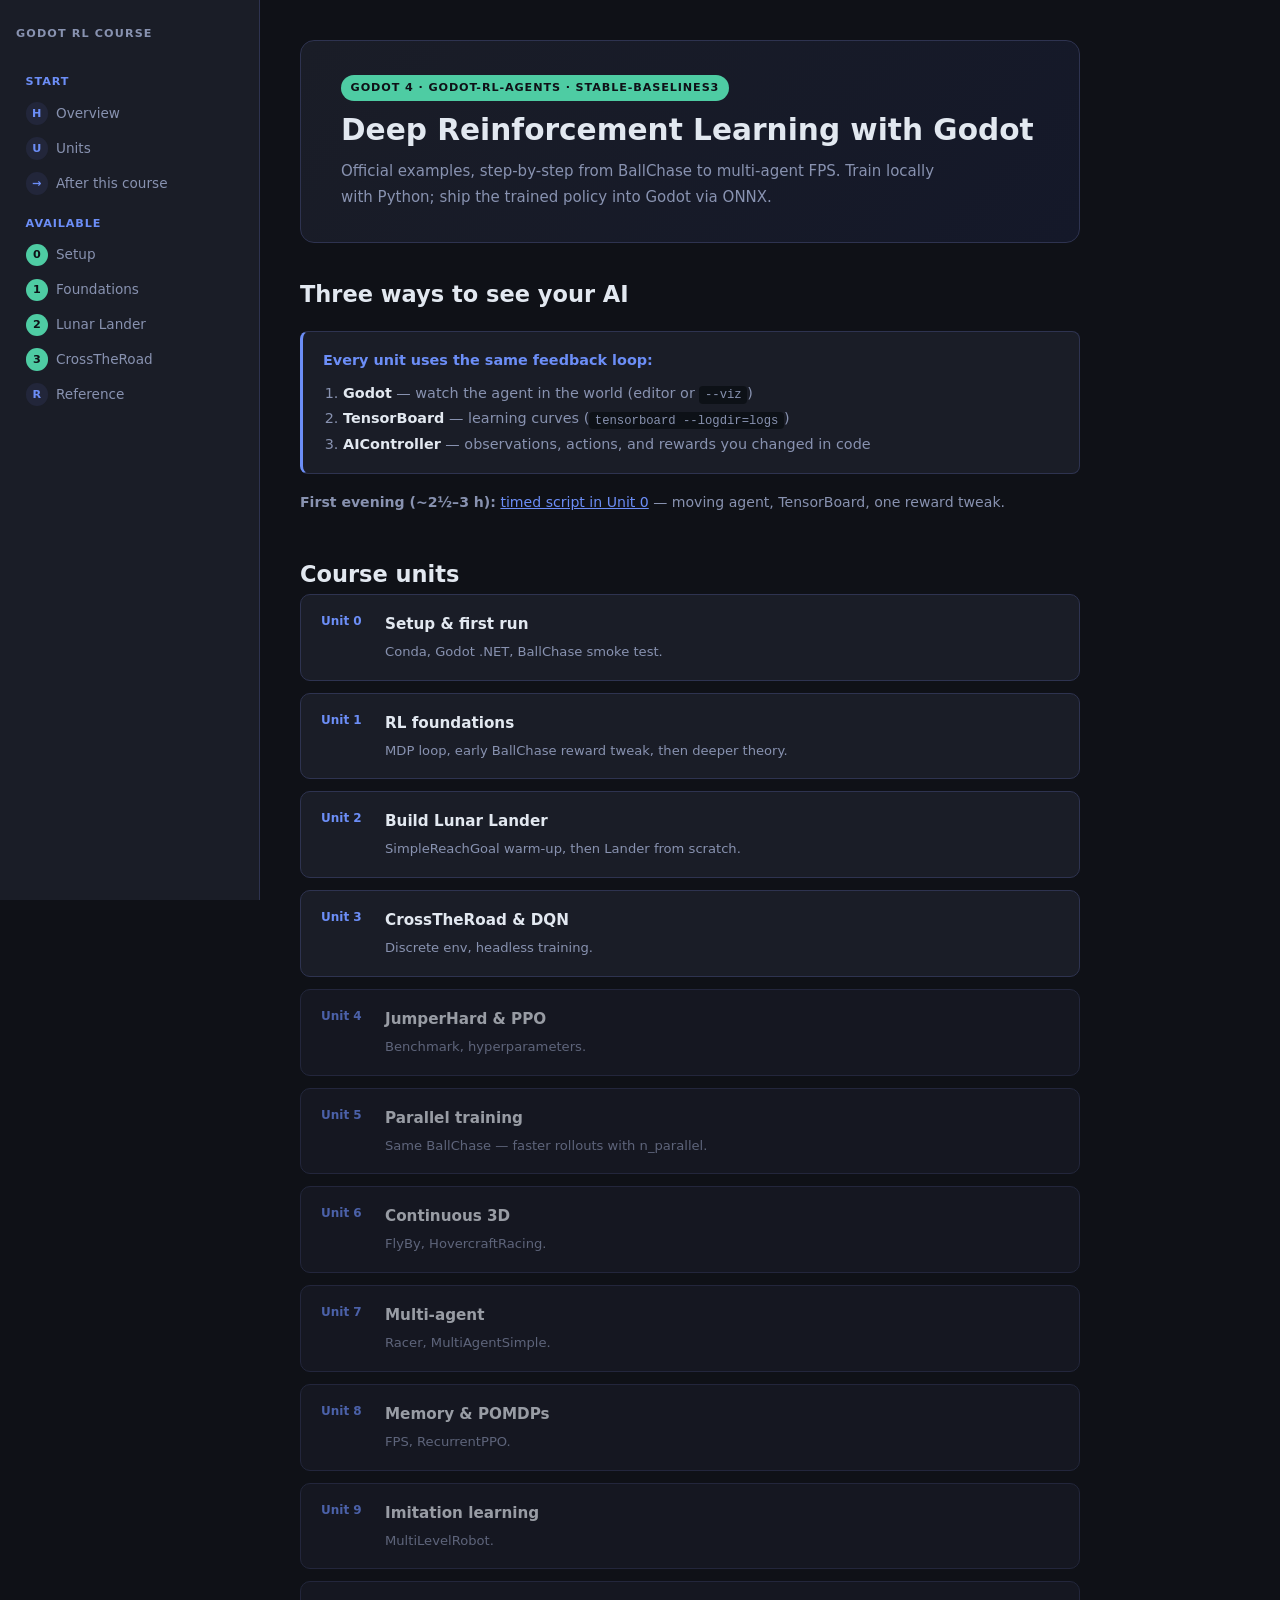
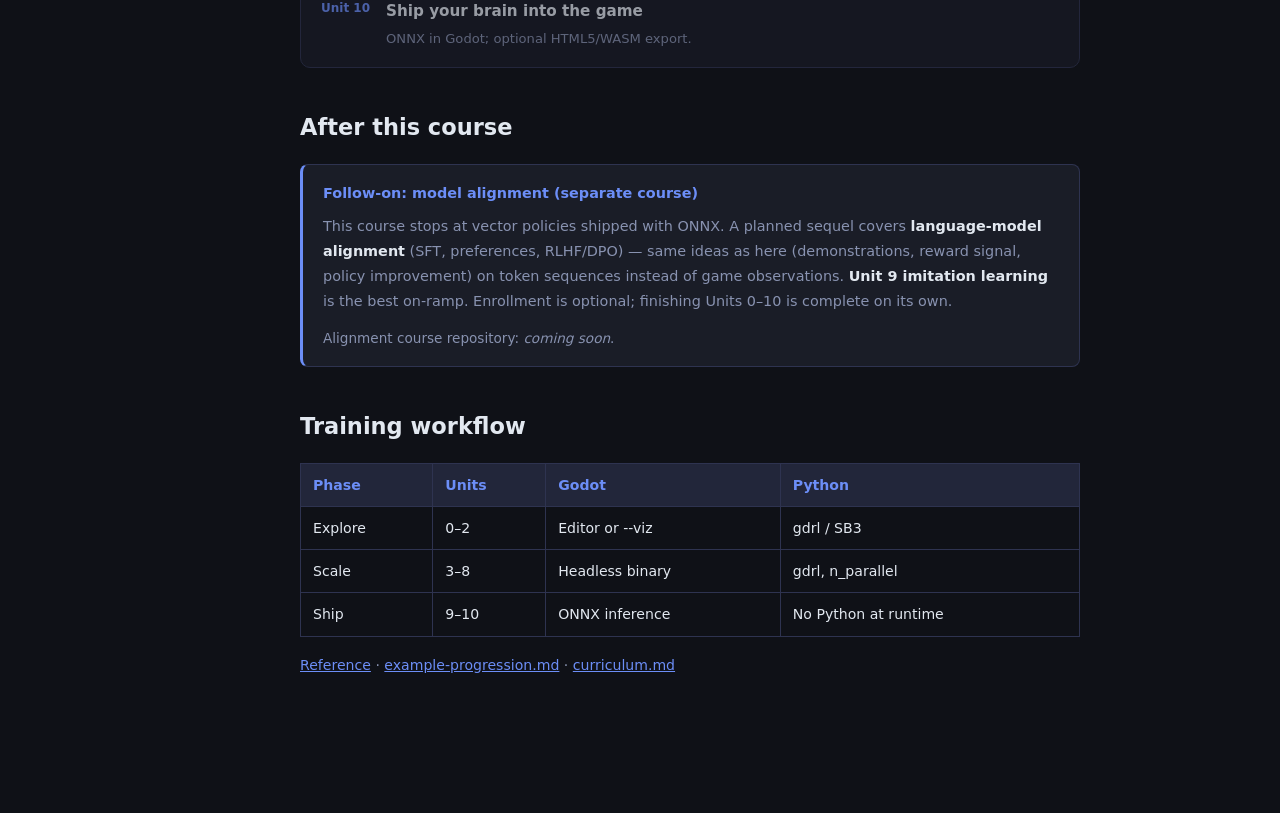
<file: index.html>
<!DOCTYPE html>
<html lang="en">
<head>
  <meta charset="UTF-8" />
  <meta name="viewport" content="width=device-width, initial-scale=1.0"/>
  <title>Godot Reinforcement Learning Course</title>
  <style>
    :root {
      --bg: #0f1117; --surface: #1a1d27; --surface2: #22263a; --border: #2e3350;
      --accent: #6c8ef7; --accent2: #4ecca3; --text: #e2e8f0; --muted: #8892b0; --code-bg: #0d1117;
    }
    *, *::before, *::after { box-sizing: border-box; margin: 0; padding: 0; }
    body { background: var(--bg); color: var(--text); font-family: "Segoe UI", system-ui, sans-serif; font-size: 15px; line-height: 1.75; }
    .layout { display: flex; min-height: 100vh; }
    .sidebar { width: 260px; flex-shrink: 0; background: var(--surface); border-right: 1px solid var(--border); padding: 1.5rem 1rem; position: sticky; top: 0; height: 100vh; overflow-y: auto; }
    .sidebar-title { font-size: 0.7rem; font-weight: 700; letter-spacing: 0.1em; text-transform: uppercase; color: var(--muted); margin-bottom: 1rem; }
    .sidebar nav a { display: flex; align-items: center; gap: 0.5rem; padding: 0.35rem 0.6rem; border-radius: 6px; text-decoration: none; font-size: 0.85rem; color: var(--muted); }
    .sidebar nav a:hover { background: var(--surface2); color: var(--text); }
    .sidebar nav .section-label { font-size: 0.7rem; font-weight: 700; letter-spacing: 0.08em; text-transform: uppercase; color: var(--accent); padding: 0.8rem 0.6rem 0.25rem; }
    .sidebar nav .num { display: inline-flex; align-items: center; justify-content: center; width: 1.4rem; height: 1.4rem; background: var(--surface2); border-radius: 50%; font-size: 0.7rem; font-weight: 700; color: var(--accent); flex-shrink: 0; }
    .sidebar nav a.done .num { background: var(--accent2); color: #0f1117; }
    .content { flex: 1; max-width: 860px; padding: 2.5rem 2.5rem 6rem; }
    .hero { background: linear-gradient(135deg, #1a1d27 0%, #141829 100%); border: 1px solid var(--border); border-radius: 14px; padding: 2rem 2.5rem; margin-bottom: 2rem; }
    .hero .tag { display: inline-block; background: var(--accent2); color: #0f1117; font-size: 0.7rem; font-weight: 700; letter-spacing: 0.08em; text-transform: uppercase; padding: 0.2rem 0.6rem; border-radius: 99px; margin-bottom: 0.75rem; }
    .hero h1 { font-size: 1.85rem; font-weight: 800; line-height: 1.2; margin-bottom: 0.6rem; }
    .hero p { color: var(--muted); max-width: 620px; }
    .section { margin-bottom: 2.5rem; }
    .section-header h2 { font-size: 1.25rem; font-weight: 700; margin-bottom: 1rem; }
    table { width: 100%; border-collapse: collapse; font-size: 0.88rem; margin: 1rem 0; }
    th, td { border: 1px solid var(--border); padding: 0.55rem 0.75rem; text-align: left; vertical-align: top; }
    th { background: var(--surface2); color: var(--accent); font-weight: 600; }
    .callout { background: var(--surface); border: 1px solid var(--border); border-left: 3px solid var(--accent); border-radius: 8px; padding: 1rem 1.25rem; margin: 1rem 0; font-size: 0.9rem; }
    .callout strong { color: var(--accent); }
    .unit-grid { display: grid; gap: 0.75rem; }
    .unit-card { display: flex; gap: 1rem; align-items: flex-start; background: var(--surface); border: 1px solid var(--border); border-radius: 10px; padding: 1rem 1.25rem; text-decoration: none; color: inherit; transition: border-color 0.15s; }
    a.unit-card:hover { border-color: var(--accent); }
    .unit-card .u-num { font-size: 0.75rem; font-weight: 800; color: var(--accent); min-width: 3rem; }
    .unit-card h3 { font-size: 0.95rem; font-weight: 700; margin-bottom: 0.2rem; }
    .unit-card p { font-size: 0.82rem; color: var(--muted); margin: 0; }
    .unit-card .example { font-size: 0.78rem; color: var(--accent2); margin-top: 0.3rem; }
    .unit-card.planned { opacity: 0.65; }
    code { background: var(--code-bg); padding: 0.1rem 0.35rem; border-radius: 4px; font-size: 0.85em; }
  </style>
</head>
<body>
<div class="layout">

  <aside class="sidebar">
    <p class="sidebar-title">Godot RL Course</p>
    <nav>
      <p class="section-label">Start</p>
      <a href="#overview"><span class="num">H</span> Overview</a>
      <a href="#units"><span class="num">U</span> Units</a>
      <a href="#after-this-course"><span class="num">→</span> After this course</a>
      <p class="section-label">Available</p>
      <a href="Unit-00.html" class="done"><span class="num">0</span> Setup</a>
      <a href="Unit-01.html" class="done"><span class="num">1</span> Foundations</a>
      <a href="Unit-02.html" class="done"><span class="num">2</span> Lunar Lander</a>
      <a href="Unit-03.html" class="done"><span class="num">3</span> CrossTheRoad</a>
      <a href="godot_rl_course_reference.html"><span class="num">R</span> Reference</a>
    </nav>
  </aside>

  <main class="content">

    <header class="hero" id="overview">
      <p class="tag">Godot 4 · godot-rl-agents · Stable-Baselines3</p>
      <h1>Deep Reinforcement Learning with Godot</h1>
      <p>Official examples, step-by-step from BallChase to multi-agent FPS. Train locally with Python; ship the trained policy into Godot via ONNX.</p>
    </header>

    <section class="section" id="three-views">
      <h2 class="section-header">Three ways to see your AI</h2>
      <div class="callout">
        <strong>Every unit uses the same feedback loop:</strong>
        <ol style="margin:0.5rem 0 0 1.25rem;color:var(--muted);font-size:0.9rem">
          <li><strong style="color:var(--text)">Godot</strong> — watch the agent in the world (editor or <code>--viz</code>)</li>
          <li><strong style="color:var(--text)">TensorBoard</strong> — learning curves (<code>tensorboard --logdir=logs</code>)</li>
          <li><strong style="color:var(--text)">AIController</strong> — observations, actions, and rewards you changed in code</li>
        </ol>
      </div>
      <p style="color:var(--muted);font-size:0.88rem;margin-top:0.75rem">
        <strong>First evening (~2½–3 h):</strong>
        <a href="Unit-00.html#first-evening" style="color:var(--accent)">timed script in Unit 0</a>
        — moving agent, TensorBoard, one reward tweak.
      </p>
    </section>

    <section class="section" id="units">
      <h2 class="section-header">Course units</h2>
      <div class="unit-grid">
        <a class="unit-card" href="Unit-00.html">
          <span class="u-num">Unit 0</span>
          <span><h3>Setup &amp; first run</h3><p>Conda, Godot .NET, BallChase smoke test.</p></span>
        </a>
        <a class="unit-card" href="Unit-01.html">
          <span class="u-num">Unit 1</span>
          <span><h3>RL foundations</h3><p>MDP loop, early BallChase reward tweak, then deeper theory.</p></span>
        </a>
        <a class="unit-card" href="Unit-02.html">
          <span class="u-num">Unit 2</span>
          <span><h3>Build Lunar Lander</h3><p>SimpleReachGoal warm-up, then Lander from scratch.</p></span>
        </a>
        <a class="unit-card" href="Unit-03.html">
          <span class="u-num">Unit 3</span>
          <span><h3>CrossTheRoad &amp; DQN</h3><p>Discrete env, headless training.</p></span>
        </a>
        <span class="unit-card planned">
          <span class="u-num">Unit 4</span>
          <span><h3>JumperHard &amp; PPO</h3><p>Benchmark, hyperparameters.</p></span>
        </span>
        <span class="unit-card planned">
          <span class="u-num">Unit 5</span>
          <span><h3>Parallel training</h3><p>Same BallChase — faster rollouts with n_parallel.</p></span>
        </span>
        <span class="unit-card planned">
          <span class="u-num">Unit 6</span>
          <span><h3>Continuous 3D</h3><p>FlyBy, HovercraftRacing.</p></span>
        </span>
        <span class="unit-card planned">
          <span class="u-num">Unit 7</span>
          <span><h3>Multi-agent</h3><p>Racer, MultiAgentSimple.</p></span>
        </span>
        <span class="unit-card planned">
          <span class="u-num">Unit 8</span>
          <span><h3>Memory &amp; POMDPs</h3><p>FPS, RecurrentPPO.</p></span>
        </span>
        <span class="unit-card planned">
          <span class="u-num">Unit 9</span>
          <span><h3>Imitation learning</h3><p>MultiLevelRobot.</p></span>
        </span>
        <span class="unit-card planned">
          <span class="u-num">Unit 10</span>
          <span><h3>Ship your brain into the game</h3><p>ONNX in Godot; optional HTML5/WASM export.</p></span>
        </span>
      </div>
    </section>

    <section class="section" id="after-this-course">
      <h2 class="section-header">After this course</h2>
      <div class="callout">
        <strong>Follow-on: model alignment (separate course)</strong>
        <p style="margin:0.5rem 0 0;color:var(--muted);font-size:0.9rem">
          This course stops at vector policies shipped with ONNX. A planned sequel covers
          <strong style="color:var(--text)">language-model alignment</strong> (SFT, preferences, RLHF/DPO) —
          same ideas as here (demonstrations, reward signal, policy improvement) on token sequences instead of game observations.
          <strong style="color:var(--text)">Unit 9 imitation learning</strong> is the best on-ramp. Enrollment is optional; finishing Units 0–10 is complete on its own.
        </p>
        <p style="margin:0.75rem 0 0;color:var(--muted);font-size:0.85rem">
          Alignment course repository: <em>coming soon</em>.
        </p>
      </div>
    </section>

    <section class="section">
      <h2 class="section-header">Training workflow</h2>
      <table>
        <thead><tr><th>Phase</th><th>Units</th><th>Godot</th><th>Python</th></tr></thead>
        <tbody>
          <tr><td>Explore</td><td>0–2</td><td>Editor or --viz</td><td>gdrl / SB3</td></tr>
          <tr><td>Scale</td><td>3–8</td><td>Headless binary</td><td>gdrl, n_parallel</td></tr>
          <tr><td>Ship</td><td>9–10</td><td>ONNX inference</td><td>No Python at runtime</td></tr>
        </tbody>
      </table>
      <p style="margin-top:1rem;color:var(--muted);font-size:0.88rem">
        <a href="godot_rl_course_reference.html" style="color:var(--accent)">Reference</a> ·
        <a href="docs/example-progression.md" style="color:var(--accent)">example-progression.md</a> ·
        <a href="docs/curriculum.md" style="color:var(--accent)">curriculum.md</a>
      </p>
    </section>

  </main>
</div>
</body>
</html>
</file>
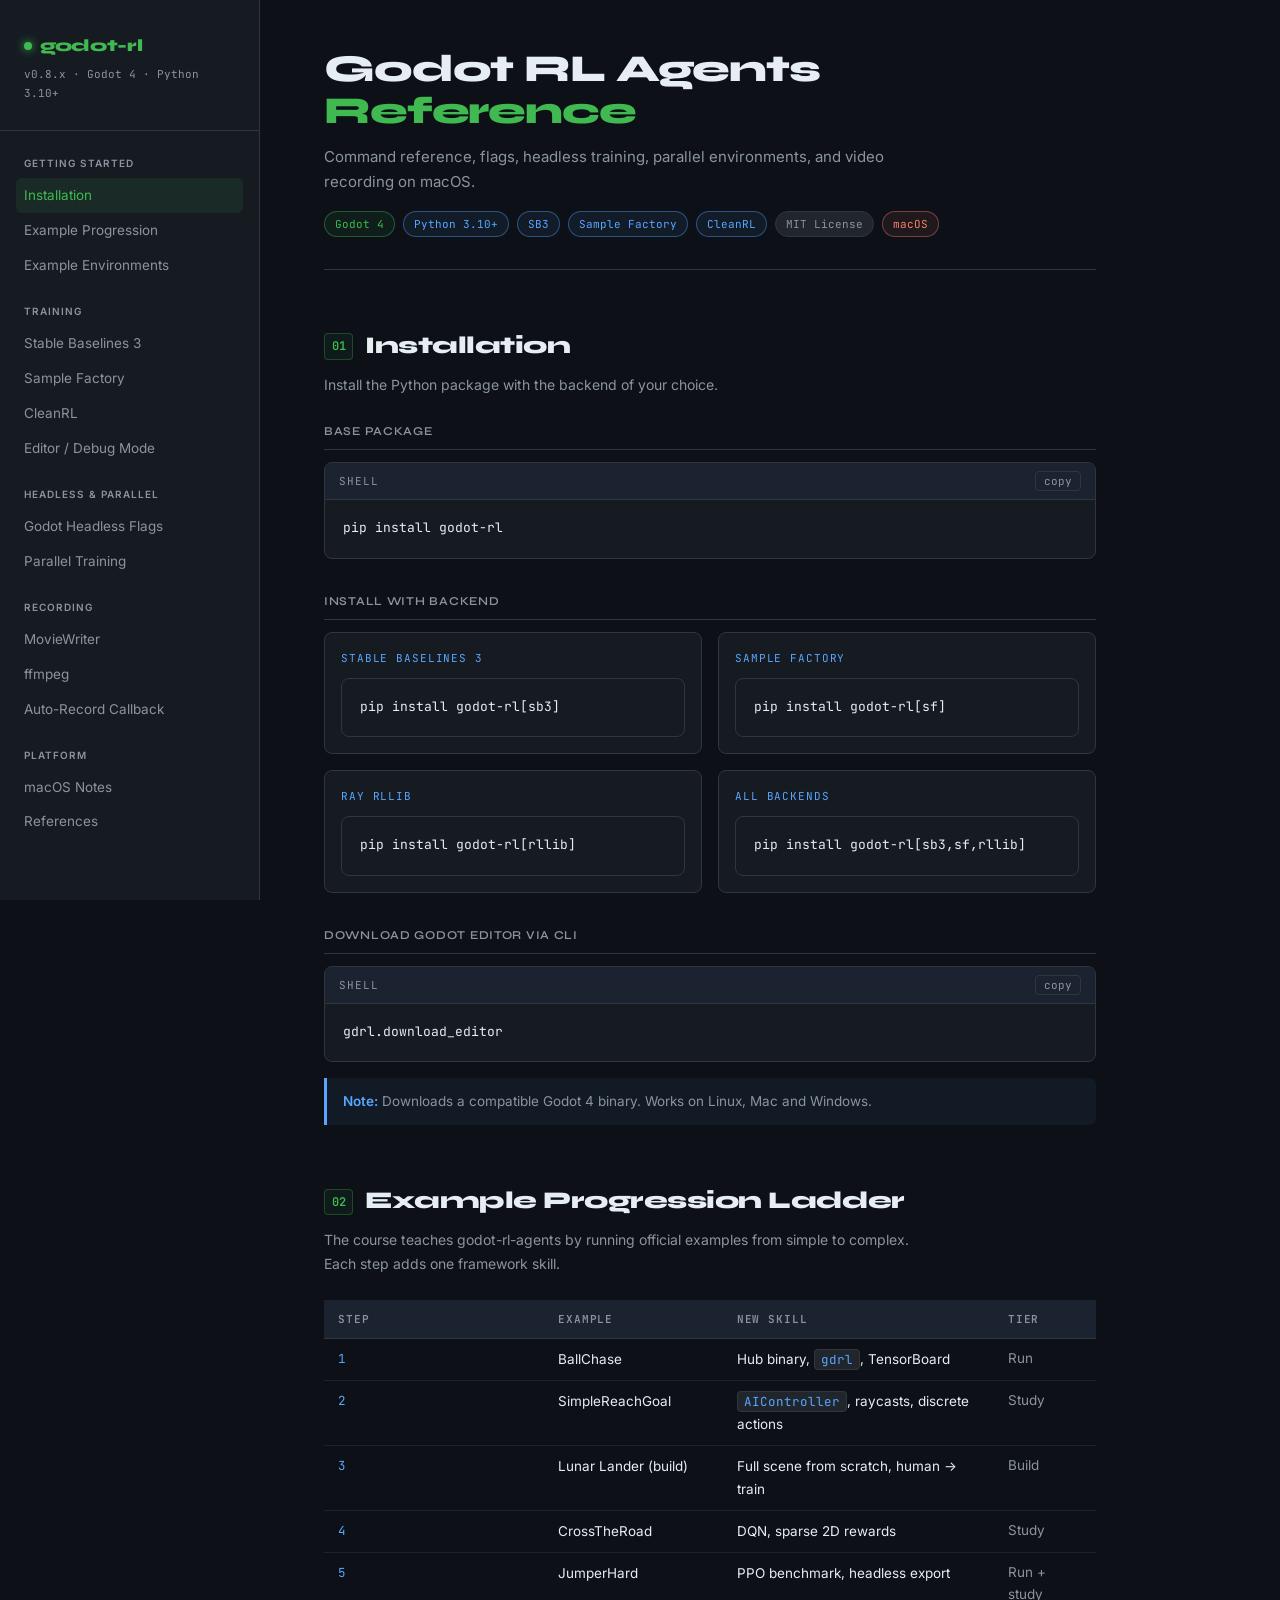
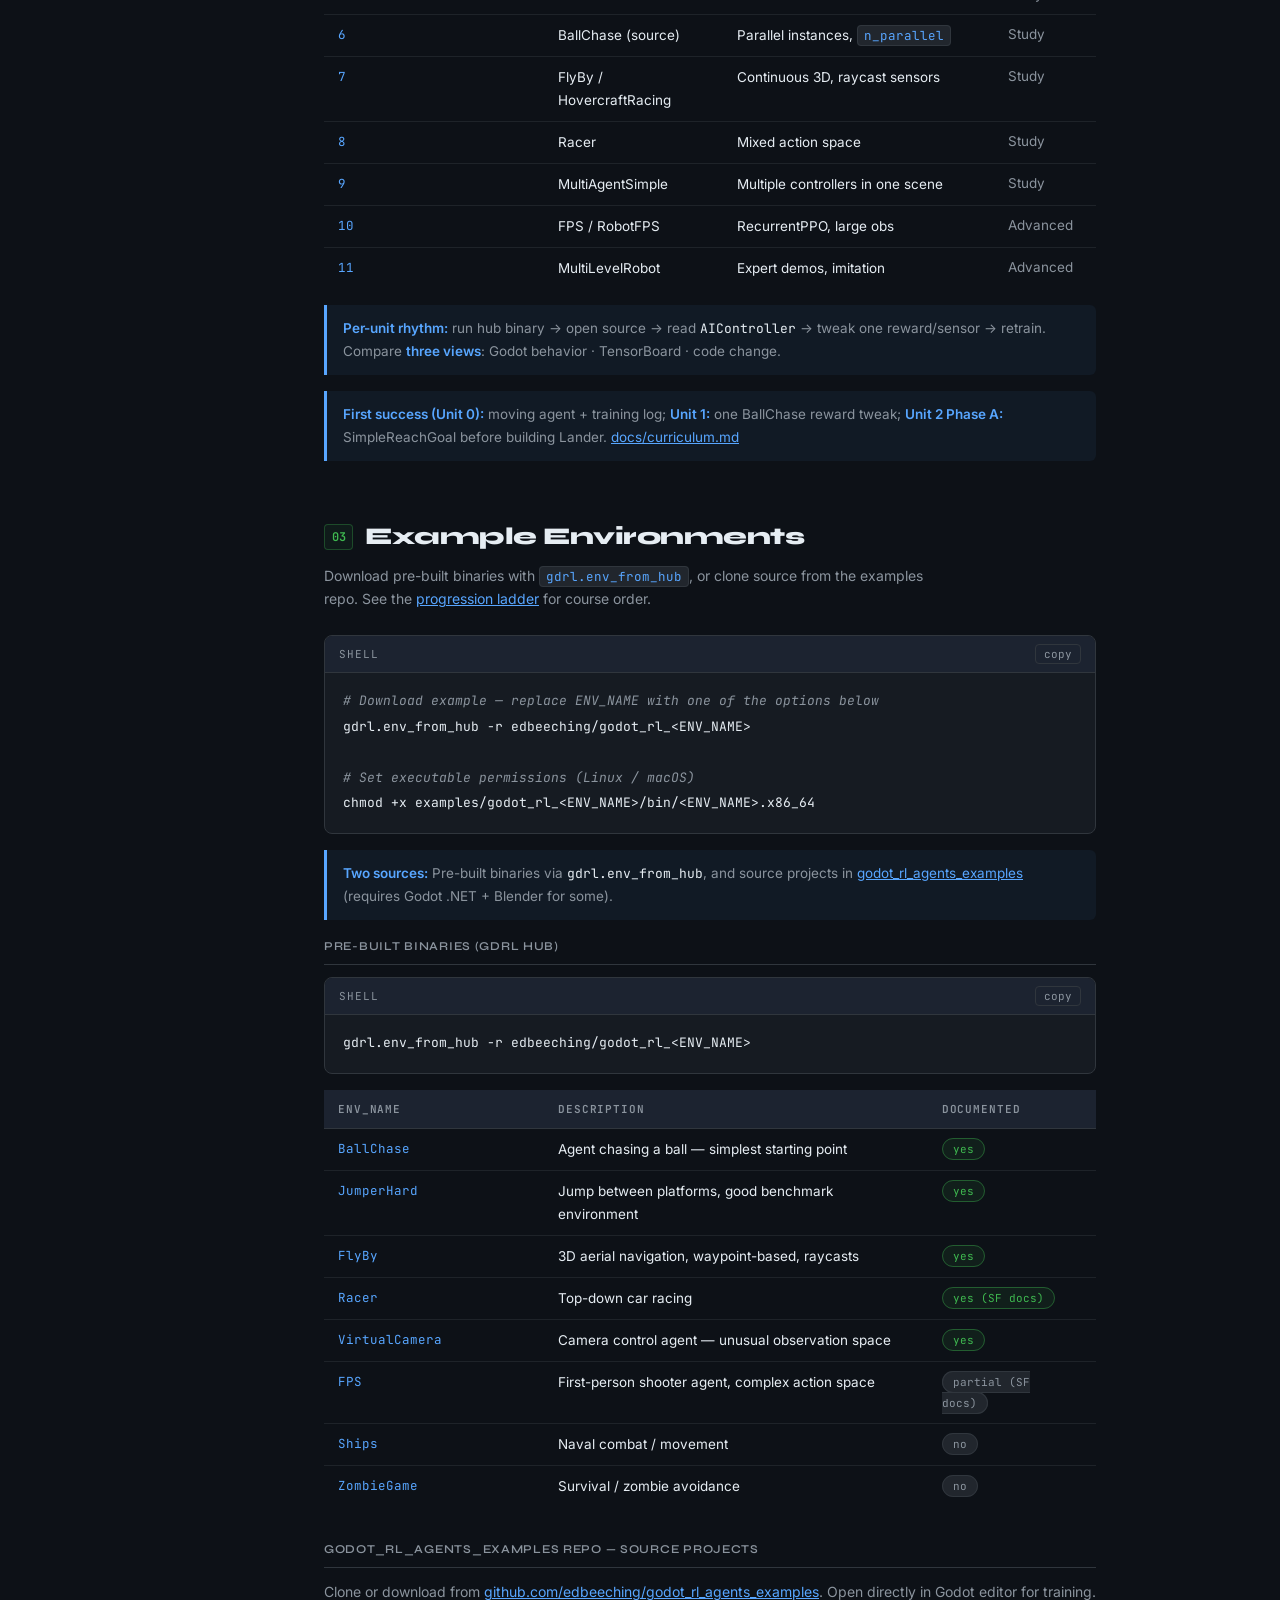
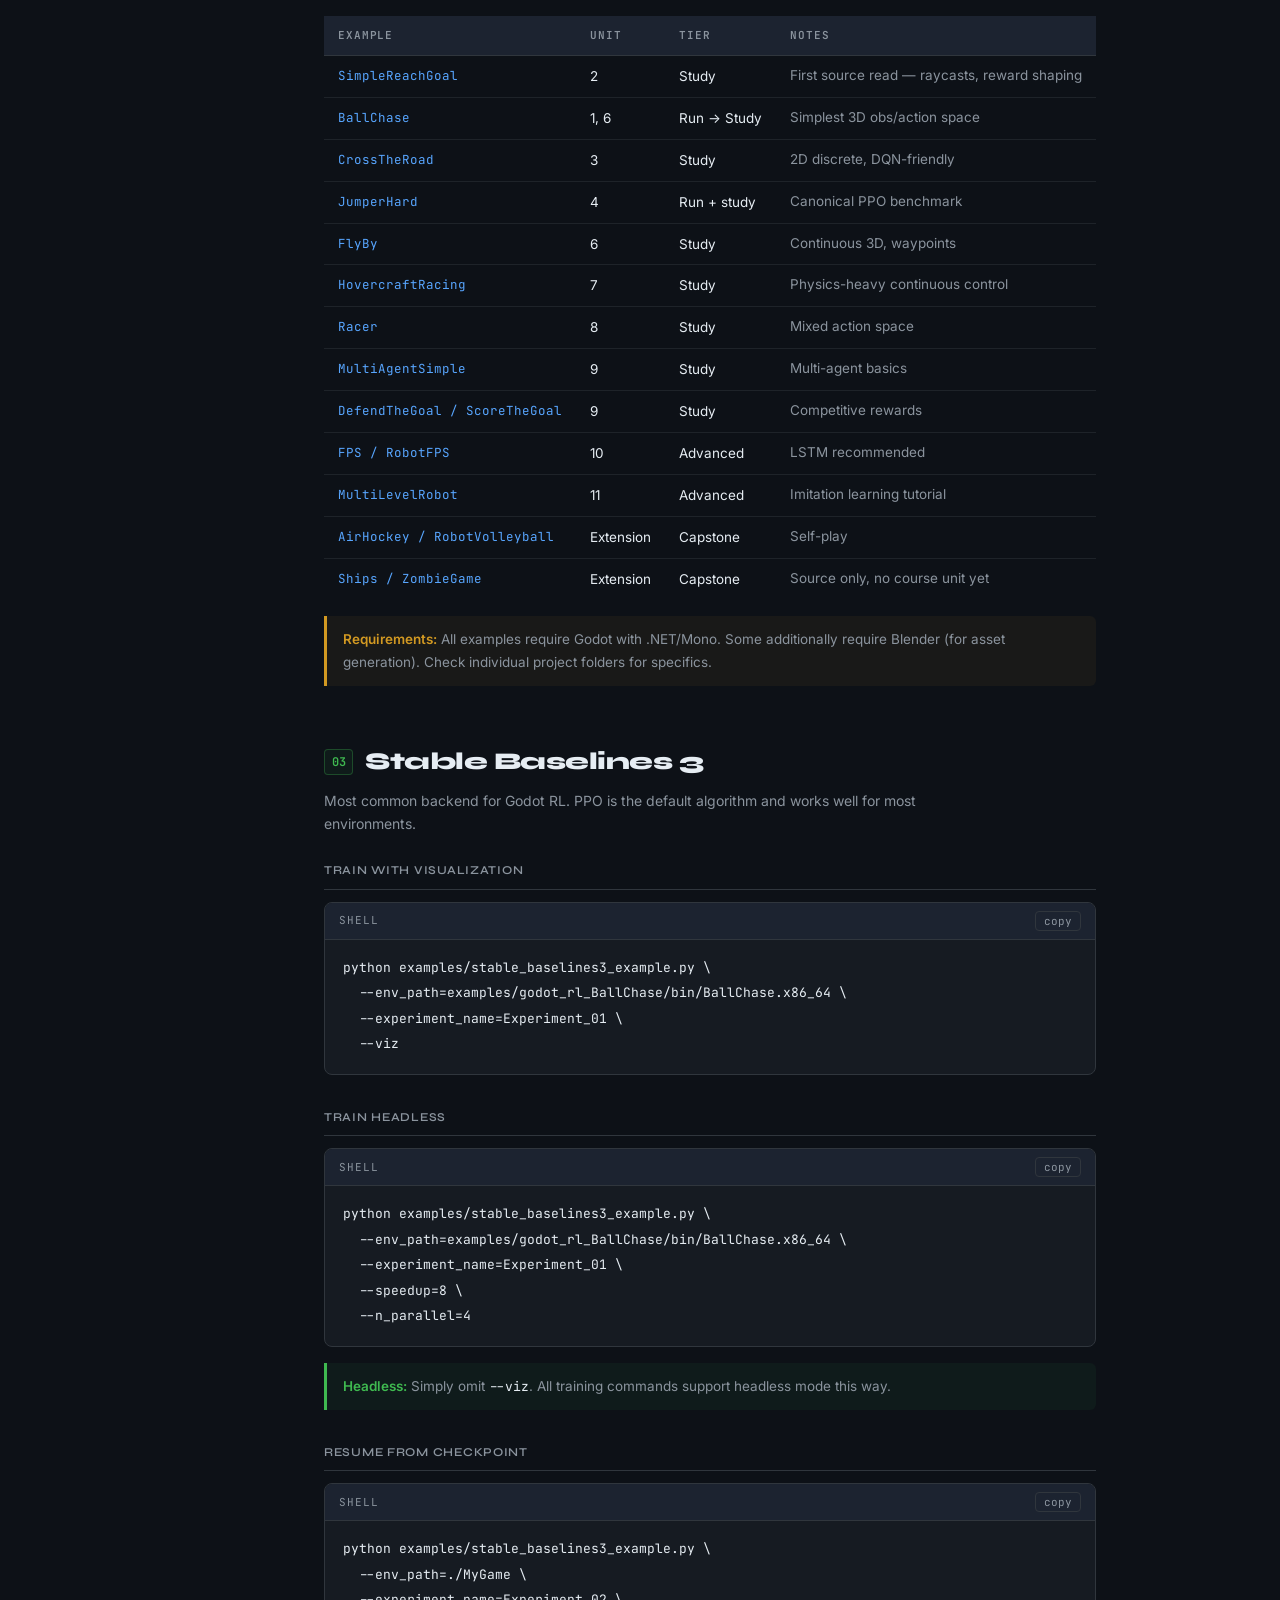
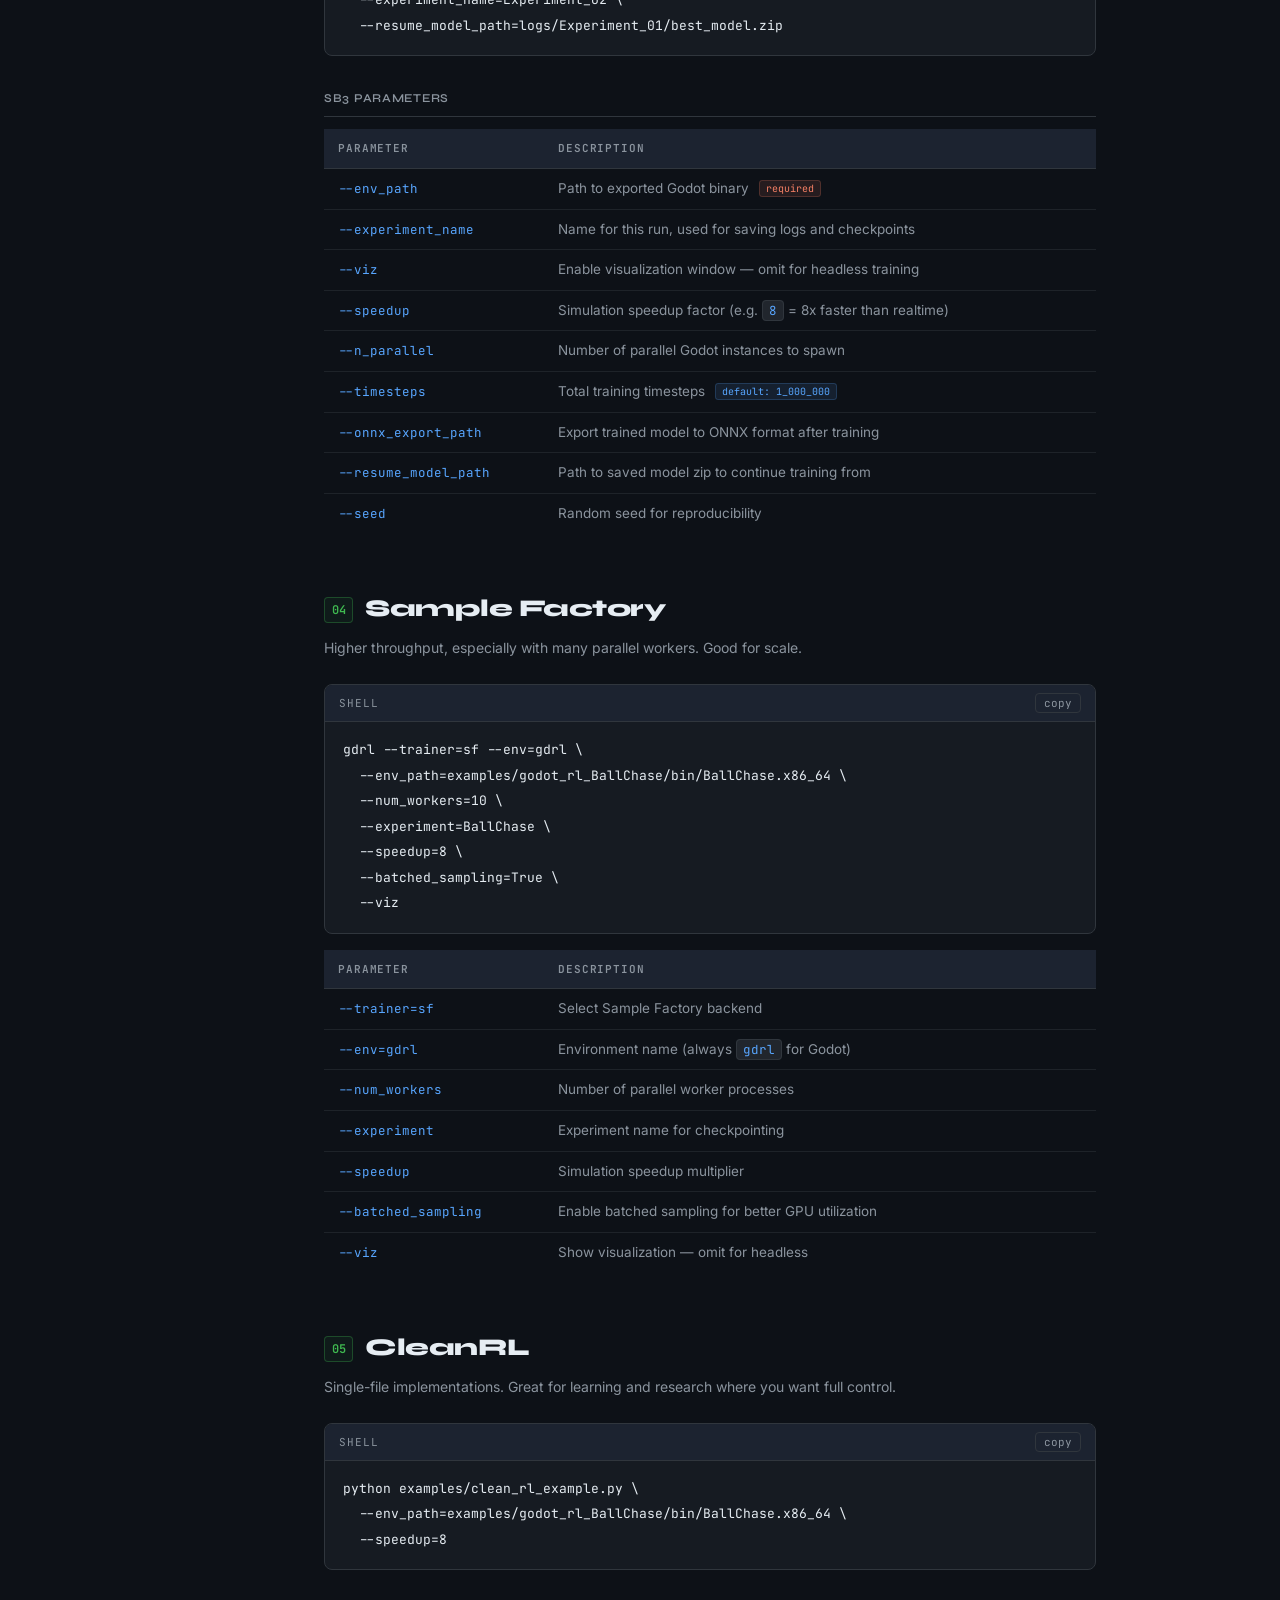
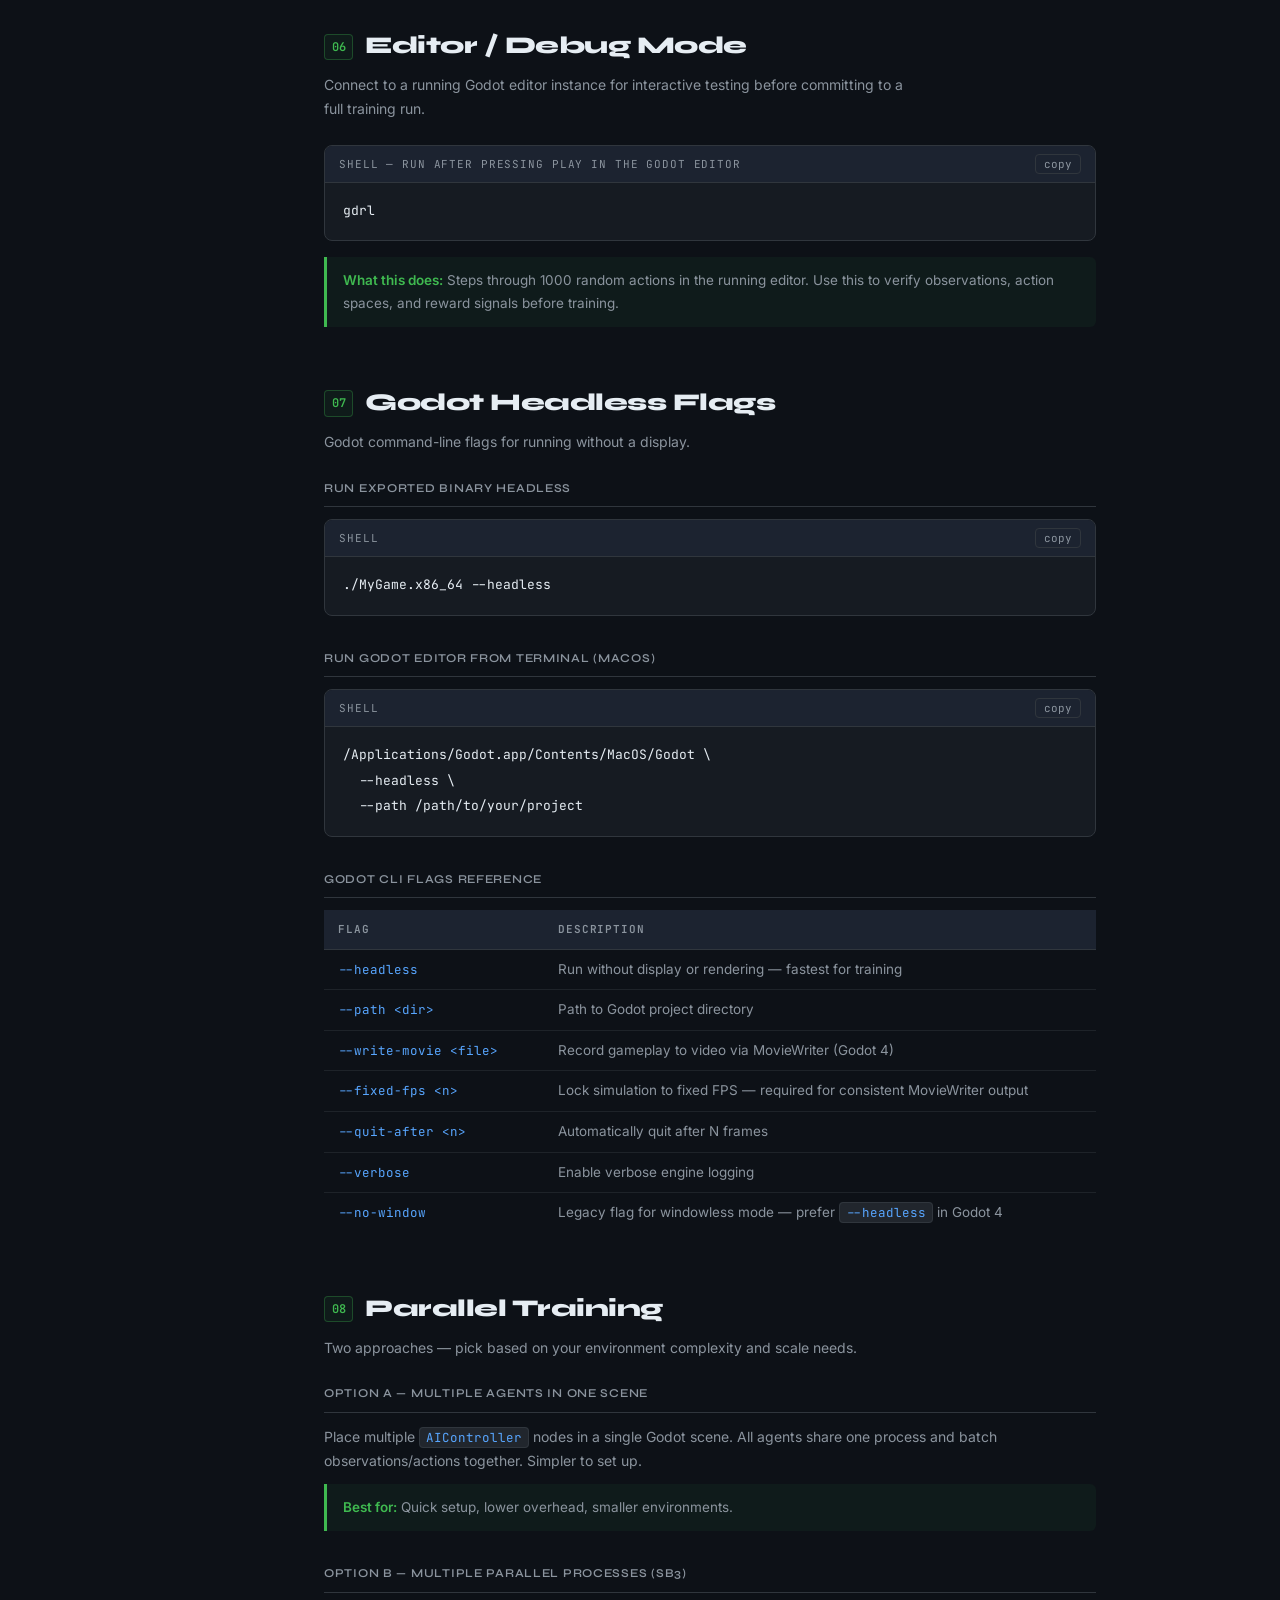
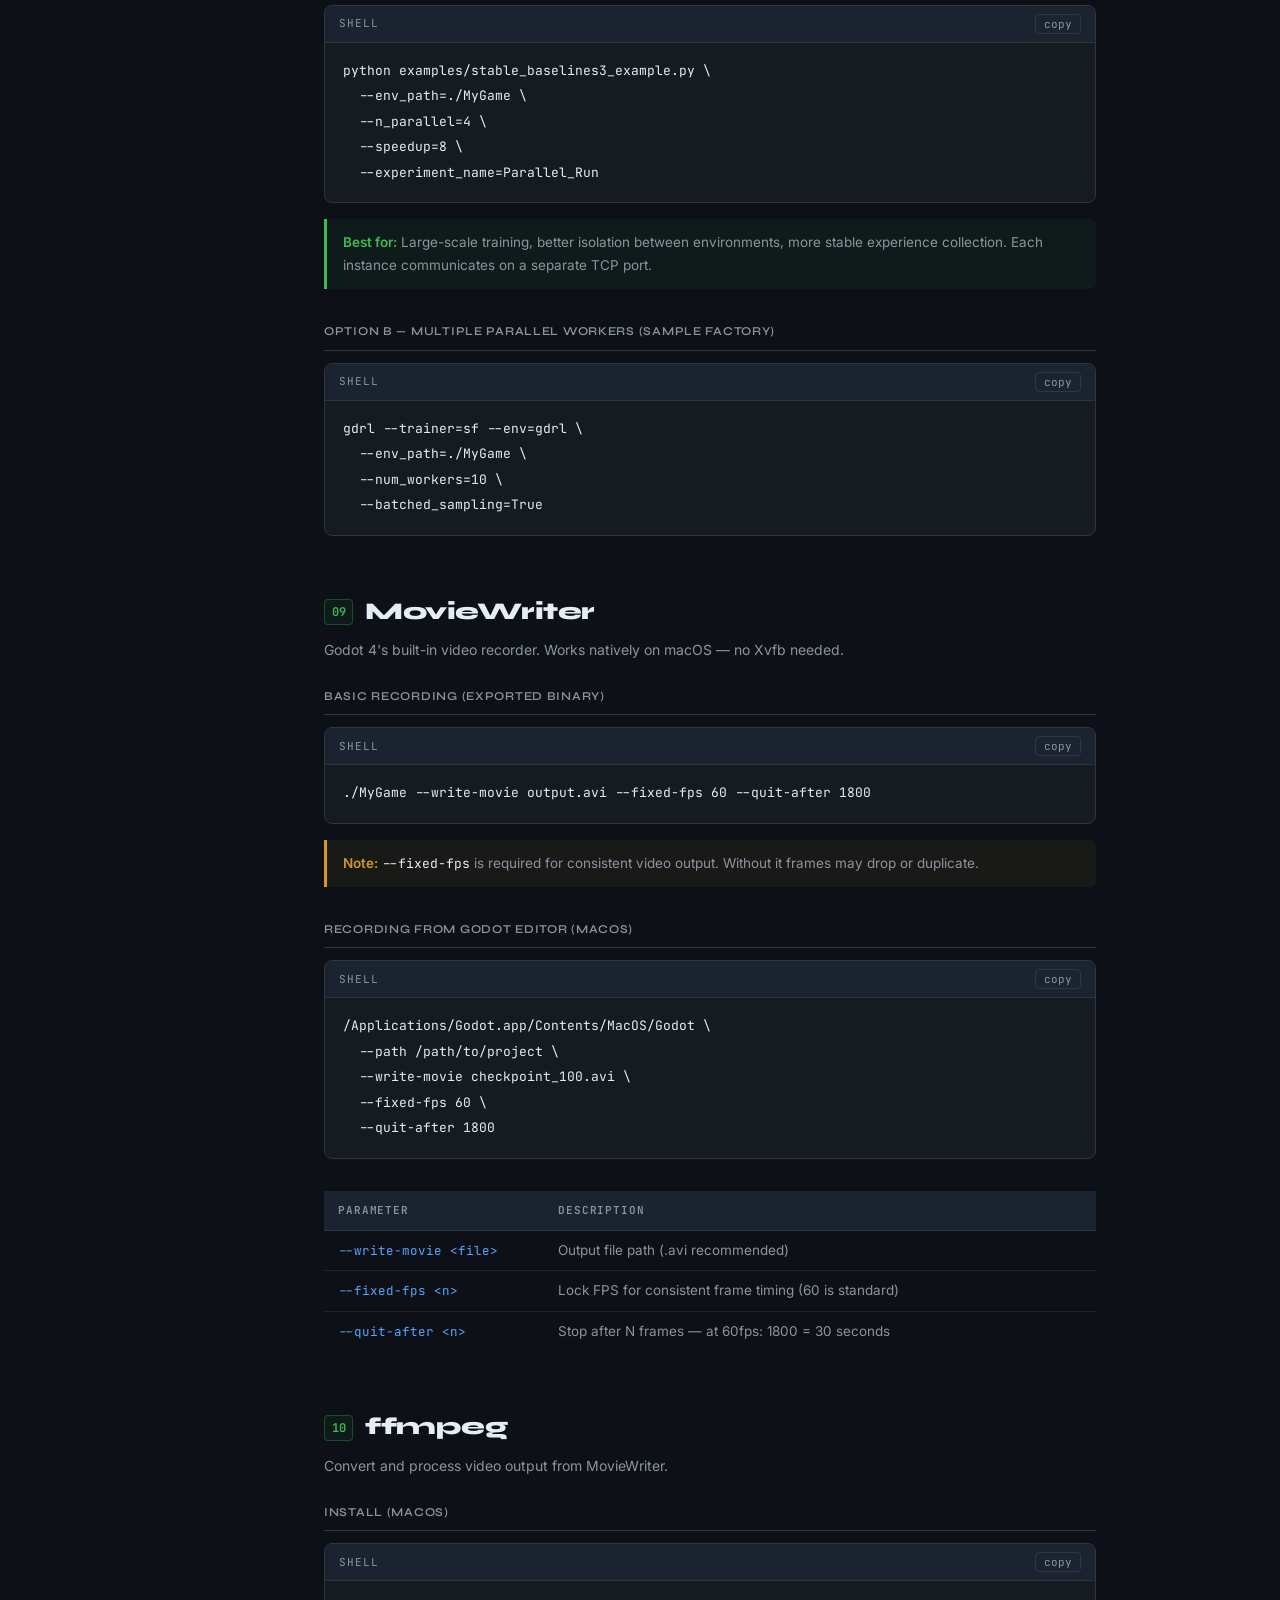
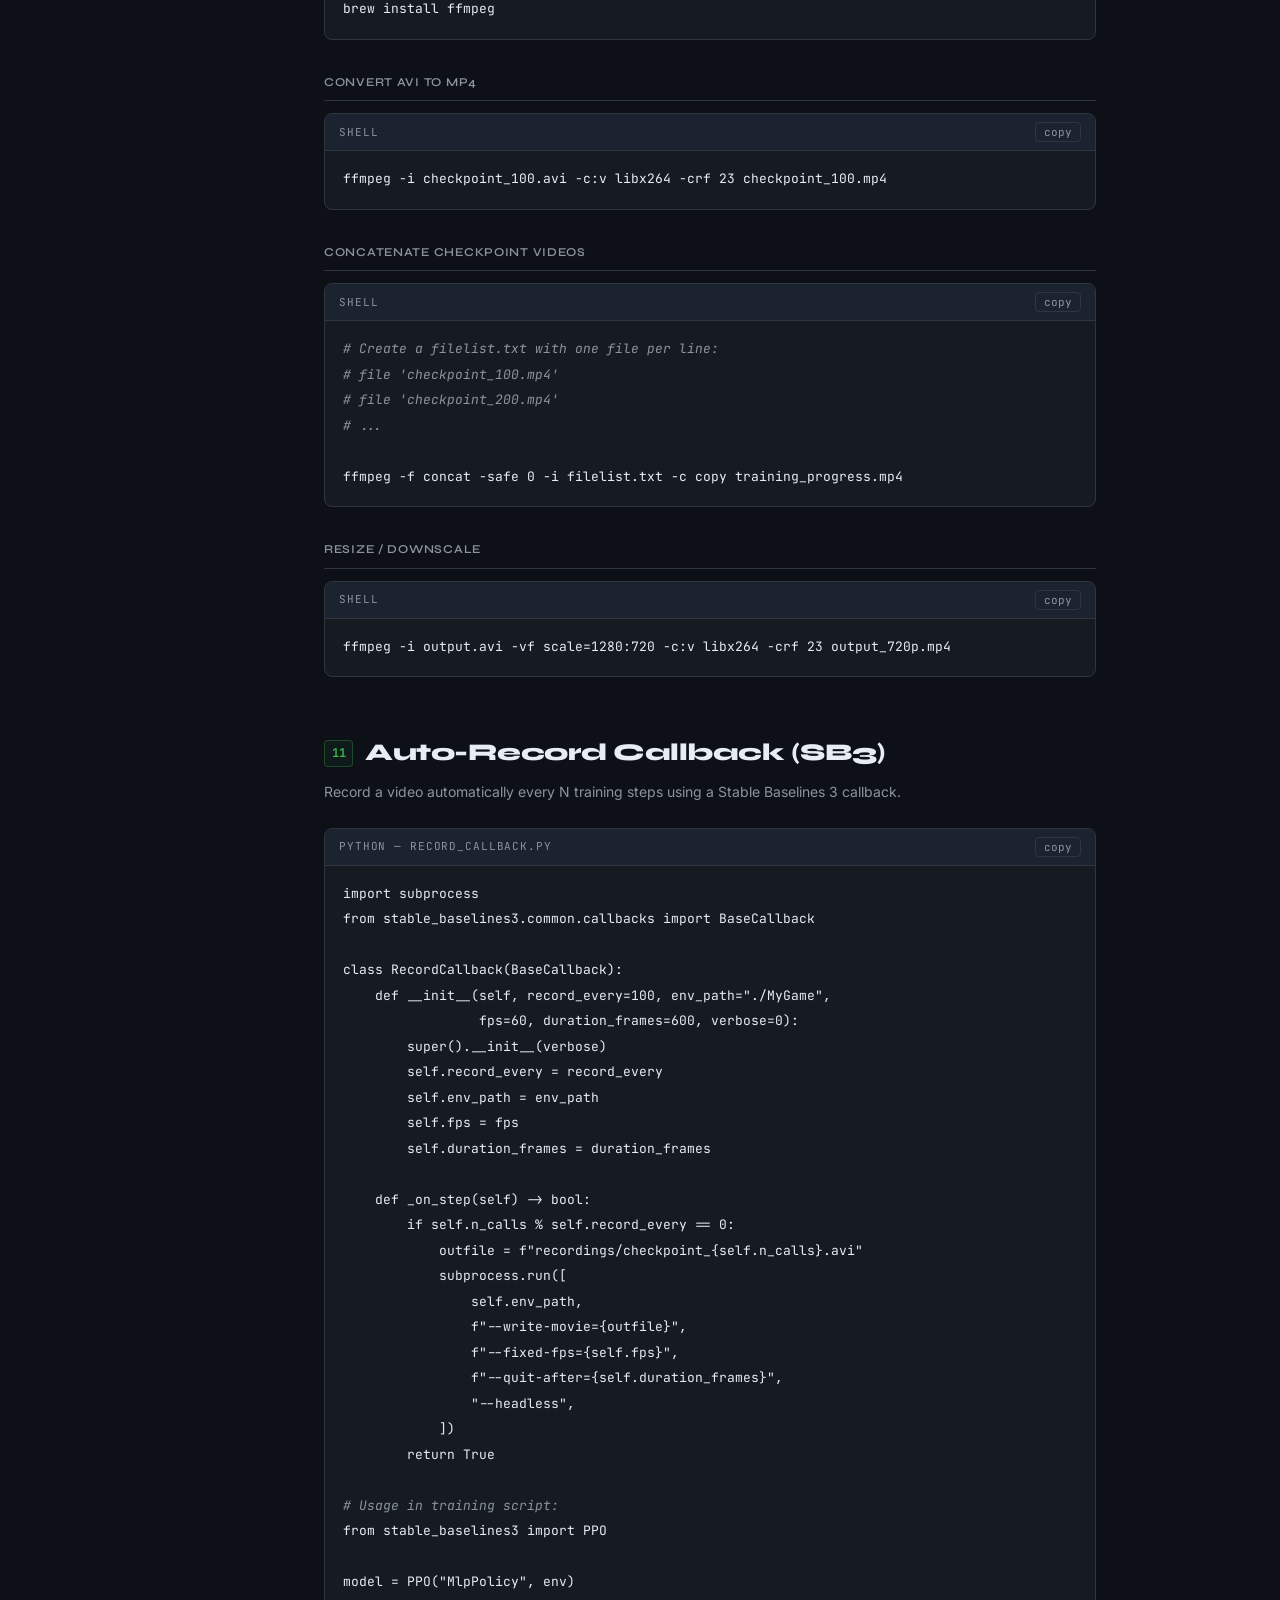
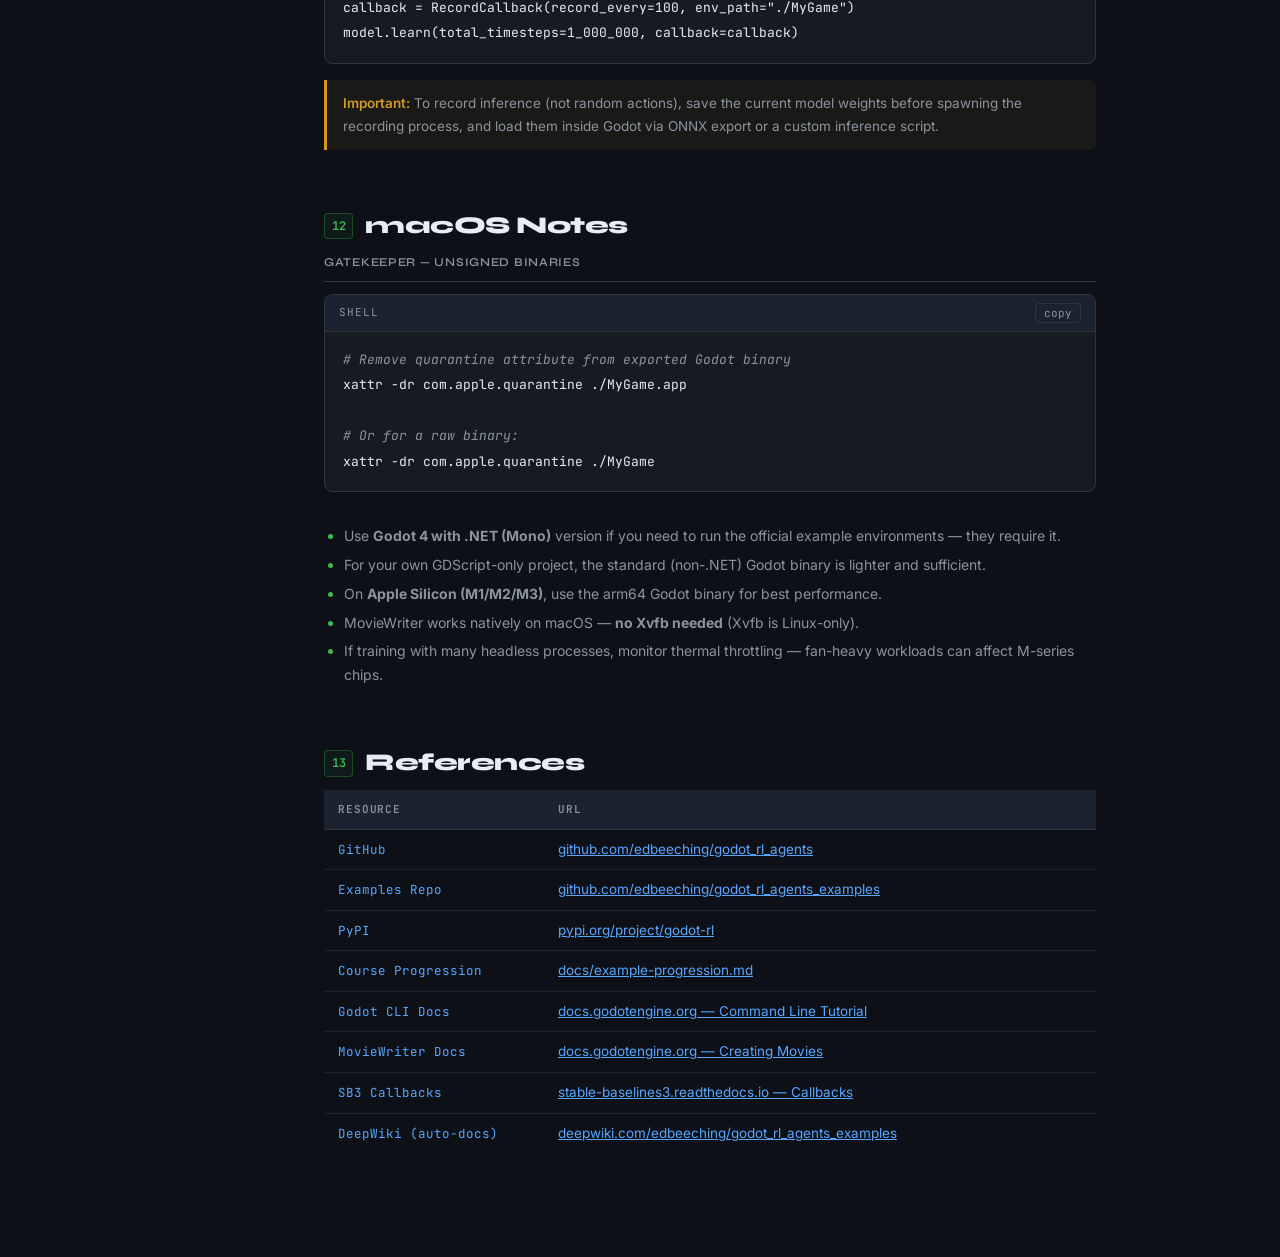
<file: godot_rl_course_reference.html>
<!DOCTYPE html>
<html lang="en">
<head>
<meta charset="UTF-8">
<meta name="viewport" content="width=device-width, initial-scale=1.0">
<title>Godot RL Agents — Reference</title>
<link rel="preconnect" href="https://fonts.googleapis.com">
<link href="https://fonts.googleapis.com/css2?family=JetBrains+Mono:wght@400;600&family=Syne:wght@400;600;800&family=Inter:wght@400;500&display=swap" rel="stylesheet">
<style>
  :root {
    --bg: #0d1117;
    --bg2: #161b22;
    --bg3: #1c2330;
    --border: #30363d;
    --accent: #3fb950;
    --accent2: #58a6ff;
    --accent3: #f78166;
    --text: #e6edf3;
    --text-muted: #8b949e;
    --code-bg: #161b22;
    --tag-bg: #21262d;
  }

  * { margin: 0; padding: 0; box-sizing: border-box; }

  body {
    background: var(--bg);
    color: var(--text);
    font-family: 'Inter', sans-serif;
    font-size: 15px;
    line-height: 1.7;
    min-height: 100vh;
  }

  /* Layout */
  .layout {
    display: grid;
    grid-template-columns: 260px 1fr;
    min-height: 100vh;
  }

  /* Sidebar */
  .sidebar {
    background: var(--bg2);
    border-right: 1px solid var(--border);
    padding: 32px 0;
    position: sticky;
    top: 0;
    height: 100vh;
    overflow-y: auto;
    scrollbar-width: thin;
    scrollbar-color: var(--border) transparent;
  }

  .sidebar-logo {
    padding: 0 24px 28px;
    border-bottom: 1px solid var(--border);
    margin-bottom: 24px;
  }

  .sidebar-logo .product {
    font-family: 'Syne', sans-serif;
    font-weight: 800;
    font-size: 17px;
    color: var(--accent);
    letter-spacing: -0.02em;
    display: flex;
    align-items: center;
    gap: 8px;
  }

  .sidebar-logo .product::before {
    content: '';
    display: inline-block;
    width: 8px;
    height: 8px;
    background: var(--accent);
    border-radius: 50%;
    box-shadow: 0 0 8px var(--accent);
    animation: pulse 2s ease-in-out infinite;
  }

  @keyframes pulse {
    0%, 100% { opacity: 1; box-shadow: 0 0 8px var(--accent); }
    50% { opacity: 0.5; box-shadow: 0 0 2px var(--accent); }
  }

  .sidebar-logo .sub {
    font-size: 11px;
    color: var(--text-muted);
    margin-top: 4px;
    font-family: 'JetBrains Mono', monospace;
  }

  .nav-section {
    padding: 0 16px 20px;
  }

  .nav-label {
    font-size: 10px;
    font-weight: 600;
    text-transform: uppercase;
    letter-spacing: 0.1em;
    color: var(--text-muted);
    padding: 0 8px;
    margin-bottom: 6px;
  }

  .nav-link {
    display: block;
    padding: 6px 8px;
    border-radius: 6px;
    color: var(--text-muted);
    text-decoration: none;
    font-size: 13.5px;
    transition: all 0.15s;
    font-family: 'Inter', sans-serif;
  }

  .nav-link:hover {
    background: var(--bg3);
    color: var(--text);
  }

  .nav-link.active {
    background: rgba(63, 185, 80, 0.1);
    color: var(--accent);
  }

  /* Main content */
  .main {
    padding: 48px 64px;
    max-width: 900px;
  }

  .page-header {
    margin-bottom: 56px;
    padding-bottom: 32px;
    border-bottom: 1px solid var(--border);
  }

  .page-header h1 {
    font-family: 'Syne', sans-serif;
    font-weight: 800;
    font-size: 38px;
    letter-spacing: -0.03em;
    color: var(--text);
    line-height: 1.1;
    margin-bottom: 12px;
  }

  .page-header h1 span {
    color: var(--accent);
  }

  .page-header p {
    color: var(--text-muted);
    font-size: 15px;
    max-width: 560px;
  }

  .badges {
    display: flex;
    gap: 8px;
    margin-top: 16px;
    flex-wrap: wrap;
  }

  .badge {
    font-family: 'JetBrains Mono', monospace;
    font-size: 11px;
    padding: 3px 10px;
    border-radius: 20px;
    border: 1px solid var(--border);
    color: var(--text-muted);
    background: var(--tag-bg);
  }

  .badge.green { border-color: rgba(63,185,80,0.4); color: var(--accent); background: rgba(63,185,80,0.08); }
  .badge.blue  { border-color: rgba(88,166,255,0.4); color: var(--accent2); background: rgba(88,166,255,0.08); }
  .badge.red   { border-color: rgba(247,129,102,0.4); color: var(--accent3); background: rgba(247,129,102,0.08); }

  /* Sections */
  .section {
    margin-bottom: 56px;
    scroll-margin-top: 32px;
  }

  .section-title {
    font-family: 'Syne', sans-serif;
    font-weight: 800;
    font-size: 24px;
    letter-spacing: -0.02em;
    color: var(--text);
    margin-bottom: 6px;
    display: flex;
    align-items: center;
    gap: 12px;
  }

  .section-title .num {
    font-size: 12px;
    color: var(--accent);
    font-family: 'JetBrains Mono', monospace;
    font-weight: 600;
    border: 1px solid rgba(63,185,80,0.3);
    padding: 2px 7px;
    border-radius: 4px;
    background: rgba(63,185,80,0.06);
  }

  .section-desc {
    color: var(--text-muted);
    font-size: 14px;
    margin-bottom: 24px;
    max-width: 600px;
  }

  .subsection {
    margin-bottom: 32px;
  }

  .subsection-title {
    font-family: 'Syne', sans-serif;
    font-weight: 600;
    font-size: 15px;
    color: var(--text-muted);
    text-transform: uppercase;
    letter-spacing: 0.06em;
    font-size: 12px;
    margin-bottom: 12px;
    padding-bottom: 8px;
    border-bottom: 1px solid var(--border);
  }

  /* Code blocks */
  .code-block {
    background: var(--code-bg);
    border: 1px solid var(--border);
    border-radius: 8px;
    overflow: hidden;
    margin-bottom: 16px;
  }

  .code-block-header {
    display: flex;
    align-items: center;
    justify-content: space-between;
    padding: 8px 14px;
    background: var(--bg3);
    border-bottom: 1px solid var(--border);
  }

  .code-label {
    font-family: 'JetBrains Mono', monospace;
    font-size: 11px;
    color: var(--text-muted);
    text-transform: uppercase;
    letter-spacing: 0.08em;
  }

  .copy-btn {
    font-family: 'JetBrains Mono', monospace;
    font-size: 11px;
    color: var(--text-muted);
    background: none;
    border: 1px solid var(--border);
    border-radius: 4px;
    padding: 2px 8px;
    cursor: pointer;
    transition: all 0.15s;
  }

  .copy-btn:hover { color: var(--accent); border-color: rgba(63,185,80,0.4); }
  .copy-btn.copied { color: var(--accent); border-color: rgba(63,185,80,0.4); }

  pre {
    padding: 16px 18px;
    overflow-x: auto;
    scrollbar-width: thin;
    scrollbar-color: var(--border) transparent;
  }

  code {
    font-family: 'JetBrains Mono', monospace;
    font-size: 13px;
    line-height: 1.7;
    color: var(--text);
  }

  .code-block code .cmd { color: #79c0ff; }
  .code-block code .flag { color: var(--accent); }
  .code-block code .val { color: #ffa657; }
  .code-block code .comment { color: var(--text-muted); font-style: italic; }
  .code-block code .path { color: #d2a8ff; }

  /* Inline code */
  p code, li code, td code {
    font-family: 'JetBrains Mono', monospace;
    font-size: 12.5px;
    background: var(--tag-bg);
    border: 1px solid var(--border);
    padding: 1px 6px;
    border-radius: 4px;
    color: var(--accent2);
  }

  /* Parameter table */
  .param-table {
    width: 100%;
    border-collapse: collapse;
    margin-bottom: 16px;
    font-size: 13.5px;
  }

  .param-table thead tr {
    background: var(--bg3);
  }

  .param-table th {
    text-align: left;
    padding: 10px 14px;
    font-family: 'JetBrains Mono', monospace;
    font-size: 11px;
    text-transform: uppercase;
    letter-spacing: 0.08em;
    color: var(--text-muted);
    border-bottom: 1px solid var(--border);
    font-weight: 600;
  }

  .param-table td {
    padding: 9px 14px;
    border-bottom: 1px solid rgba(48,54,61,0.5);
    vertical-align: top;
  }

  .param-table tr:last-child td { border-bottom: none; }

  .param-table tr:hover td { background: rgba(255,255,255,0.02); }

  .param-table td:first-child {
    font-family: 'JetBrains Mono', monospace;
    font-size: 12.5px;
    color: var(--accent2);
    white-space: nowrap;
    width: 220px;
  }

  .param-table td:last-child {
    color: var(--text-muted);
    line-height: 1.6;
  }

  .param-table .opt {
    font-size: 10px;
    padding: 1px 6px;
    border-radius: 3px;
    background: rgba(88,166,255,0.1);
    border: 1px solid rgba(88,166,255,0.2);
    color: var(--accent2);
    margin-left: 6px;
    font-family: 'JetBrains Mono', monospace;
    vertical-align: middle;
  }

  .param-table .req {
    font-size: 10px;
    padding: 1px 6px;
    border-radius: 3px;
    background: rgba(247,129,102,0.1);
    border: 1px solid rgba(247,129,102,0.2);
    color: var(--accent3);
    margin-left: 6px;
    font-family: 'JetBrains Mono', monospace;
    vertical-align: middle;
  }

  /* Note / callout */
  .callout {
    border-left: 3px solid var(--accent);
    background: rgba(63,185,80,0.06);
    border-radius: 0 6px 6px 0;
    padding: 12px 16px;
    margin-bottom: 16px;
    font-size: 13.5px;
    color: var(--text-muted);
  }

  .callout strong { color: var(--accent); font-weight: 600; }

  .callout-warn {
    border-left-color: #d29922;
    background: rgba(210,153,34,0.06);
  }
  .callout-warn strong { color: #d29922; }

  .callout-info {
    border-left-color: var(--accent2);
    background: rgba(88,166,255,0.06);
  }
  .callout-info strong { color: var(--accent2); }

  /* Prose */
  p { margin-bottom: 12px; color: var(--text-muted); font-size: 14px; }

  ul { padding-left: 20px; margin-bottom: 16px; }
  li { color: var(--text-muted); font-size: 14px; margin-bottom: 5px; }
  li::marker { color: var(--accent); }

  /* Two-col install grid */
  .install-grid {
    display: grid;
    grid-template-columns: 1fr 1fr;
    gap: 16px;
    margin-bottom: 16px;
  }

  .install-card {
    background: var(--bg2);
    border: 1px solid var(--border);
    border-radius: 8px;
    padding: 16px;
  }

  .install-card .card-title {
    font-family: 'JetBrains Mono', monospace;
    font-size: 11px;
    text-transform: uppercase;
    letter-spacing: 0.08em;
    color: var(--accent2);
    margin-bottom: 10px;
  }

  /* Responsive */
  @media (max-width: 900px) {
    .layout { grid-template-columns: 1fr; }
    .sidebar { display: none; }
    .main { padding: 32px 24px; }
    .install-grid { grid-template-columns: 1fr; }
  }
</style>
</head>
<body>

<div class="layout">

  <!-- Sidebar Nav -->
  <aside class="sidebar">
    <div class="sidebar-logo">
      <div class="product">godot-rl</div>
      <div class="sub">v0.8.x · Godot 4 · Python 3.10+</div>
    </div>

    <nav>
      <div class="nav-section">
        <div class="nav-label">Getting Started</div>
        <a href="#installation" class="nav-link">Installation</a>
        <a href="#progression" class="nav-link">Example Progression</a>
        <a href="#examples" class="nav-link">Example Environments</a>
      </div>

      <div class="nav-section">
        <div class="nav-label">Training</div>
        <a href="#sb3" class="nav-link">Stable Baselines 3</a>
        <a href="#sf" class="nav-link">Sample Factory</a>
        <a href="#cleanrl" class="nav-link">CleanRL</a>
        <a href="#editor-mode" class="nav-link">Editor / Debug Mode</a>
      </div>

      <div class="nav-section">
        <div class="nav-label">Headless & Parallel</div>
        <a href="#headless" class="nav-link">Godot Headless Flags</a>
        <a href="#parallel" class="nav-link">Parallel Training</a>
      </div>

      <div class="nav-section">
        <div class="nav-label">Recording</div>
        <a href="#moviewriter" class="nav-link">MovieWriter</a>
        <a href="#ffmpeg" class="nav-link">ffmpeg</a>
        <a href="#callback" class="nav-link">Auto-Record Callback</a>
      </div>

      <div class="nav-section">
        <div class="nav-label">Platform</div>
        <a href="#macos" class="nav-link">macOS Notes</a>
        <a href="#refs" class="nav-link">References</a>
      </div>
    </nav>
  </aside>

  <!-- Main -->
  <main class="main">

    <div class="page-header">
      <h1>Godot RL Agents<br><span>Reference</span></h1>
      <p>Command reference, flags, headless training, parallel environments, and video recording on macOS.</p>
      <div class="badges">
        <span class="badge green">Godot 4</span>
        <span class="badge blue">Python 3.10+</span>
        <span class="badge blue">SB3</span>
        <span class="badge blue">Sample Factory</span>
        <span class="badge blue">CleanRL</span>
        <span class="badge">MIT License</span>
        <span class="badge red">macOS</span>
      </div>
    </div>


    <!-- 1. Installation -->
    <section class="section" id="installation">
      <div class="section-title"><span class="num">01</span> Installation</div>
      <p class="section-desc">Install the Python package with the backend of your choice.</p>

      <div class="subsection">
        <div class="subsection-title">Base Package</div>
        <div class="code-block">
          <div class="code-block-header">
            <span class="code-label">shell</span>
            <button class="copy-btn" onclick="copyCode(this)">copy</button>
          </div>
          <pre><code>pip install godot-rl</code></pre>
        </div>
      </div>

      <div class="subsection">
        <div class="subsection-title">Install with Backend</div>
        <div class="install-grid">
          <div class="install-card">
            <div class="card-title">Stable Baselines 3</div>
            <div class="code-block" style="margin-bottom:0">
              <pre><code>pip install godot-rl[sb3]</code></pre>
            </div>
          </div>
          <div class="install-card">
            <div class="card-title">Sample Factory</div>
            <div class="code-block" style="margin-bottom:0">
              <pre><code>pip install godot-rl[sf]</code></pre>
            </div>
          </div>
          <div class="install-card">
            <div class="card-title">Ray RLLib</div>
            <div class="code-block" style="margin-bottom:0">
              <pre><code>pip install godot-rl[rllib]</code></pre>
            </div>
          </div>
          <div class="install-card">
            <div class="card-title">All Backends</div>
            <div class="code-block" style="margin-bottom:0">
              <pre><code>pip install godot-rl[sb3,sf,rllib]</code></pre>
            </div>
          </div>
        </div>
      </div>

      <div class="subsection">
        <div class="subsection-title">Download Godot Editor via CLI</div>
        <div class="code-block">
          <div class="code-block-header">
            <span class="code-label">shell</span>
            <button class="copy-btn" onclick="copyCode(this)">copy</button>
          </div>
          <pre><code>gdrl.download_editor</code></pre>
        </div>
        <div class="callout-info callout"><strong>Note:</strong> Downloads a compatible Godot 4 binary. Works on Linux, Mac and Windows.</div>
      </div>
    </section>


    <!-- 2. Example Progression -->
    <section class="section" id="progression">
      <div class="section-title"><span class="num">02</span> Example Progression Ladder</div>
      <p class="section-desc">The course teaches godot-rl-agents by running official examples from simple to complex. Each step adds one framework skill.</p>

      <table class="param-table">
        <thead><tr><th>Step</th><th>Example</th><th>New skill</th><th>Tier</th></tr></thead>
        <tbody>
          <tr><td>1</td><td>BallChase</td><td>Hub binary, <code>gdrl</code>, TensorBoard</td><td>Run</td></tr>
          <tr><td>2</td><td>SimpleReachGoal</td><td><code>AIController</code>, raycasts, discrete actions</td><td>Study</td></tr>
          <tr><td>3</td><td>Lunar Lander (build)</td><td>Full scene from scratch, human → train</td><td>Build</td></tr>
          <tr><td>4</td><td>CrossTheRoad</td><td>DQN, sparse 2D rewards</td><td>Study</td></tr>
          <tr><td>5</td><td>JumperHard</td><td>PPO benchmark, headless export</td><td>Run + study</td></tr>
          <tr><td>6</td><td>BallChase (source)</td><td>Parallel instances, <code>n_parallel</code></td><td>Study</td></tr>
          <tr><td>7</td><td>FlyBy / HovercraftRacing</td><td>Continuous 3D, raycast sensors</td><td>Study</td></tr>
          <tr><td>8</td><td>Racer</td><td>Mixed action space</td><td>Study</td></tr>
          <tr><td>9</td><td>MultiAgentSimple</td><td>Multiple controllers in one scene</td><td>Study</td></tr>
          <tr><td>10</td><td>FPS / RobotFPS</td><td>RecurrentPPO, large obs</td><td>Advanced</td></tr>
          <tr><td>11</td><td>MultiLevelRobot</td><td>Expert demos, imitation</td><td>Advanced</td></tr>
        </tbody>
      </table>

      <div class="callout-info callout"><strong>Per-unit rhythm:</strong> run hub binary → open source → read <code>AIController</code> → tweak one reward/sensor → retrain. Compare <strong>three views</strong>: Godot behavior · TensorBoard · code change.</div>
      <div class="callout-info callout"><strong>First success (Unit 0):</strong> moving agent + training log; <strong>Unit 1:</strong> one BallChase reward tweak; <strong>Unit 2 Phase A:</strong> SimpleReachGoal before building Lander. <a href="docs/curriculum.md" style="color:var(--accent2)">docs/curriculum.md</a></div>
    </section>


    <!-- 3. Examples -->
    <section class="section" id="examples">
      <div class="section-title"><span class="num">03</span> Example Environments</div>
      <p class="section-desc">Download pre-built binaries with <code>gdrl.env_from_hub</code>, or clone source from the examples repo. See the <a href="#progression" style="color:var(--accent2)">progression ladder</a> for course order.</p>

      <div class="code-block">
        <div class="code-block-header">
          <span class="code-label">shell</span>
          <button class="copy-btn" onclick="copyCode(this)">copy</button>
        </div>
        <pre><code><span class="comment"># Download example — replace ENV_NAME with one of the options below</span>
gdrl.env_from_hub -r edbeeching/godot_rl_&lt;ENV_NAME&gt;

<span class="comment"># Set executable permissions (Linux / macOS)</span>
chmod +x examples/godot_rl_&lt;ENV_NAME&gt;/bin/&lt;ENV_NAME&gt;.x86_64</code></pre>
      </div>

      <div class="callout-info callout"><strong>Two sources:</strong> Pre-built binaries via <code>gdrl.env_from_hub</code>, and source projects in <a href="https://github.com/edbeeching/godot_rl_agents_examples" style="color:var(--accent2)">godot_rl_agents_examples</a> (requires Godot .NET + Blender for some).</div>

      <div class="subsection">
        <div class="subsection-title">Pre-built Binaries (gdrl hub)</div>
        <div class="code-block">
          <div class="code-block-header"><span class="code-label">shell</span><button class="copy-btn" onclick="copyCode(this)">copy</button></div>
          <pre><code>gdrl.env_from_hub -r edbeeching/godot_rl_&lt;ENV_NAME&gt;</code></pre>
        </div>
        <table class="param-table">
          <thead><tr><th>ENV_NAME</th><th>Description</th><th>Documented</th></tr></thead>
          <tbody>
            <tr><td>BallChase</td><td>Agent chasing a ball — simplest starting point</td><td><span class="badge green" style="font-size:11px">yes</span></td></tr>
            <tr><td>JumperHard</td><td>Jump between platforms, good benchmark environment</td><td><span class="badge green" style="font-size:11px">yes</span></td></tr>
            <tr><td>FlyBy</td><td>3D aerial navigation, waypoint-based, raycasts</td><td><span class="badge green" style="font-size:11px">yes</span></td></tr>
            <tr><td>Racer</td><td>Top-down car racing</td><td><span class="badge green" style="font-size:11px">yes (SF docs)</span></td></tr>
            <tr><td>VirtualCamera</td><td>Camera control agent — unusual observation space</td><td><span class="badge green" style="font-size:11px">yes</span></td></tr>
            <tr><td>FPS</td><td>First-person shooter agent, complex action space</td><td><span class="badge" style="font-size:11px">partial (SF docs)</span></td></tr>
            <tr><td>Ships</td><td>Naval combat / movement</td><td><span class="badge" style="font-size:11px">no</span></td></tr>
            <tr><td>ZombieGame</td><td>Survival / zombie avoidance</td><td><span class="badge" style="font-size:11px">no</span></td></tr>
          </tbody>
        </table>
      </div>

      <div class="subsection">
        <div class="subsection-title">godot_rl_agents_examples Repo — Source Projects</div>
        <p style="margin-bottom:12px">Clone or download from <a href="https://github.com/edbeeching/godot_rl_agents_examples/tree/main/examples" style="color:var(--accent2)">github.com/edbeeching/godot_rl_agents_examples</a>. Open directly in Godot editor for training.</p>
        <table class="param-table">
          <thead><tr><th>Example</th><th>Unit</th><th>Tier</th><th>Notes</th></tr></thead>
          <tbody>
            <tr><td>SimpleReachGoal</td><td>2</td><td>Study</td><td>First source read — raycasts, reward shaping</td></tr>
            <tr><td>BallChase</td><td>1, 6</td><td>Run → Study</td><td>Simplest 3D obs/action space</td></tr>
            <tr><td>CrossTheRoad</td><td>3</td><td>Study</td><td>2D discrete, DQN-friendly</td></tr>
            <tr><td>JumperHard</td><td>4</td><td>Run + study</td><td>Canonical PPO benchmark</td></tr>
            <tr><td>FlyBy</td><td>6</td><td>Study</td><td>Continuous 3D, waypoints</td></tr>
            <tr><td>HovercraftRacing</td><td>7</td><td>Study</td><td>Physics-heavy continuous control</td></tr>
            <tr><td>Racer</td><td>8</td><td>Study</td><td>Mixed action space</td></tr>
            <tr><td>MultiAgentSimple</td><td>9</td><td>Study</td><td>Multi-agent basics</td></tr>
            <tr><td>DefendTheGoal / ScoreTheGoal</td><td>9</td><td>Study</td><td>Competitive rewards</td></tr>
            <tr><td>FPS / RobotFPS</td><td>10</td><td>Advanced</td><td>LSTM recommended</td></tr>
            <tr><td>MultiLevelRobot</td><td>11</td><td>Advanced</td><td>Imitation learning tutorial</td></tr>
            <tr><td>AirHockey / RobotVolleyball</td><td>Extension</td><td>Capstone</td><td>Self-play</td></tr>
            <tr><td>Ships / ZombieGame</td><td>Extension</td><td>Capstone</td><td>Source only, no course unit yet</td></tr>
          </tbody>
        </table>
        <div class="callout-warn callout"><strong>Requirements:</strong> All examples require Godot with .NET/Mono. Some additionally require Blender (for asset generation). Check individual project folders for specifics.</div>
      </div>
    </section>


    <!-- 3. SB3 -->
    <section class="section" id="sb3">
      <div class="section-title"><span class="num">03</span> Stable Baselines 3</div>
      <p class="section-desc">Most common backend for Godot RL. PPO is the default algorithm and works well for most environments.</p>

      <div class="subsection">
        <div class="subsection-title">Train with Visualization</div>
        <div class="code-block">
          <div class="code-block-header">
            <span class="code-label">shell</span>
            <button class="copy-btn" onclick="copyCode(this)">copy</button>
          </div>
          <pre><code>python examples/stable_baselines3_example.py \
  --env_path=examples/godot_rl_BallChase/bin/BallChase.x86_64 \
  --experiment_name=Experiment_01 \
  --viz</code></pre>
        </div>
      </div>

      <div class="subsection">
        <div class="subsection-title">Train Headless</div>
        <div class="code-block">
          <div class="code-block-header">
            <span class="code-label">shell</span>
            <button class="copy-btn" onclick="copyCode(this)">copy</button>
          </div>
          <pre><code>python examples/stable_baselines3_example.py \
  --env_path=examples/godot_rl_BallChase/bin/BallChase.x86_64 \
  --experiment_name=Experiment_01 \
  --speedup=8 \
  --n_parallel=4</code></pre>
        </div>
        <div class="callout"><strong>Headless:</strong> Simply omit <code>--viz</code>. All training commands support headless mode this way.</div>
      </div>

      <div class="subsection">
        <div class="subsection-title">Resume from Checkpoint</div>
        <div class="code-block">
          <div class="code-block-header">
            <span class="code-label">shell</span>
            <button class="copy-btn" onclick="copyCode(this)">copy</button>
          </div>
          <pre><code>python examples/stable_baselines3_example.py \
  --env_path=./MyGame \
  --experiment_name=Experiment_02 \
  --resume_model_path=logs/Experiment_01/best_model.zip</code></pre>
        </div>
      </div>

      <div class="subsection">
        <div class="subsection-title">SB3 Parameters</div>
        <table class="param-table">
          <thead><tr><th>Parameter</th><th>Description</th></tr></thead>
          <tbody>
            <tr><td>--env_path</td><td>Path to exported Godot binary <span class="req">required</span></td></tr>
            <tr><td>--experiment_name</td><td>Name for this run, used for saving logs and checkpoints</td></tr>
            <tr><td>--viz</td><td>Enable visualization window — omit for headless training</td></tr>
            <tr><td>--speedup</td><td>Simulation speedup factor (e.g. <code>8</code> = 8x faster than realtime)</td></tr>
            <tr><td>--n_parallel</td><td>Number of parallel Godot instances to spawn</td></tr>
            <tr><td>--timesteps</td><td>Total training timesteps <span class="opt">default: 1_000_000</span></td></tr>
            <tr><td>--onnx_export_path</td><td>Export trained model to ONNX format after training</td></tr>
            <tr><td>--resume_model_path</td><td>Path to saved model zip to continue training from</td></tr>
            <tr><td>--seed</td><td>Random seed for reproducibility</td></tr>
          </tbody>
        </table>
      </div>
    </section>


    <!-- 4. Sample Factory -->
    <section class="section" id="sf">
      <div class="section-title"><span class="num">04</span> Sample Factory</div>
      <p class="section-desc">Higher throughput, especially with many parallel workers. Good for scale.</p>

      <div class="code-block">
        <div class="code-block-header">
          <span class="code-label">shell</span>
          <button class="copy-btn" onclick="copyCode(this)">copy</button>
        </div>
        <pre><code>gdrl --trainer=sf --env=gdrl \
  --env_path=examples/godot_rl_BallChase/bin/BallChase.x86_64 \
  --num_workers=10 \
  --experiment=BallChase \
  --speedup=8 \
  --batched_sampling=True \
  --viz</code></pre>
      </div>

      <table class="param-table">
        <thead><tr><th>Parameter</th><th>Description</th></tr></thead>
        <tbody>
          <tr><td>--trainer=sf</td><td>Select Sample Factory backend</td></tr>
          <tr><td>--env=gdrl</td><td>Environment name (always <code>gdrl</code> for Godot)</td></tr>
          <tr><td>--num_workers</td><td>Number of parallel worker processes</td></tr>
          <tr><td>--experiment</td><td>Experiment name for checkpointing</td></tr>
          <tr><td>--speedup</td><td>Simulation speedup multiplier</td></tr>
          <tr><td>--batched_sampling</td><td>Enable batched sampling for better GPU utilization</td></tr>
          <tr><td>--viz</td><td>Show visualization — omit for headless</td></tr>
        </tbody>
      </table>
    </section>


    <!-- 5. CleanRL -->
    <section class="section" id="cleanrl">
      <div class="section-title"><span class="num">05</span> CleanRL</div>
      <p class="section-desc">Single-file implementations. Great for learning and research where you want full control.</p>

      <div class="code-block">
        <div class="code-block-header">
          <span class="code-label">shell</span>
          <button class="copy-btn" onclick="copyCode(this)">copy</button>
        </div>
        <pre><code>python examples/clean_rl_example.py \
  --env_path=examples/godot_rl_BallChase/bin/BallChase.x86_64 \
  --speedup=8</code></pre>
      </div>
    </section>


    <!-- 6. Editor Mode -->
    <section class="section" id="editor-mode">
      <div class="section-title"><span class="num">06</span> Editor / Debug Mode</div>
      <p class="section-desc">Connect to a running Godot editor instance for interactive testing before committing to a full training run.</p>

      <div class="code-block">
        <div class="code-block-header">
          <span class="code-label">shell — run after pressing Play in the Godot editor</span>
          <button class="copy-btn" onclick="copyCode(this)">copy</button>
        </div>
        <pre><code>gdrl</code></pre>
      </div>
      <div class="callout"><strong>What this does:</strong> Steps through 1000 random actions in the running editor. Use this to verify observations, action spaces, and reward signals before training.</div>
    </section>


    <!-- 7. Headless -->
    <section class="section" id="headless">
      <div class="section-title"><span class="num">07</span> Godot Headless Flags</div>
      <p class="section-desc">Godot command-line flags for running without a display.</p>

      <div class="subsection">
        <div class="subsection-title">Run Exported Binary Headless</div>
        <div class="code-block">
          <div class="code-block-header">
            <span class="code-label">shell</span>
            <button class="copy-btn" onclick="copyCode(this)">copy</button>
          </div>
          <pre><code>./MyGame.x86_64 --headless</code></pre>
        </div>
      </div>

      <div class="subsection">
        <div class="subsection-title">Run Godot Editor from Terminal (macOS)</div>
        <div class="code-block">
          <div class="code-block-header">
            <span class="code-label">shell</span>
            <button class="copy-btn" onclick="copyCode(this)">copy</button>
          </div>
          <pre><code>/Applications/Godot.app/Contents/MacOS/Godot \
  --headless \
  --path /path/to/your/project</code></pre>
        </div>
      </div>

      <div class="subsection">
        <div class="subsection-title">Godot CLI Flags Reference</div>
        <table class="param-table">
          <thead><tr><th>Flag</th><th>Description</th></tr></thead>
          <tbody>
            <tr><td>--headless</td><td>Run without display or rendering — fastest for training</td></tr>
            <tr><td>--path &lt;dir&gt;</td><td>Path to Godot project directory</td></tr>
            <tr><td>--write-movie &lt;file&gt;</td><td>Record gameplay to video via MovieWriter (Godot 4)</td></tr>
            <tr><td>--fixed-fps &lt;n&gt;</td><td>Lock simulation to fixed FPS — required for consistent MovieWriter output</td></tr>
            <tr><td>--quit-after &lt;n&gt;</td><td>Automatically quit after N frames</td></tr>
            <tr><td>--verbose</td><td>Enable verbose engine logging</td></tr>
            <tr><td>--no-window</td><td>Legacy flag for windowless mode — prefer <code>--headless</code> in Godot 4</td></tr>
          </tbody>
        </table>
      </div>
    </section>


    <!-- 8. Parallel Training -->
    <section class="section" id="parallel">
      <div class="section-title"><span class="num">08</span> Parallel Training</div>
      <p class="section-desc">Two approaches — pick based on your environment complexity and scale needs.</p>

      <div class="subsection">
        <div class="subsection-title">Option A — Multiple Agents in One Scene</div>
        <p>Place multiple <code>AIController</code> nodes in a single Godot scene. All agents share one process and batch observations/actions together. Simpler to set up.</p>
        <div class="callout"><strong>Best for:</strong> Quick setup, lower overhead, smaller environments.</div>
      </div>

      <div class="subsection">
        <div class="subsection-title">Option B — Multiple Parallel Processes (SB3)</div>
        <div class="code-block">
          <div class="code-block-header">
            <span class="code-label">shell</span>
            <button class="copy-btn" onclick="copyCode(this)">copy</button>
          </div>
          <pre><code>python examples/stable_baselines3_example.py \
  --env_path=./MyGame \
  --n_parallel=4 \
  --speedup=8 \
  --experiment_name=Parallel_Run</code></pre>
        </div>
        <div class="callout"><strong>Best for:</strong> Large-scale training, better isolation between environments, more stable experience collection. Each instance communicates on a separate TCP port.</div>
      </div>

      <div class="subsection">
        <div class="subsection-title">Option B — Multiple Parallel Workers (Sample Factory)</div>
        <div class="code-block">
          <div class="code-block-header">
            <span class="code-label">shell</span>
            <button class="copy-btn" onclick="copyCode(this)">copy</button>
          </div>
          <pre><code>gdrl --trainer=sf --env=gdrl \
  --env_path=./MyGame \
  --num_workers=10 \
  --batched_sampling=True</code></pre>
        </div>
      </div>
    </section>


    <!-- 9. MovieWriter -->
    <section class="section" id="moviewriter">
      <div class="section-title"><span class="num">09</span> MovieWriter</div>
      <p class="section-desc">Godot 4's built-in video recorder. Works natively on macOS — no Xvfb needed.</p>

      <div class="subsection">
        <div class="subsection-title">Basic Recording (Exported Binary)</div>
        <div class="code-block">
          <div class="code-block-header">
            <span class="code-label">shell</span>
            <button class="copy-btn" onclick="copyCode(this)">copy</button>
          </div>
          <pre><code>./MyGame --write-movie output.avi --fixed-fps 60 --quit-after 1800</code></pre>
        </div>
        <div class="callout-warn callout"><strong>Note:</strong> <code>--fixed-fps</code> is required for consistent video output. Without it frames may drop or duplicate.</div>
      </div>

      <div class="subsection">
        <div class="subsection-title">Recording from Godot Editor (macOS)</div>
        <div class="code-block">
          <div class="code-block-header">
            <span class="code-label">shell</span>
            <button class="copy-btn" onclick="copyCode(this)">copy</button>
          </div>
          <pre><code>/Applications/Godot.app/Contents/MacOS/Godot \
  --path /path/to/project \
  --write-movie checkpoint_100.avi \
  --fixed-fps 60 \
  --quit-after 1800</code></pre>
        </div>
      </div>

      <table class="param-table">
        <thead><tr><th>Parameter</th><th>Description</th></tr></thead>
        <tbody>
          <tr><td>--write-movie &lt;file&gt;</td><td>Output file path (.avi recommended)</td></tr>
          <tr><td>--fixed-fps &lt;n&gt;</td><td>Lock FPS for consistent frame timing (60 is standard)</td></tr>
          <tr><td>--quit-after &lt;n&gt;</td><td>Stop after N frames — at 60fps: 1800 = 30 seconds</td></tr>
        </tbody>
      </table>
    </section>


    <!-- 10. ffmpeg -->
    <section class="section" id="ffmpeg">
      <div class="section-title"><span class="num">10</span> ffmpeg</div>
      <p class="section-desc">Convert and process video output from MovieWriter.</p>

      <div class="subsection">
        <div class="subsection-title">Install (macOS)</div>
        <div class="code-block">
          <div class="code-block-header">
            <span class="code-label">shell</span>
            <button class="copy-btn" onclick="copyCode(this)">copy</button>
          </div>
          <pre><code>brew install ffmpeg</code></pre>
        </div>
      </div>

      <div class="subsection">
        <div class="subsection-title">Convert AVI to MP4</div>
        <div class="code-block">
          <div class="code-block-header">
            <span class="code-label">shell</span>
            <button class="copy-btn" onclick="copyCode(this)">copy</button>
          </div>
          <pre><code>ffmpeg -i checkpoint_100.avi -c:v libx264 -crf 23 checkpoint_100.mp4</code></pre>
        </div>
      </div>

      <div class="subsection">
        <div class="subsection-title">Concatenate Checkpoint Videos</div>
        <div class="code-block">
          <div class="code-block-header">
            <span class="code-label">shell</span>
            <button class="copy-btn" onclick="copyCode(this)">copy</button>
          </div>
          <pre><code><span class="comment"># Create a filelist.txt with one file per line:</span>
<span class="comment"># file 'checkpoint_100.mp4'</span>
<span class="comment"># file 'checkpoint_200.mp4'</span>
<span class="comment"># ...</span>

ffmpeg -f concat -safe 0 -i filelist.txt -c copy training_progress.mp4</code></pre>
        </div>
      </div>

      <div class="subsection">
        <div class="subsection-title">Resize / Downscale</div>
        <div class="code-block">
          <div class="code-block-header">
            <span class="code-label">shell</span>
            <button class="copy-btn" onclick="copyCode(this)">copy</button>
          </div>
          <pre><code>ffmpeg -i output.avi -vf scale=1280:720 -c:v libx264 -crf 23 output_720p.mp4</code></pre>
        </div>
      </div>
    </section>


    <!-- 11. Auto-Record Callback -->
    <section class="section" id="callback">
      <div class="section-title"><span class="num">11</span> Auto-Record Callback (SB3)</div>
      <p class="section-desc">Record a video automatically every N training steps using a Stable Baselines 3 callback.</p>

      <div class="code-block">
        <div class="code-block-header">
          <span class="code-label">python — record_callback.py</span>
          <button class="copy-btn" onclick="copyCode(this)">copy</button>
        </div>
        <pre><code>import subprocess
from stable_baselines3.common.callbacks import BaseCallback

class RecordCallback(BaseCallback):
    def __init__(self, record_every=100, env_path="./MyGame",
                 fps=60, duration_frames=600, verbose=0):
        super().__init__(verbose)
        self.record_every = record_every
        self.env_path = env_path
        self.fps = fps
        self.duration_frames = duration_frames

    def _on_step(self) -> bool:
        if self.n_calls % self.record_every == 0:
            outfile = f"recordings/checkpoint_{self.n_calls}.avi"
            subprocess.run([
                self.env_path,
                f"--write-movie={outfile}",
                f"--fixed-fps={self.fps}",
                f"--quit-after={self.duration_frames}",
                "--headless",
            ])
        return True

<span class="comment"># Usage in training script:</span>
from stable_baselines3 import PPO

model = PPO("MlpPolicy", env)
callback = RecordCallback(record_every=100, env_path="./MyGame")
model.learn(total_timesteps=1_000_000, callback=callback)</code></pre>
      </div>

      <div class="callout-warn callout"><strong>Important:</strong> To record inference (not random actions), save the current model weights before spawning the recording process, and load them inside Godot via ONNX export or a custom inference script.</div>
    </section>


    <!-- 12. macOS Notes -->
    <section class="section" id="macos">
      <div class="section-title"><span class="num">12</span> macOS Notes</div>

      <div class="subsection">
        <div class="subsection-title">Gatekeeper — Unsigned Binaries</div>
        <div class="code-block">
          <div class="code-block-header">
            <span class="code-label">shell</span>
            <button class="copy-btn" onclick="copyCode(this)">copy</button>
          </div>
          <pre><code><span class="comment"># Remove quarantine attribute from exported Godot binary</span>
xattr -dr com.apple.quarantine ./MyGame.app

<span class="comment"># Or for a raw binary:</span>
xattr -dr com.apple.quarantine ./MyGame</code></pre>
        </div>
      </div>

      <ul>
        <li>Use <strong>Godot 4 with .NET (Mono)</strong> version if you need to run the official example environments — they require it.</li>
        <li>For your own GDScript-only project, the standard (non-.NET) Godot binary is lighter and sufficient.</li>
        <li>On <strong>Apple Silicon (M1/M2/M3)</strong>, use the arm64 Godot binary for best performance.</li>
        <li>MovieWriter works natively on macOS — <strong>no Xvfb needed</strong> (Xvfb is Linux-only).</li>
        <li>If training with many headless processes, monitor thermal throttling — fan-heavy workloads can affect M-series chips.</li>
      </ul>
    </section>


    <!-- 13. References -->
    <section class="section" id="refs">
      <div class="section-title"><span class="num">13</span> References</div>

      <table class="param-table">
        <thead><tr><th>Resource</th><th>URL</th></tr></thead>
        <tbody>
          <tr><td>GitHub</td><td><a href="https://github.com/edbeeching/godot_rl_agents" style="color:var(--accent2)">github.com/edbeeching/godot_rl_agents</a></td></tr>
          <tr><td>Examples Repo</td><td><a href="https://github.com/edbeeching/godot_rl_agents_examples" style="color:var(--accent2)">github.com/edbeeching/godot_rl_agents_examples</a></td></tr>
          <tr><td>PyPI</td><td><a href="https://pypi.org/project/godot-rl/" style="color:var(--accent2)">pypi.org/project/godot-rl</a></td></tr>
          <tr><td>Course Progression</td><td><a href="docs/example-progression.md" style="color:var(--accent2)">docs/example-progression.md</a></td></tr>
          <tr><td>Godot CLI Docs</td><td><a href="https://docs.godotengine.org/en/stable/tutorials/editor/command_line_tutorial.html" style="color:var(--accent2)">docs.godotengine.org — Command Line Tutorial</a></td></tr>
          <tr><td>MovieWriter Docs</td><td><a href="https://docs.godotengine.org/en/stable/tutorials/animation/creating_movies.html" style="color:var(--accent2)">docs.godotengine.org — Creating Movies</a></td></tr>
          <tr><td>SB3 Callbacks</td><td><a href="https://stable-baselines3.readthedocs.io/en/master/guide/callbacks.html" style="color:var(--accent2)">stable-baselines3.readthedocs.io — Callbacks</a></td></tr>
          <tr><td>DeepWiki (auto-docs)</td><td><a href="https://deepwiki.com/edbeeching/godot_rl_agents_examples" style="color:var(--accent2)">deepwiki.com/edbeeching/godot_rl_agents_examples</a></td></tr>
        </tbody>
      </table>
    </section>

  </main>
</div>

<script>
  function copyCode(btn) {
    const pre = btn.closest('.code-block').querySelector('pre');
    const text = pre.innerText;
    navigator.clipboard.writeText(text).then(() => {
      btn.textContent = 'copied!';
      btn.classList.add('copied');
      setTimeout(() => {
        btn.textContent = 'copy';
        btn.classList.remove('copied');
      }, 1800);
    });
  }

  // Highlight active nav link on scroll
  const sections = document.querySelectorAll('.section');
  const navLinks = document.querySelectorAll('.nav-link');

  const observer = new IntersectionObserver((entries) => {
    entries.forEach(entry => {
      if (entry.isIntersecting) {
        navLinks.forEach(l => l.classList.remove('active'));
        const active = document.querySelector(`.nav-link[href="#${entry.target.id}"]`);
        if (active) active.classList.add('active');
      }
    });
  }, { threshold: 0.3 });

  sections.forEach(s => observer.observe(s));
</script>

</body>
</html>
</file>
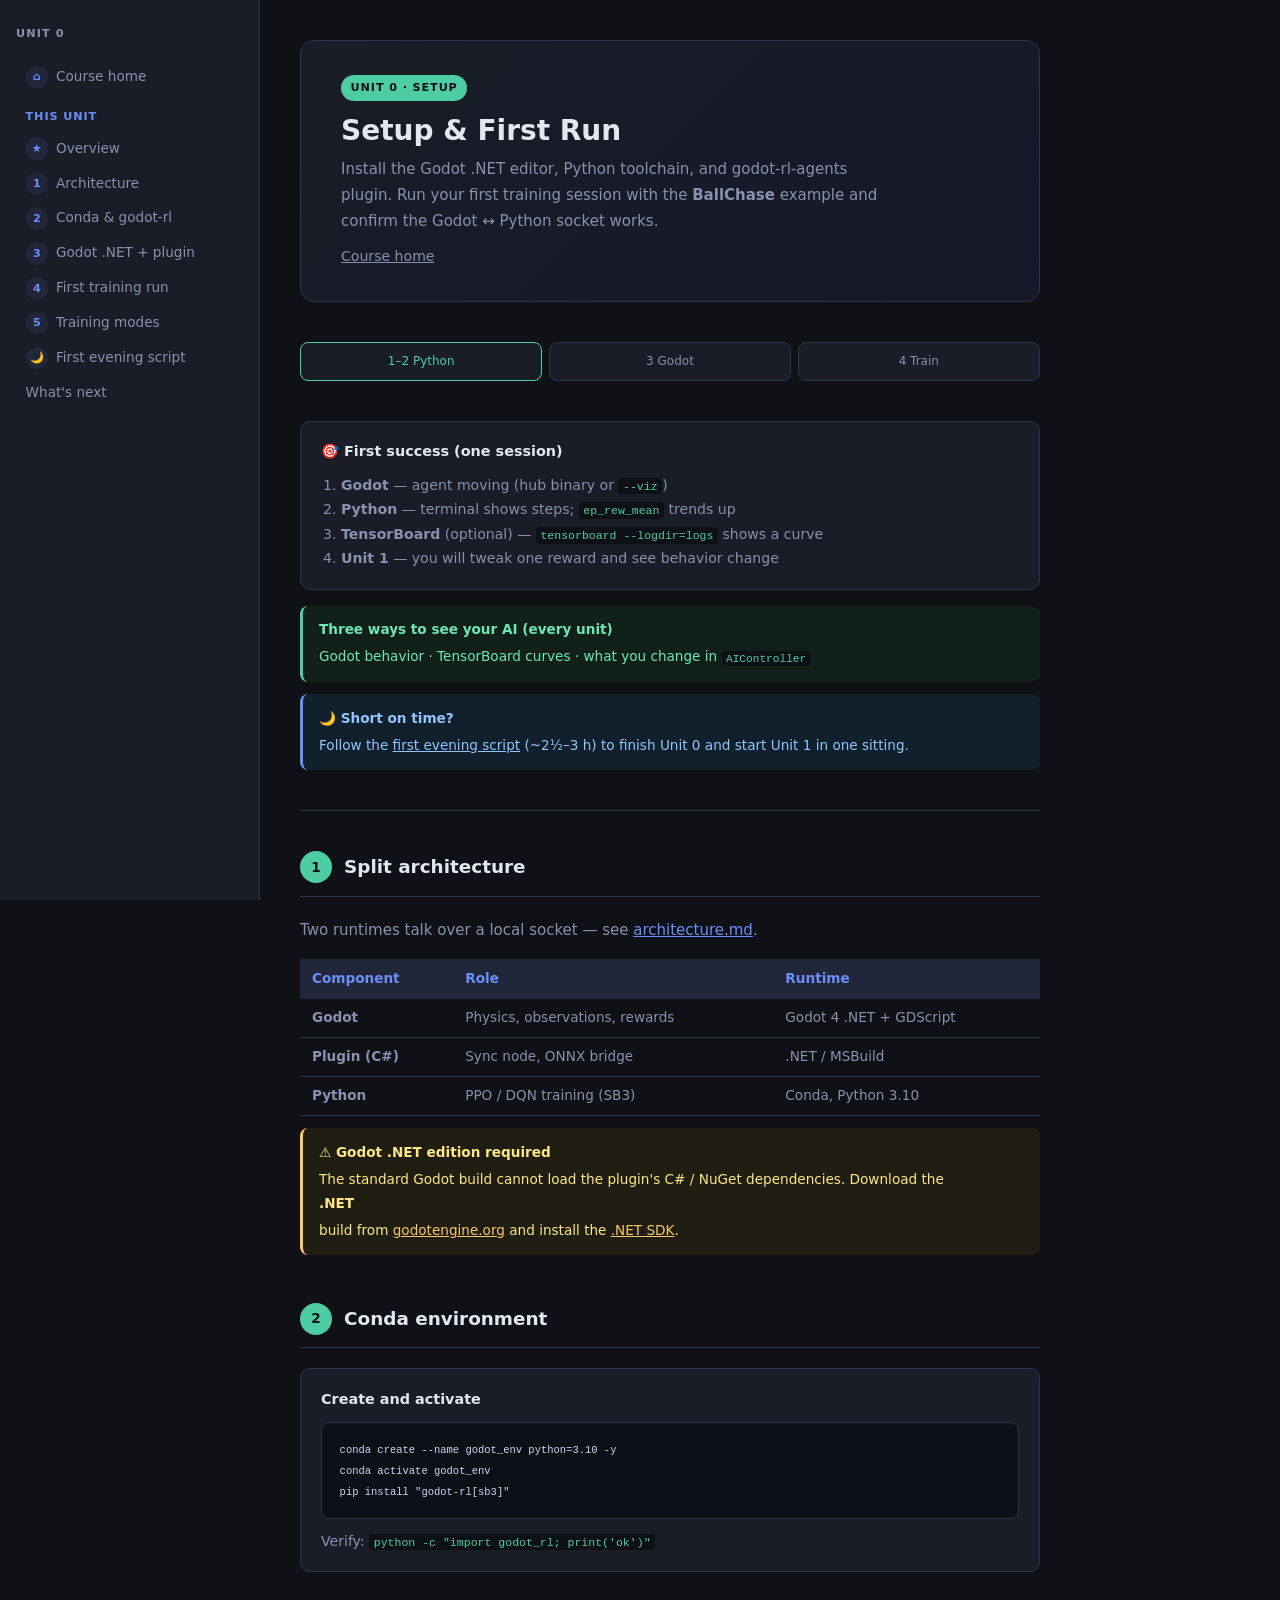
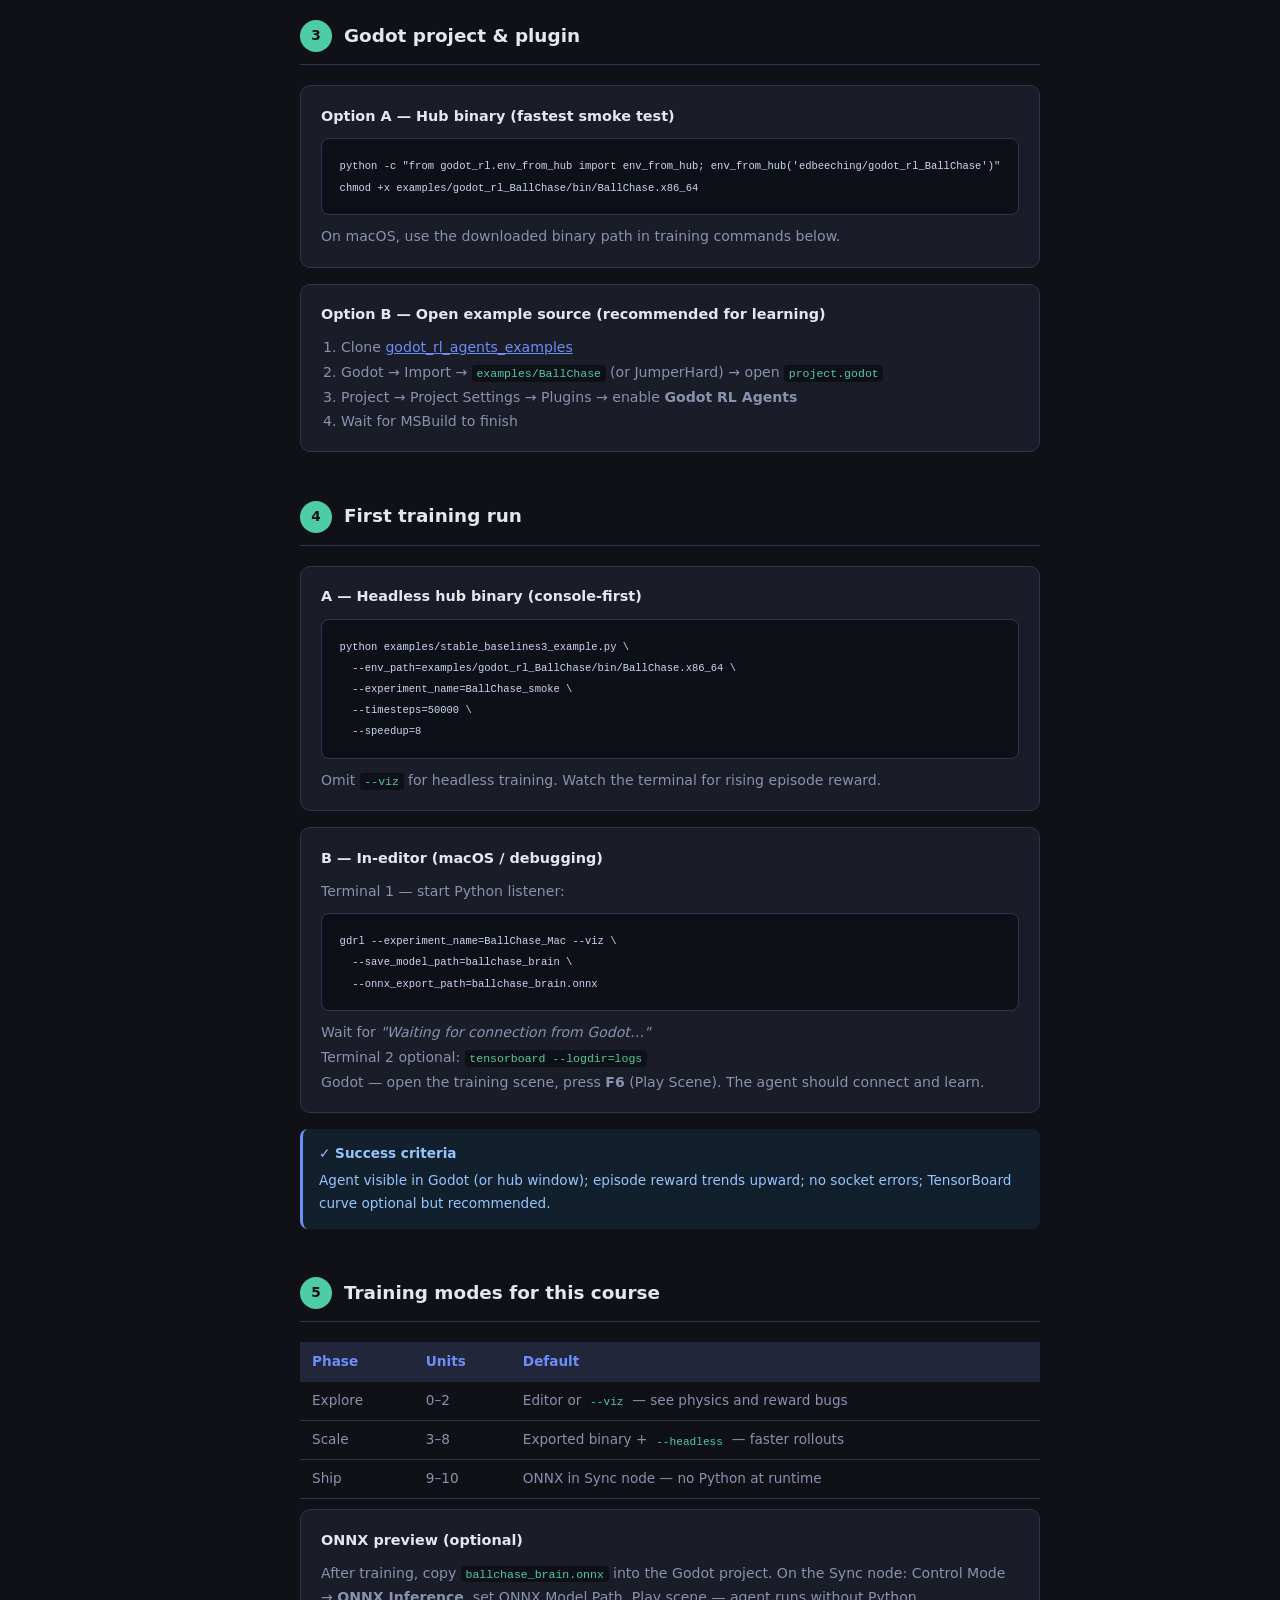
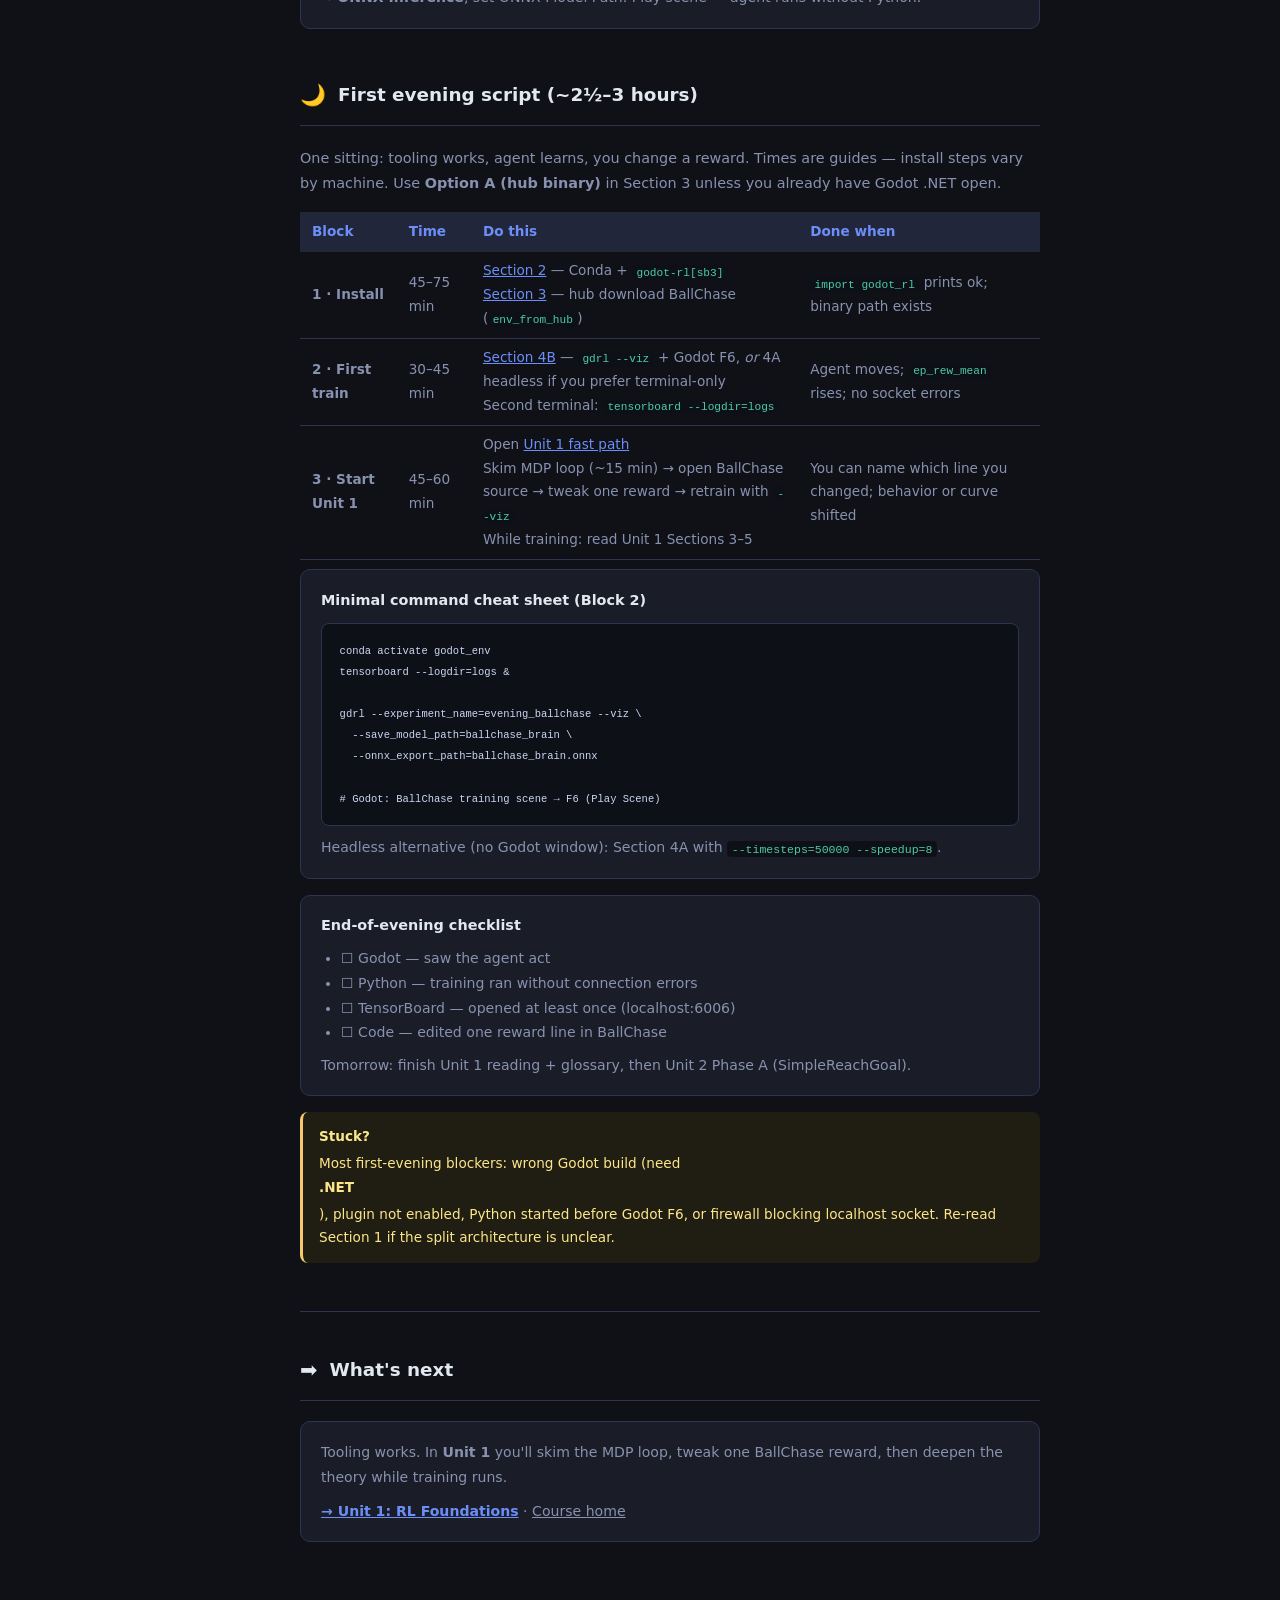
<file: Unit-00.html>
<!DOCTYPE html>
<html lang="en">
<head>
  <meta charset="UTF-8" />
  <meta name="viewport" content="width=device-width, initial-scale=1.0"/>
  <title>Unit 0 → Setup &amp; First Run</title>
  <style>
    :root {
      --bg: #0f1117; --surface: #1a1d27; --surface2: #22263a; --border: #2e3350;
      --accent: #6c8ef7; --accent2: #4ecca3; --warn: #f7c86c; --danger: #f76c6c;
      --text: #e2e8f0; --muted: #8892b0; --code-bg: #0d1117; --code-fg: #cdd6f4;
    }
    *, *::before, *::after { box-sizing: border-box; margin: 0; padding: 0; }
    body { background: var(--bg); color: var(--text); font-family: "Segoe UI", system-ui, sans-serif; font-size: 15px; line-height: 1.75; }
    .layout { display: flex; min-height: 100vh; }
    .sidebar { width: 260px; flex-shrink: 0; background: var(--surface); border-right: 1px solid var(--border); padding: 1.5rem 1rem; position: sticky; top: 0; height: 100vh; overflow-y: auto; }
    .sidebar-title { font-size: 0.7rem; font-weight: 700; letter-spacing: 0.1em; text-transform: uppercase; color: var(--muted); margin-bottom: 1rem; }
    .sidebar nav a { display: flex; align-items: center; gap: 0.5rem; padding: 0.35rem 0.6rem; border-radius: 6px; text-decoration: none; font-size: 0.85rem; color: var(--muted); }
    .sidebar nav a:hover { background: var(--surface2); color: var(--text); }
    .sidebar nav .section-label { font-size: 0.7rem; font-weight: 700; letter-spacing: 0.08em; text-transform: uppercase; color: var(--accent); padding: 0.8rem 0.6rem 0.25rem; }
    .sidebar nav .num { display: inline-flex; align-items: center; justify-content: center; width: 1.4rem; height: 1.4rem; background: var(--surface2); border-radius: 50%; font-size: 0.7rem; font-weight: 700; color: var(--accent); flex-shrink: 0; }
    .content { flex: 1; max-width: 820px; padding: 2.5rem 2.5rem 6rem; }
    .hero { background: linear-gradient(135deg, #1a1d27 0%, #141829 100%); border: 1px solid var(--border); border-radius: 14px; padding: 2rem 2.5rem; margin-bottom: 2.5rem; }
    .hero .tag { display: inline-block; background: var(--accent2); color: #0f1117; font-size: 0.7rem; font-weight: 700; letter-spacing: 0.08em; text-transform: uppercase; padding: 0.2rem 0.6rem; border-radius: 99px; margin-bottom: 0.75rem; }
    .hero h1 { font-size: 1.75rem; font-weight: 800; line-height: 1.25; margin-bottom: 0.5rem; }
    .hero p { color: var(--muted); max-width: 560px; }
    .progress-row { display: flex; gap: 0.4rem; margin-bottom: 2.5rem; flex-wrap: wrap; }
    .progress-step { flex: 1; min-width: 80px; background: var(--surface); border: 1px solid var(--border); border-radius: 8px; padding: 0.5rem 0.75rem; font-size: 0.75rem; color: var(--muted); text-align: center; }
    .progress-step.active { border-color: var(--accent2); color: var(--accent2); }
    .section { margin-bottom: 3rem; }
    .section-header { display: flex; align-items: center; gap: 0.75rem; margin-bottom: 1.25rem; padding-bottom: 0.75rem; border-bottom: 1px solid var(--border); }
    .section-num { display: inline-flex; align-items: center; justify-content: center; width: 2rem; height: 2rem; background: var(--accent2); color: #0f1117; font-size: 0.85rem; font-weight: 800; border-radius: 50%; flex-shrink: 0; }
    .section-header h2 { font-size: 1.15rem; font-weight: 700; }
    .step { background: var(--surface); border: 1px solid var(--border); border-radius: 10px; padding: 1.1rem 1.25rem; margin-bottom: 1rem; }
    .step-title { font-size: 0.9rem; font-weight: 700; margin-bottom: 0.5rem; }
    .step p, .step li { font-size: 0.88rem; color: var(--muted); }
    .step ul, .step ol { padding-left: 1.25rem; margin-top: 0.4rem; }
    pre { background: var(--code-bg); color: var(--code-fg); border: 1px solid var(--border); border-radius: 8px; padding: 1rem 1.1rem; font-family: "JetBrains Mono", monospace; font-size: 0.8rem; line-height: 1.65; overflow-x: auto; margin: 0.6rem 0; }
    code { background: var(--code-bg); color: var(--accent2); padding: 0.15em 0.4em; border-radius: 4px; font-family: "JetBrains Mono", monospace; font-size: 0.82em; }
    pre code { background: none; color: inherit; padding: 0; }
    .callout { border-radius: 8px; padding: 0.8rem 1rem; font-size: 0.85rem; margin: 0.75rem 0; border-left: 3px solid; }
    .callout.tip { background: #12202e; border-color: var(--accent); color: #93c5fd; }
    .callout.warn { background: #201e12; border-color: var(--warn); color: #fde68a; }
    .callout.info { background: #12201a; border-color: var(--accent2); color: #6ee7b7; }
    .callout strong { display: block; margin-bottom: 0.2rem; }
    table { width: 100%; border-collapse: collapse; font-size: 0.85rem; margin: 0.6rem 0; }
    th { background: var(--surface2); color: var(--accent); padding: 0.5rem 0.75rem; text-align: left; font-weight: 700; }
    td { padding: 0.45rem 0.75rem; border-bottom: 1px solid var(--border); color: var(--muted); }
    hr { border: none; border-top: 1px solid var(--border); margin: 2.5rem 0; }
  </style>
</head>
<body>
<div class="layout">

  <aside class="sidebar">
    <div class="sidebar-title">Unit 0</div>
    <nav>
      <a href="index.html"><span class="num">⌂</span> Course home</a>
      <div class="section-label">This unit</div>
      <a href="#overview"><span class="num">★</span> Overview</a>
      <a href="#s1"><span class="num">1</span> Architecture</a>
      <a href="#s2"><span class="num">2</span> Conda &amp; godot-rl</a>
      <a href="#s3"><span class="num">3</span> Godot .NET + plugin</a>
      <a href="#s4"><span class="num">4</span> First training run</a>
      <a href="#s5"><span class="num">5</span> Training modes</a>
      <a href="#first-evening"><span class="num">🌙</span> First evening script</a>
      <a href="#next">What's next</a>
    </nav>
  </aside>

  <main class="content">

    <div class="hero" id="overview">
      <div class="tag">Unit 0 · Setup</div>
      <h1>Setup &amp; First Run</h1>
      <p>Install the Godot .NET editor, Python toolchain, and godot-rl-agents plugin. Run your first
         training session with the <strong>BallChase</strong> example and confirm the Godot ↔ Python socket works.</p>
      <p style="margin-top:0.5rem"><a href="index.html" style="color:var(--muted);font-size:0.88rem">Course home</a></p>
    </div>

    <div class="progress-row">
      <div class="progress-step active">1–2 Python</div>
      <div class="progress-step">3 Godot</div>
      <div class="progress-step">4 Train</div>
    </div>

    <div class="step">
      <div class="step-title">🎯 First success (one session)</div>
      <ol>
        <li><strong>Godot</strong> — agent moving (hub binary or <code>--viz</code>)</li>
        <li><strong>Python</strong> — terminal shows steps; <code>ep_rew_mean</code> trends up</li>
        <li><strong>TensorBoard</strong> (optional) — <code>tensorboard --logdir=logs</code> shows a curve</li>
        <li><strong>Unit 1</strong> — you will tweak one reward and see behavior change</li>
      </ol>
    </div>

    <div class="callout info">
      <strong>Three ways to see your AI (every unit)</strong>
      Godot behavior · TensorBoard curves · what you change in <code>AIController</code>
    </div>

    <div class="callout tip">
      <strong>🌙 Short on time?</strong>
      Follow the <a href="#first-evening" style="color:#93c5fd">first evening script</a> (~2½–3 h) to finish Unit 0 and start Unit 1 in one sitting.
    </div>

    <hr>

    <div class="section" id="s1">
      <div class="section-header"><span class="section-num">1</span><h2>Split architecture</h2></div>
      <p style="color:var(--muted);margin-bottom:1rem">Two runtimes talk over a local socket — see <a href="docs/architecture.md" style="color:var(--accent)">architecture.md</a>.</p>
      <table>
        <thead><tr><th>Component</th><th>Role</th><th>Runtime</th></tr></thead>
        <tbody>
          <tr><td><strong>Godot</strong></td><td>Physics, observations, rewards</td><td>Godot 4 .NET + GDScript</td></tr>
          <tr><td><strong>Plugin (C#)</strong></td><td>Sync node, ONNX bridge</td><td>.NET / MSBuild</td></tr>
          <tr><td><strong>Python</strong></td><td>PPO / DQN training (SB3)</td><td>Conda, Python 3.10</td></tr>
        </tbody>
      </table>
      <div class="callout warn">
        <strong>⚠ Godot .NET edition required</strong>
        The standard Godot build cannot load the plugin's C# / NuGet dependencies. Download the
        <strong>.NET</strong> build from <a href="https://godotengine.org" style="color:var(--warn)">godotengine.org</a>
        and install the <a href="https://dotnet.microsoft.com/download" style="color:var(--warn)">.NET SDK</a>.
      </div>
    </div>

    <div class="section" id="s2">
      <div class="section-header"><span class="section-num">2</span><h2>Conda environment</h2></div>
      <div class="step">
        <div class="step-title">Create and activate</div>
        <pre><code>conda create --name godot_env python=3.10 -y
conda activate godot_env
pip install "godot-rl[sb3]"</code></pre>
        <p>Verify: <code>python -c "import godot_rl; print('ok')"</code></p>
      </div>
    </div>

    <div class="section" id="s3">
      <div class="section-header"><span class="section-num">3</span><h2>Godot project &amp; plugin</h2></div>
      <div class="step">
        <div class="step-title">Option A — Hub binary (fastest smoke test)</div>
        <pre><code>python -c "from godot_rl.env_from_hub import env_from_hub; env_from_hub('edbeeching/godot_rl_BallChase')"
chmod +x examples/godot_rl_BallChase/bin/BallChase.x86_64</code></pre>
        <p>On macOS, use the downloaded binary path in training commands below.</p>
      </div>
      <div class="step">
        <div class="step-title">Option B — Open example source (recommended for learning)</div>
        <ol>
          <li>Clone <a href="https://github.com/edbeeching/godot_rl_agents_examples" style="color:var(--accent)">godot_rl_agents_examples</a></li>
          <li>Godot → Import → <code>examples/BallChase</code> (or JumperHard) → open <code>project.godot</code></li>
          <li>Project → Project Settings → Plugins → enable <strong>Godot RL Agents</strong></li>
          <li>Wait for MSBuild to finish</li>
        </ol>
      </div>
    </div>

    <div class="section" id="s4">
      <div class="section-header"><span class="section-num">4</span><h2>First training run</h2></div>

      <div class="step">
        <div class="step-title">A — Headless hub binary (console-first)</div>
        <pre><code>python examples/stable_baselines3_example.py \
  --env_path=examples/godot_rl_BallChase/bin/BallChase.x86_64 \
  --experiment_name=BallChase_smoke \
  --timesteps=50000 \
  --speedup=8</code></pre>
        <p>Omit <code>--viz</code> for headless training. Watch the terminal for rising episode reward.</p>
      </div>

      <div class="step">
        <div class="step-title">B — In-editor (macOS / debugging)</div>
        <p>Terminal 1 — start Python listener:</p>
        <pre><code>gdrl --experiment_name=BallChase_Mac --viz \
  --save_model_path=ballchase_brain \
  --onnx_export_path=ballchase_brain.onnx</code></pre>
        <p>Wait for <em>"Waiting for connection from Godot…"</em></p>
        <p>Terminal 2 optional: <code>tensorboard --logdir=logs</code></p>
        <p>Godot — open the training scene, press <strong>F6</strong> (Play Scene). The agent should connect and learn.</p>
      </div>

      <div class="callout tip">
        <strong>✓ Success criteria</strong>
        Agent visible in Godot (or hub window); episode reward trends upward; no socket errors; TensorBoard curve optional but recommended.
      </div>
    </div>

    <div class="section" id="s5">
      <div class="section-header"><span class="section-num">5</span><h2>Training modes for this course</h2></div>
      <table>
        <thead><tr><th>Phase</th><th>Units</th><th>Default</th></tr></thead>
        <tbody>
          <tr><td>Explore</td><td>0–2</td><td>Editor or <code>--viz</code> — see physics and reward bugs</td></tr>
          <tr><td>Scale</td><td>3–8</td><td>Exported binary + <code>--headless</code> — faster rollouts</td></tr>
          <tr><td>Ship</td><td>9–10</td><td>ONNX in Sync node — no Python at runtime</td></tr>
        </tbody>
      </table>
      <div class="step">
        <div class="step-title">ONNX preview (optional)</div>
        <p>After training, copy <code>ballchase_brain.onnx</code> into the Godot project. On the Sync node:
           Control Mode → <strong>ONNX Inference</strong>, set ONNX Model Path. Play scene — agent runs without Python.</p>
      </div>
    </div>

    <div class="section" id="first-evening">
      <div class="section-header"><span style="font-size:1.3rem">🌙</span><h2>First evening script (~2½–3 hours)</h2></div>
      <p style="color:var(--muted);margin-bottom:1rem;font-size:0.9rem">
        One sitting: tooling works, agent learns, you change a reward. Times are guides — install steps vary by machine.
        Use <strong>Option A (hub binary)</strong> in Section 3 unless you already have Godot .NET open.
      </p>

      <table>
        <thead><tr><th>Block</th><th>Time</th><th>Do this</th><th>Done when</th></tr></thead>
        <tbody>
          <tr>
            <td><strong>1 · Install</strong></td>
            <td>45–75 min</td>
            <td>
              <a href="#s2" style="color:var(--accent)">Section 2</a> — Conda + <code>godot-rl[sb3]</code><br>
              <a href="#s3" style="color:var(--accent)">Section 3</a> — hub download BallChase (<code>env_from_hub</code>)
            </td>
            <td><code>import godot_rl</code> prints ok; binary path exists</td>
          </tr>
          <tr>
            <td><strong>2 · First train</strong></td>
            <td>30–45 min</td>
            <td>
              <a href="#s4" style="color:var(--accent)">Section 4B</a> — <code>gdrl --viz</code> + Godot F6, <em>or</em> 4A headless if you prefer terminal-only<br>
              Second terminal: <code>tensorboard --logdir=logs</code>
            </td>
            <td>Agent moves; <code>ep_rew_mean</code> rises; no socket errors</td>
          </tr>
          <tr>
            <td><strong>3 · Start Unit 1</strong></td>
            <td>45–60 min</td>
            <td>
              Open <a href="Unit-01.html#fastpath" style="color:var(--accent)">Unit 1 fast path</a><br>
              Skim MDP loop (~15 min) → open BallChase source → tweak one reward → retrain with <code>--viz</code><br>
              While training: read Unit 1 Sections 3–5
            </td>
            <td>You can name which line you changed; behavior or curve shifted</td>
          </tr>
        </tbody>
      </table>

      <div class="step">
        <div class="step-title">Minimal command cheat sheet (Block 2)</div>
<pre><code>conda activate godot_env
tensorboard --logdir=logs &

gdrl --experiment_name=evening_ballchase --viz \
  --save_model_path=ballchase_brain \
  --onnx_export_path=ballchase_brain.onnx

# Godot: BallChase training scene → F6 (Play Scene)</code></pre>
        <p>Headless alternative (no Godot window): Section 4A with <code>--timesteps=50000 --speedup=8</code>.</p>
      </div>

      <div class="step">
        <div class="step-title">End-of-evening checklist</div>
        <ul>
          <li>☐ Godot — saw the agent act</li>
          <li>☐ Python — training ran without connection errors</li>
          <li>☐ TensorBoard — opened at least once (localhost:6006)</li>
          <li>☐ Code — edited one reward line in BallChase</li>
        </ul>
        <p style="margin-top:0.5rem">Tomorrow: finish Unit 1 reading + glossary, then Unit 2 Phase A (SimpleReachGoal).</p>
      </div>

      <div class="callout warn">
        <strong>Stuck?</strong>
        Most first-evening blockers: wrong Godot build (need <strong>.NET</strong>), plugin not enabled, Python started before Godot F6, or firewall blocking localhost socket. Re-read Section 1 if the split architecture is unclear.
      </div>
    </div>

    <hr>

    <div class="section" id="next">
      <div class="section-header"><span style="font-size:1.3rem">➡️</span><h2>What's next</h2></div>
      <div class="step">
        <p>Tooling works. In <strong>Unit 1</strong> you'll skim the MDP loop, tweak one BallChase reward, then deepen the theory while training runs.</p>
        <p style="margin-top:0.6rem">
          <a href="Unit-01.html" style="color:var(--accent);font-weight:700">→ Unit 1: RL Foundations</a>
          · <a href="index.html" style="color:var(--muted)">Course home</a>
        </p>
      </div>
    </div>

  </main>
</div>
</body>
</html>
</file>
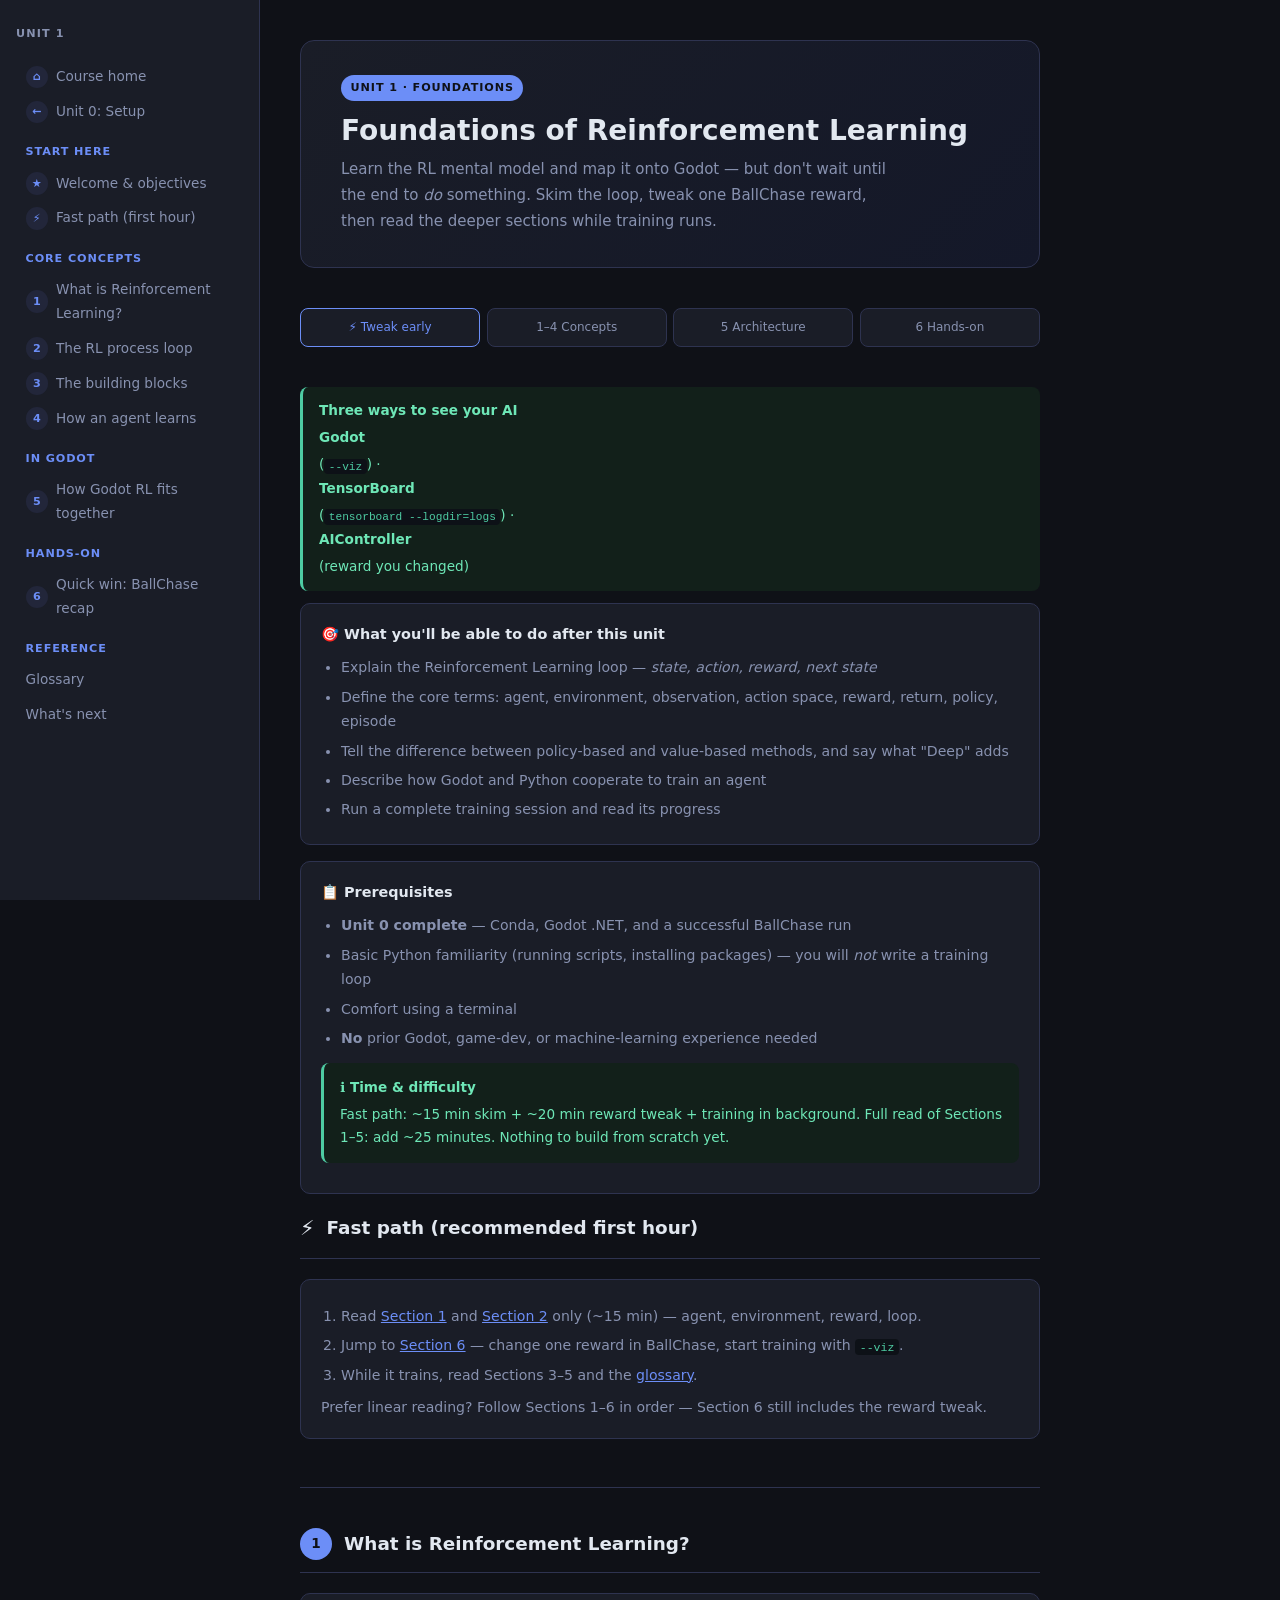
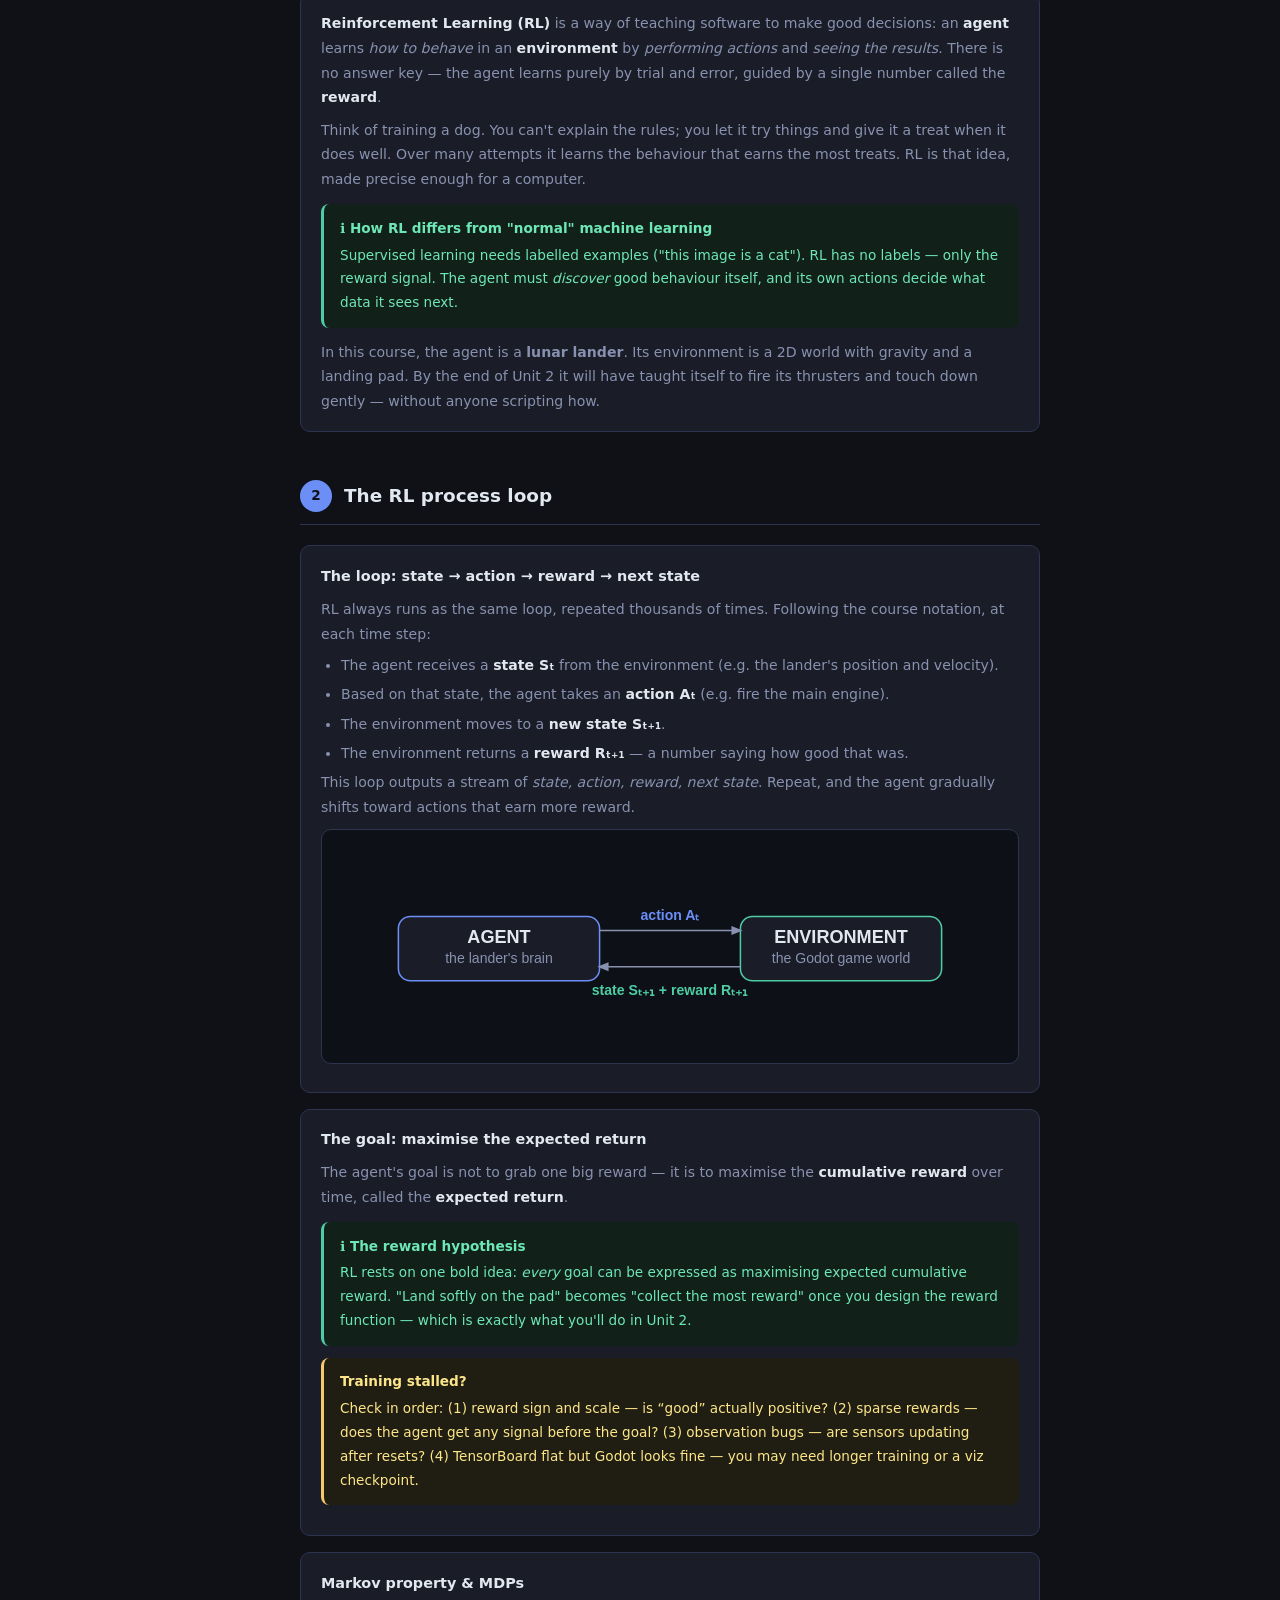
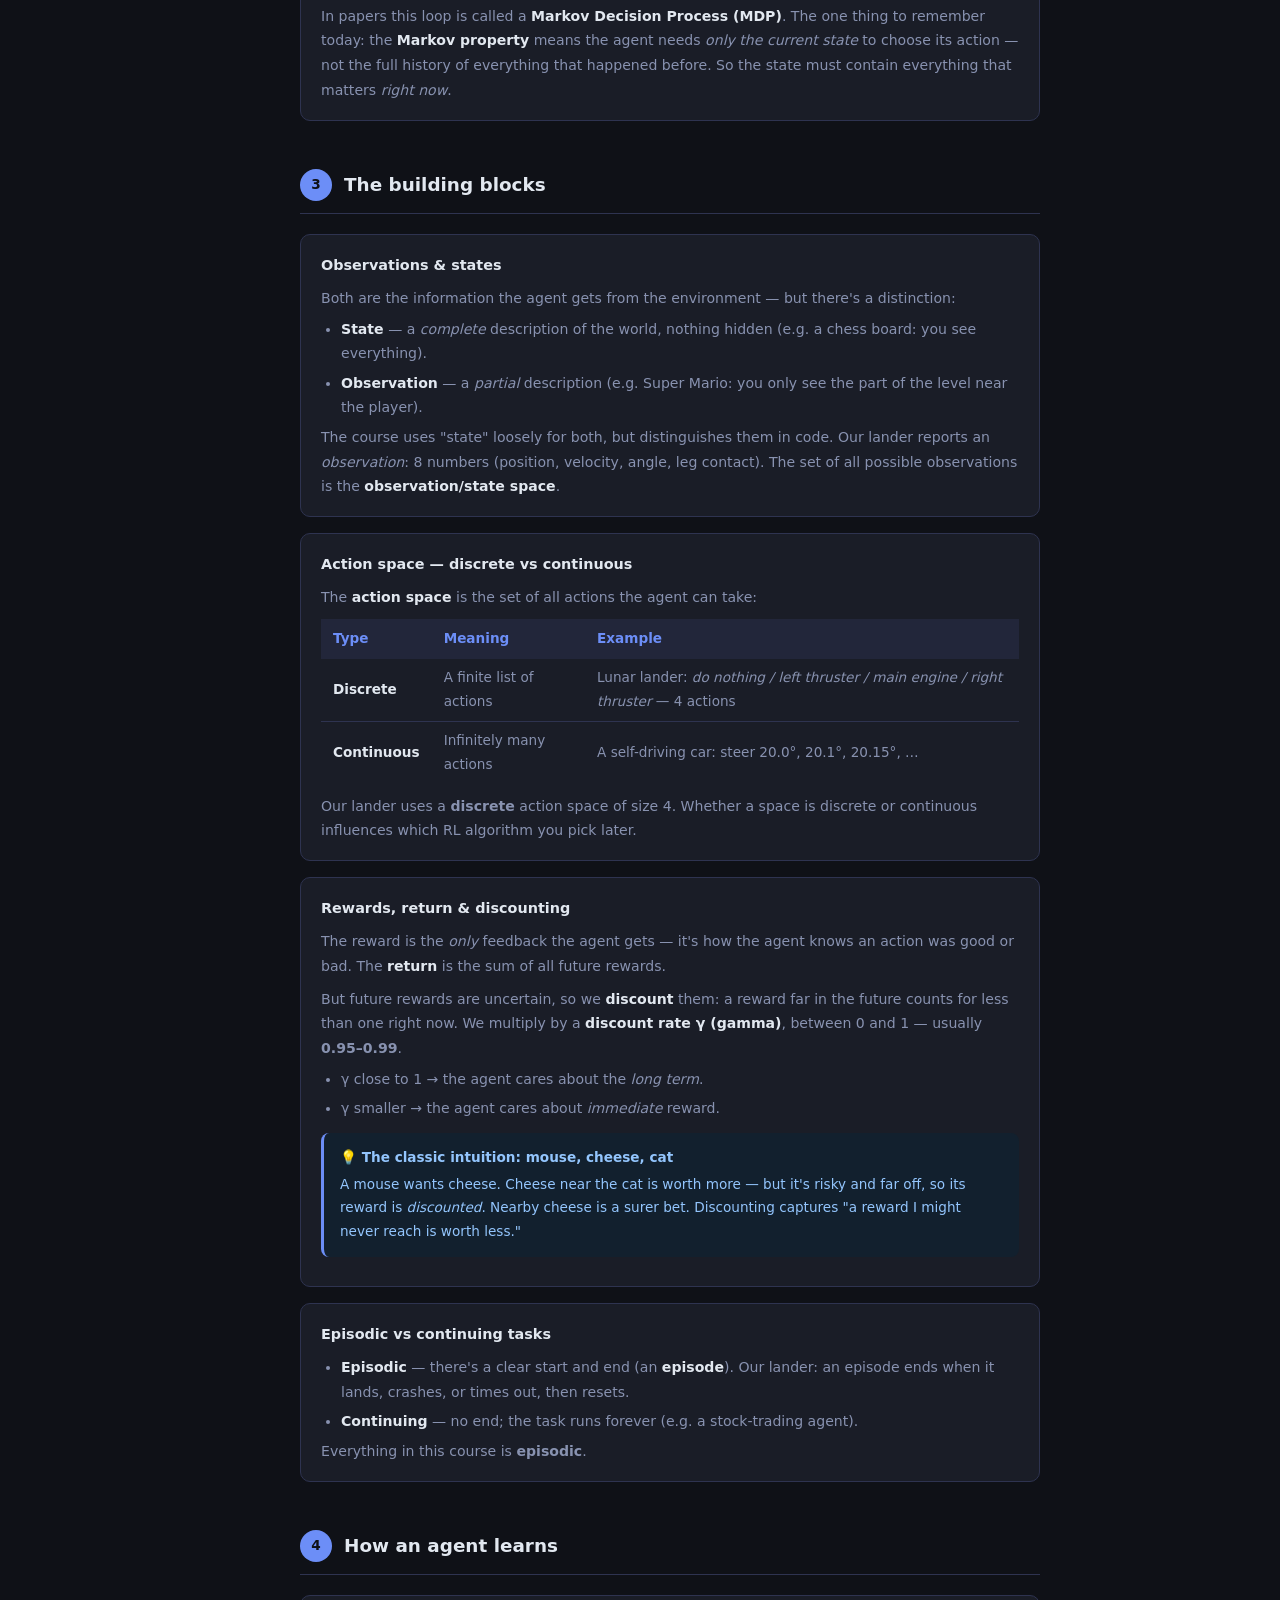
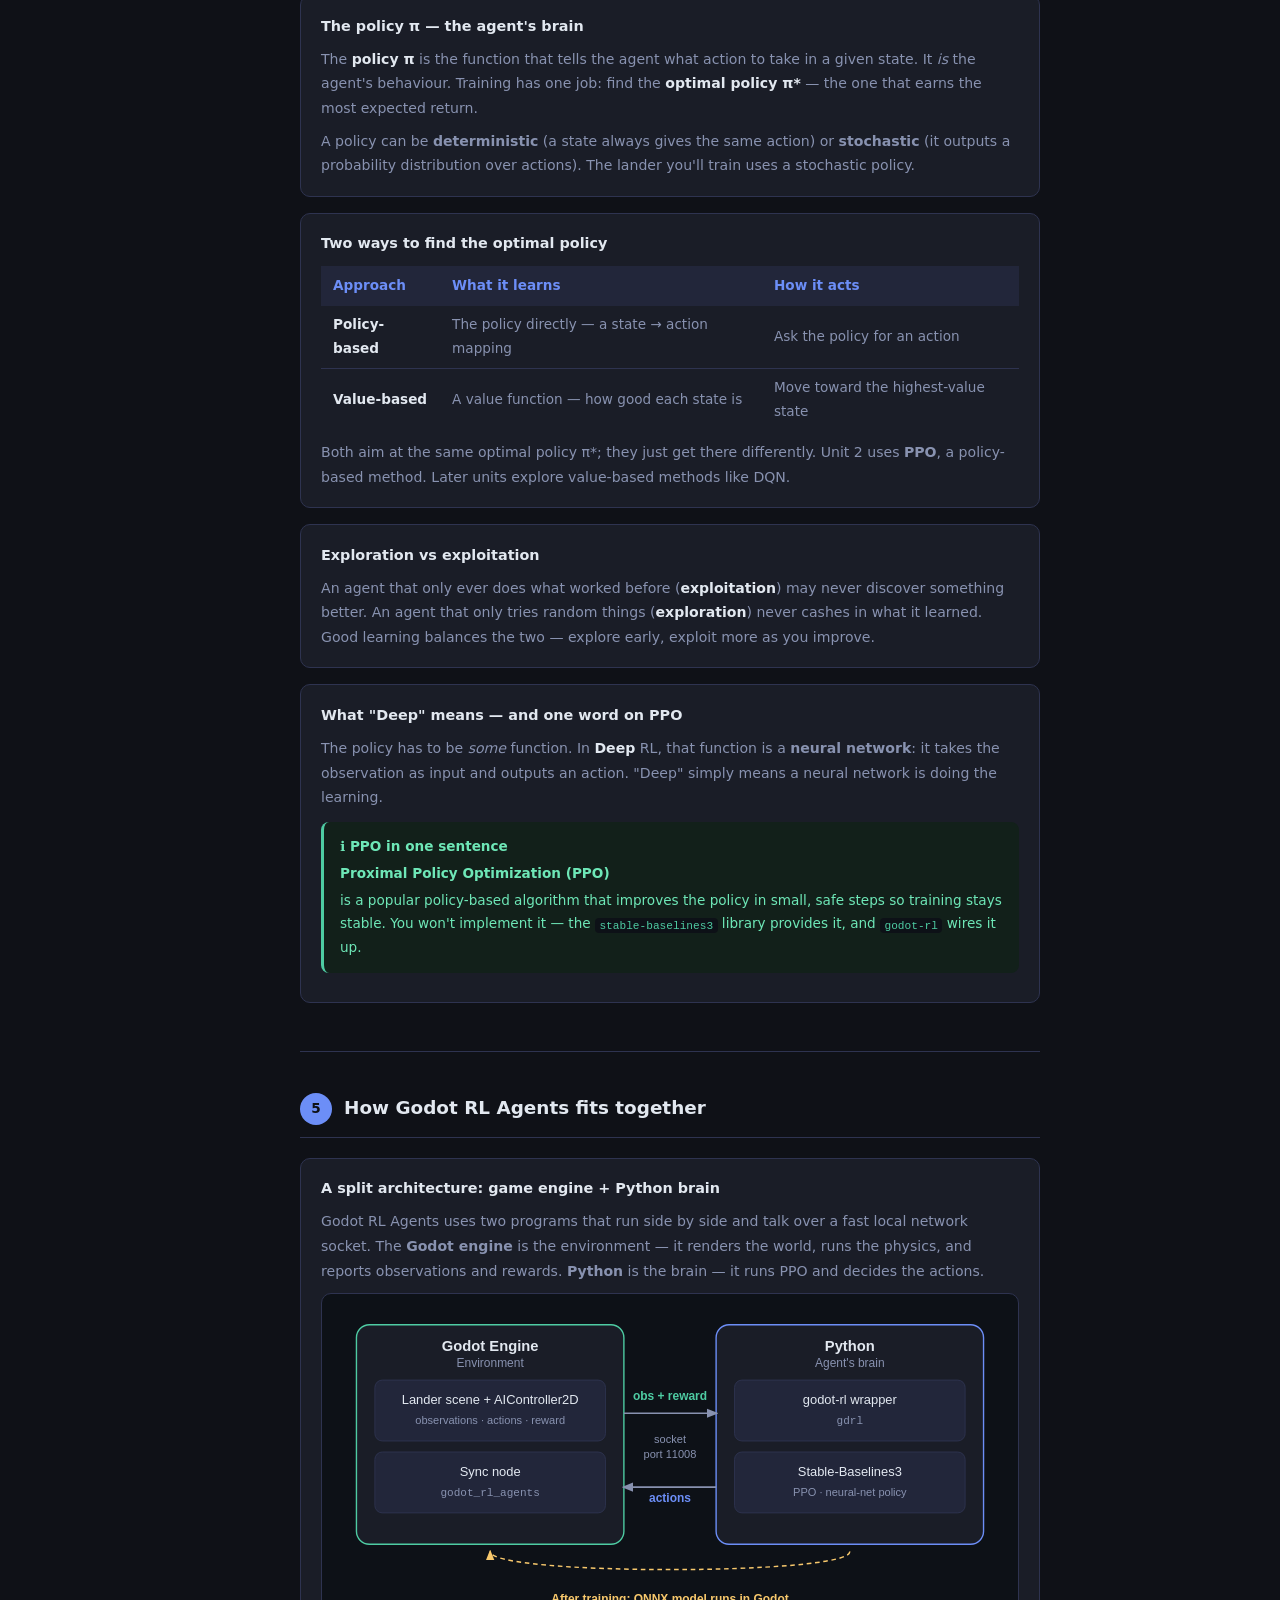
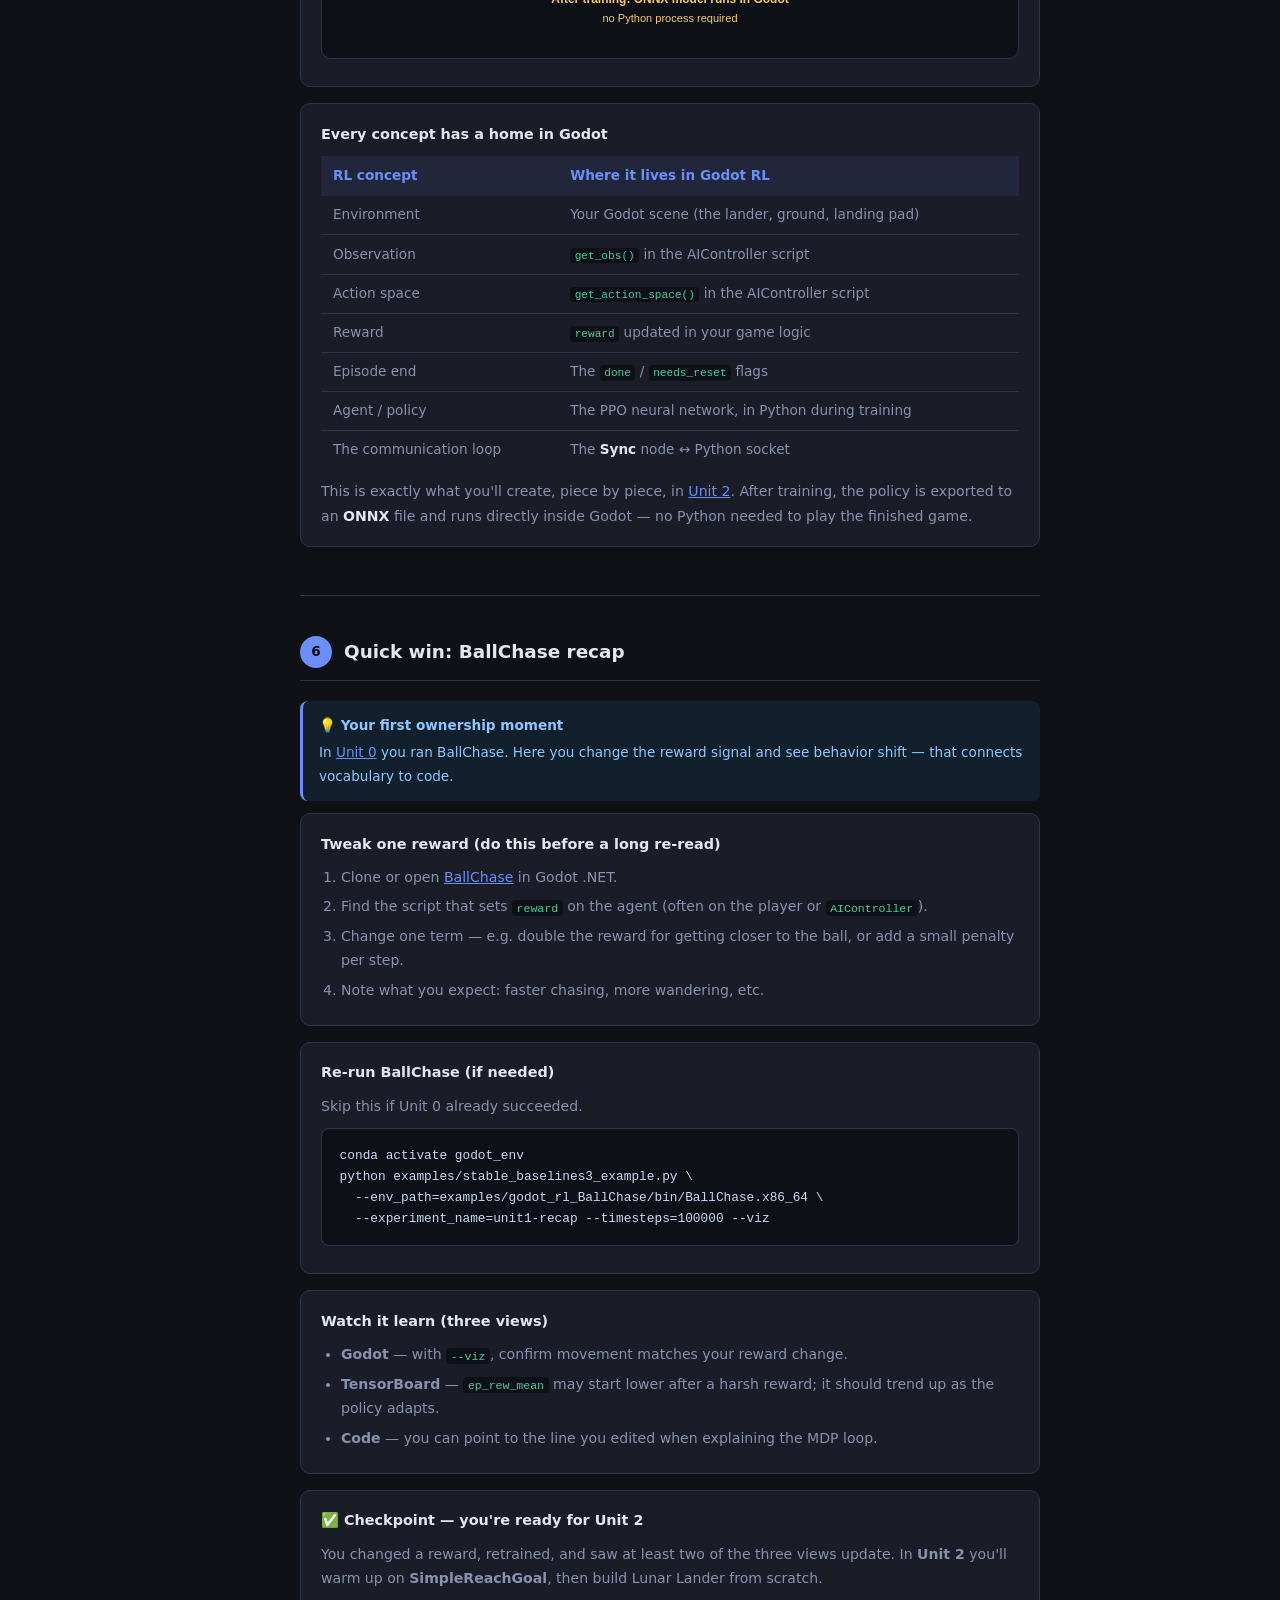
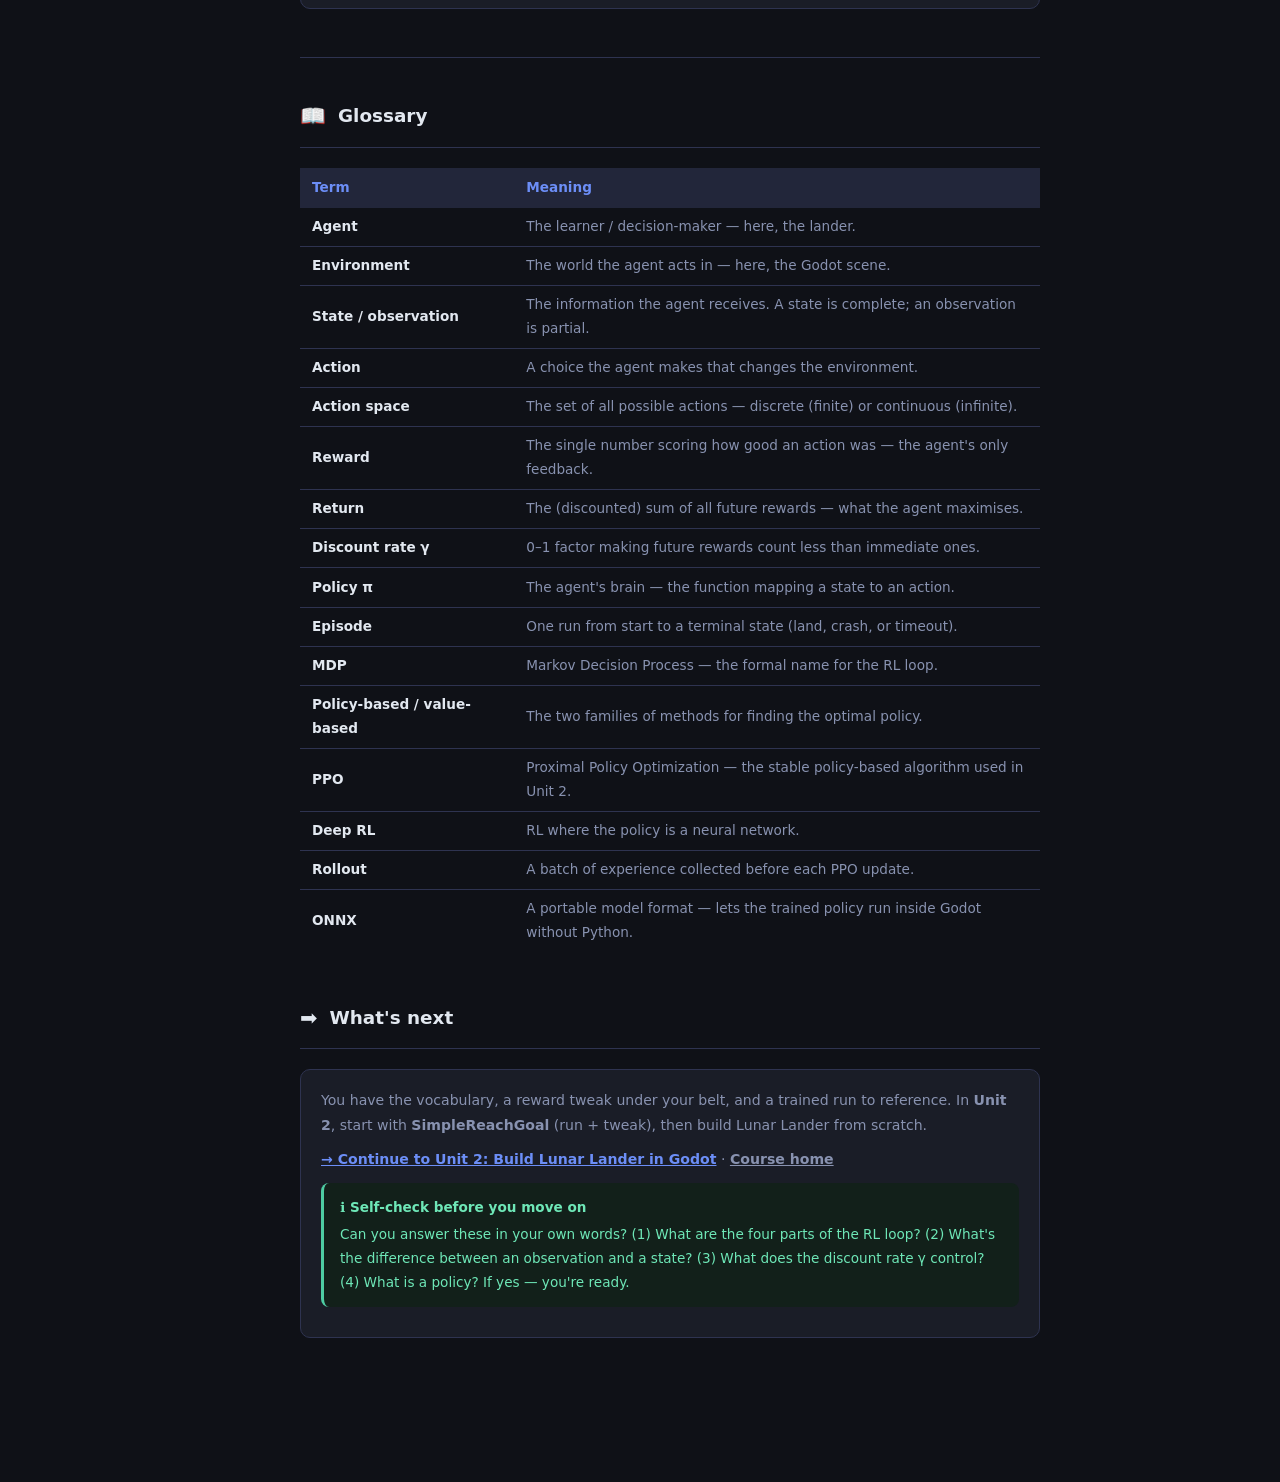
<file: Unit-01.html>
<!DOCTYPE html>
<html lang="en">
<head>
  <meta charset="UTF-8" />
  <meta name="viewport" content="width=device-width, initial-scale=1.0"/>
  <title>Unit 1 → Foundations of Reinforcement Learning</title>
  <style>
    :root {
      --bg:       #0f1117;
      --surface:  #1a1d27;
      --surface2: #22263a;
      --border:   #2e3350;
      --accent:   #6c8ef7;
      --accent2:  #4ecca3;
      --warn:     #f7c86c;
      --danger:   #f76c6c;
      --text:     #e2e8f0;
      --muted:    #8892b0;
      --code-bg:  #0d1117;
      --code-fg:  #cdd6f4;
    }
    *, *::before, *::after { box-sizing: border-box; margin: 0; padding: 0; }

    body {
      background: var(--bg);
      color: var(--text);
      font-family: "Segoe UI", system-ui, -apple-system, sans-serif;
      font-size: 15px;
      line-height: 1.75;
    }

    /* ── Layout ── */
    .layout { display: flex; min-height: 100vh; }

    /* ── Sidebar ── */
    .sidebar {
      width: 260px;
      flex-shrink: 0;
      background: var(--surface);
      border-right: 1px solid var(--border);
      padding: 1.5rem 1rem;
      position: sticky;
      top: 0;
      height: 100vh;
      overflow-y: auto;
    }
    .sidebar-title {
      font-size: 0.7rem;
      font-weight: 700;
      letter-spacing: 0.1em;
      text-transform: uppercase;
      color: var(--muted);
      margin-bottom: 1rem;
    }
    .sidebar nav a {
      display: flex;
      align-items: center;
      gap: 0.5rem;
      padding: 0.35rem 0.6rem;
      border-radius: 6px;
      text-decoration: none;
      font-size: 0.85rem;
      color: var(--muted);
      transition: background 0.15s, color 0.15s;
    }
    .sidebar nav a:hover { background: var(--surface2); color: var(--text); }
    .sidebar nav .section-label {
      font-size: 0.7rem;
      font-weight: 700;
      letter-spacing: 0.08em;
      text-transform: uppercase;
      color: var(--accent);
      padding: 0.8rem 0.6rem 0.25rem;
    }
    .sidebar nav .num {
      display: inline-flex; align-items: center; justify-content: center;
      width: 1.4rem; height: 1.4rem;
      background: var(--surface2); border-radius: 50%;
      font-size: 0.7rem; font-weight: 700; color: var(--accent);
      flex-shrink: 0;
    }

    /* ── Main content ── */
    .content { flex: 1; max-width: 820px; padding: 2.5rem 2.5rem 6rem; }

    /* ── Hero ── */
    .hero {
      background: linear-gradient(135deg, #1a1d27 0%, #141829 100%);
      border: 1px solid var(--border);
      border-radius: 14px;
      padding: 2rem 2.5rem;
      margin-bottom: 2.5rem;
    }
    .hero .tag {
      display: inline-block;
      background: var(--accent);
      color: #0f1117;
      font-size: 0.7rem;
      font-weight: 700;
      letter-spacing: 0.08em;
      text-transform: uppercase;
      padding: 0.2rem 0.6rem;
      border-radius: 99px;
      margin-bottom: 0.75rem;
    }
    .hero h1 { font-size: 1.75rem; font-weight: 800; line-height: 1.25; margin-bottom: 0.5rem; }
    .hero p { color: var(--muted); max-width: 560px; }

    /* ── Progress bar row ── */
    .progress-row {
      display: flex; gap: 0.4rem; margin-bottom: 2.5rem; flex-wrap: wrap;
    }
    .progress-step {
      flex: 1; min-width: 80px;
      background: var(--surface); border: 1px solid var(--border);
      border-radius: 8px; padding: 0.5rem 0.75rem;
      font-size: 0.75rem; color: var(--muted); text-align: center;
    }
    .progress-step.active { border-color: var(--accent); color: var(--accent); background: #1a1d27; }

    /* ── Section ── */
    .section { margin-bottom: 3rem; }
    .section-header {
      display: flex; align-items: center; gap: 0.75rem;
      margin-bottom: 1.25rem;
      padding-bottom: 0.75rem;
      border-bottom: 1px solid var(--border);
    }
    .section-num {
      display: inline-flex; align-items: center; justify-content: center;
      width: 2rem; height: 2rem;
      background: var(--accent); color: #0f1117;
      font-size: 0.85rem; font-weight: 800;
      border-radius: 50%; flex-shrink: 0;
    }
    .section-header h2 { font-size: 1.15rem; font-weight: 700; }

    /* ── Step / card ── */
    .step {
      background: var(--surface);
      border: 1px solid var(--border);
      border-radius: 10px;
      padding: 1.1rem 1.25rem;
      margin-bottom: 1rem;
    }
    .step-title {
      font-size: 0.9rem; font-weight: 700;
      margin-bottom: 0.5rem;
      display: flex; align-items: center; gap: 0.5rem;
    }
    .step-title .check {
      width: 1.1rem; height: 1.1rem;
      border: 2px solid var(--border); border-radius: 3px;
      flex-shrink: 0; cursor: pointer;
      transition: background 0.15s, border-color 0.15s;
    }
    .step p, .step li { font-size: 0.88rem; color: var(--muted); }
    .step ul, .step ol { padding-left: 1.25rem; margin-top: 0.4rem; }
    .step li { margin-bottom: 0.3rem; }
    .step p + p { margin-top: 0.5rem; }
    .step strong.term { color: var(--text); }

    /* ── Code block ── */
    pre {
      background: var(--code-bg);
      color: var(--code-fg);
      border: 1px solid var(--border);
      border-radius: 8px;
      padding: 1rem 1.1rem;
      font-family: "JetBrains Mono", "Fira Mono", "Consolas", monospace;
      font-size: 0.8rem;
      line-height: 1.65;
      overflow-x: auto;
      margin: 0.6rem 0;
    }
    code {
      background: var(--code-bg);
      color: var(--accent2);
      padding: 0.15em 0.4em;
      border-radius: 4px;
      font-family: "JetBrains Mono", monospace;
      font-size: 0.82em;
    }
    pre code { background: none; color: inherit; padding: 0; font-size: inherit; }

    /* ── Callouts ── */
    .callout {
      border-radius: 8px; padding: 0.8rem 1rem;
      font-size: 0.85rem; margin: 0.75rem 0;
      border-left: 3px solid;
    }
    .callout.tip   { background: #12202e; border-color: var(--accent);  color: #93c5fd; }
    .callout.warn  { background: #201e12; border-color: var(--warn);    color: #fde68a; }
    .callout.info  { background: #12201a; border-color: var(--accent2); color: #6ee7b7; }
    .callout strong { display: block; margin-bottom: 0.2rem; }

    /* ── Table ── */
    table { width: 100%; border-collapse: collapse; font-size: 0.85rem; margin: 0.6rem 0; }
    th { background: var(--surface2); color: var(--accent); padding: 0.5rem 0.75rem; text-align: left; font-weight: 700; }
    td { padding: 0.45rem 0.75rem; border-bottom: 1px solid var(--border); color: var(--muted); }
    tr:last-child td { border-bottom: none; }
    td strong { color: var(--text); }

    /* ── Diagram wrapper ── */
    .diagram {
      background: var(--code-bg); border: 1px solid var(--border);
      border-radius: 10px; padding: 1rem; margin: 0.6rem 0;
      overflow-x: auto;
      -webkit-overflow-scrolling: touch;
    }
    .diagram svg { display: block; width: 100%; max-width: 100%; height: auto; }
    @media (max-width: 48em) {
      .diagram svg { min-width: 40rem; }
    }

    /* ── Divider ── */
    hr { border: none; border-top: 1px solid var(--border); margin: 2.5rem 0; }

    /* ── Scrollbar ── */
    ::-webkit-scrollbar { width: 6px; height: 6px; }
    ::-webkit-scrollbar-track { background: var(--bg); }
    ::-webkit-scrollbar-thumb { background: var(--border); border-radius: 3px; }
  </style>
</head>
<body>
<div class="layout">

  <!-- ─────────────── SIDEBAR ─────────────── -->
  <aside class="sidebar">
    <div class="sidebar-title">Unit 1</div>
    <nav>
      <a href="index.html"><span class="num">⌂</span> Course home</a>
      <a href="Unit-00.html"><span class="num">←</span> Unit 0: Setup</a>
      <div class="section-label">Start here</div>
      <a href="#overview"><span class="num">★</span> Welcome &amp; objectives</a>
      <a href="#fastpath"><span class="num">⚡</span> Fast path (first hour)</a>

      <div class="section-label">Core concepts</div>
      <a href="#s1"><span class="num">1</span> What is Reinforcement Learning?</a>
      <a href="#s2"><span class="num">2</span> The RL process loop</a>
      <a href="#s3"><span class="num">3</span> The building blocks</a>
      <a href="#s4"><span class="num">4</span> How an agent learns</a>

      <div class="section-label">In Godot</div>
      <a href="#s5"><span class="num">5</span> How Godot RL fits together</a>

      <div class="section-label">Hands-on</div>
      <a href="#s6"><span class="num">6</span> Quick win: BallChase recap</a>

      <div class="section-label">Reference</div>
      <a href="#glossary">Glossary</a>
      <a href="#next">What's next</a>
    </nav>
  </aside>

  <!-- ─────────────── MAIN ─────────────── -->
  <main class="content">

    <!-- Hero -->
    <div class="hero" id="overview">
      <div class="tag">Unit 1 · Foundations</div>
      <h1>Foundations of Reinforcement Learning</h1>
      <p>Learn the RL mental model and map it onto Godot — but don't wait until the end to
         <em>do</em> something. Skim the loop, tweak one BallChase reward, then read the deeper
         sections while training runs.</p>
    </div>

    <!-- Progress pills -->
    <div class="progress-row">
      <div class="progress-step active">⚡ Tweak early</div>
      <div class="progress-step">1–4 Concepts</div>
      <div class="progress-step">5 Architecture</div>
      <div class="progress-step">6 Hands-on</div>
    </div>

    <div class="callout info">
      <strong>Three ways to see your AI</strong>
      <strong>Godot</strong> (<code>--viz</code>) · <strong>TensorBoard</strong> (<code>tensorboard --logdir=logs</code>) ·
      <strong>AIController</strong> (reward you changed)
    </div>

    <!-- ── Objectives & prerequisites ── -->
    <div class="step">
      <div class="step-title">🎯 What you'll be able to do after this unit</div>
      <ul>
        <li>Explain the Reinforcement Learning loop — <em>state, action, reward, next state</em></li>
        <li>Define the core terms: agent, environment, observation, action space, reward, return, policy, episode</li>
        <li>Tell the difference between policy-based and value-based methods, and say what "Deep" adds</li>
        <li>Describe how Godot and Python cooperate to train an agent</li>
        <li>Run a complete training session and read its progress</li>
      </ul>
    </div>
    <div class="step">
      <div class="step-title">📋 Prerequisites</div>
      <ul>
        <li><strong>Unit 0 complete</strong> — Conda, Godot .NET, and a successful BallChase run</li>
        <li>Basic Python familiarity (running scripts, installing packages) — you will <em>not</em> write a training loop</li>
        <li>Comfort using a terminal</li>
        <li><strong>No</strong> prior Godot, game-dev, or machine-learning experience needed</li>
      </ul>
      <div class="callout info">
        <strong>ℹ Time &amp; difficulty</strong>
        Fast path: ~15 min skim + ~20 min reward tweak + training in background.
        Full read of Sections 1–5: add ~25 minutes. Nothing to build from scratch yet.
      </div>
    </div>

    <div class="section" id="fastpath">
      <div class="section-header">
        <span style="font-size:1.3rem">⚡</span>
        <h2>Fast path (recommended first hour)</h2>
      </div>
      <div class="step">
        <ol>
          <li>Read <a href="#s1" style="color:var(--accent)">Section 1</a> and <a href="#s2" style="color:var(--accent)">Section 2</a> only (~15 min) — agent, environment, reward, loop.</li>
          <li>Jump to <a href="#s6" style="color:var(--accent)">Section 6</a> — change one reward in BallChase, start training with <code>--viz</code>.</li>
          <li>While it trains, read Sections 3–5 and the <a href="#glossary" style="color:var(--accent)">glossary</a>.</li>
        </ol>
        <p style="margin-top:0.5rem;color:var(--muted);font-size:0.88rem">
          Prefer linear reading? Follow Sections 1–6 in order — Section 6 still includes the reward tweak.
        </p>
      </div>
    </div>

    <hr>

    <!-- ════════════════════════════════════
         SECTION 1 – What is RL
    ════════════════════════════════════ -->
    <div class="section" id="s1">
      <div class="section-header">
        <span class="section-num">1</span>
        <h2>What is Reinforcement Learning?</h2>
      </div>

      <div class="step">
        <p><strong class="term">Reinforcement Learning (RL)</strong> is a way of teaching software to
        make good decisions: an <strong class="term">agent</strong> learns <em>how to behave</em> in an
        <strong class="term">environment</strong> by <em>performing actions</em> and <em>seeing the
        results</em>. There is no answer key — the agent learns purely by trial and error, guided by a
        single number called the <strong class="term">reward</strong>.</p>
        <p>Think of training a dog. You can't explain the rules; you let it try things and give it a
        treat when it does well. Over many attempts it learns the behaviour that earns the most treats.
        RL is that idea, made precise enough for a computer.</p>
        <div class="callout info">
          <strong>ℹ How RL differs from "normal" machine learning</strong>
          Supervised learning needs labelled examples ("this image is a cat"). RL has no labels —
          only the reward signal. The agent must <em>discover</em> good behaviour itself, and its
          own actions decide what data it sees next.
        </div>
        <p>In this course, the agent is a <strong>lunar lander</strong>. Its environment is a 2D world
        with gravity and a landing pad. By the end of Unit 2 it will have taught itself to fire its
        thrusters and touch down gently — without anyone scripting how.</p>
      </div>
    </div>

    <!-- ════════════════════════════════════
         SECTION 2 – The RL loop
    ════════════════════════════════════ -->
    <div class="section" id="s2">
      <div class="section-header">
        <span class="section-num">2</span>
        <h2>The RL process loop</h2>
      </div>

      <div class="step">
        <div class="step-title">The loop: state → action → reward → next state</div>
        <p>RL always runs as the same loop, repeated thousands of times. Following the course
        notation, at each time step:</p>
        <ul>
          <li>The agent receives a <strong class="term">state Sₜ</strong> from the environment
            (e.g. the lander's position and velocity).</li>
          <li>Based on that state, the agent takes an <strong class="term">action Aₜ</strong>
            (e.g. fire the main engine).</li>
          <li>The environment moves to a <strong class="term">new state Sₜ₊₁</strong>.</li>
          <li>The environment returns a <strong class="term">reward Rₜ₊₁</strong> — a number saying
            how good that was.</li>
        </ul>
        <p>This loop outputs a stream of <em>state, action, reward, next state</em>. Repeat, and the
        agent gradually shifts toward actions that earn more reward.</p>
        <div class="diagram">
          <svg viewBox="0 0 660 200" xmlns="http://www.w3.org/2000/svg" font-family="Segoe UI, sans-serif">
            <defs>
              <marker id="ar" viewBox="0 0 10 10" refX="8" refY="5" markerWidth="7" markerHeight="7" orient="auto-start-reverse">
                <path d="M0 1 L10 5 L0 9 z" fill="#8892b0"/>
              </marker>
            </defs>
            <rect x="60" y="70" width="200" height="64" rx="12" fill="#1a1d27" stroke="#6c8ef7" stroke-width="1.5"/>
            <text x="160" y="96" text-anchor="middle" fill="#e2e8f0" font-size="18" font-weight="700">AGENT</text>
            <text x="160" y="116" text-anchor="middle" fill="#8892b0" font-size="14">the lander's brain</text>
            <rect x="400" y="70" width="200" height="64" rx="12" fill="#1a1d27" stroke="#4ecca3" stroke-width="1.5"/>
            <text x="500" y="96" text-anchor="middle" fill="#e2e8f0" font-size="18" font-weight="700">ENVIRONMENT</text>
            <text x="500" y="116" text-anchor="middle" fill="#8892b0" font-size="14">the Godot game world</text>
            <path d="M260 84 C320 84, 340 84, 400 84" fill="none" stroke="#8892b0" stroke-width="1.6" marker-end="url(#ar)"/>
            <text x="330" y="74" text-anchor="middle" fill="#6c8ef7" font-size="14" font-weight="700">action Aₜ</text>
            <path d="M400 120 C340 120, 320 120, 260 120" fill="none" stroke="#8892b0" stroke-width="1.6" marker-end="url(#ar)"/>
            <text x="330" y="148" text-anchor="middle" fill="#4ecca3" font-size="14" font-weight="700">state Sₜ₊₁ + reward Rₜ₊₁</text>
          </svg>
        </div>
      </div>

      <div class="step">
        <div class="step-title">The goal: maximise the expected return</div>
        <p>The agent's goal is not to grab one big reward — it is to maximise the
        <strong class="term">cumulative reward</strong> over time, called the
        <strong class="term">expected return</strong>.</p>
        <div class="callout info">
          <strong>ℹ The reward hypothesis</strong>
          RL rests on one bold idea: <em>every</em> goal can be expressed as maximising expected
          cumulative reward. "Land softly on the pad" becomes "collect the most reward" once you
          design the reward function — which is exactly what you'll do in Unit 2.
        </div>
        <div class="callout warn" id="training-stalled">
          <strong>Training stalled?</strong>
          Check in order: (1) reward sign and scale — is “good” actually positive?
          (2) sparse rewards — does the agent get any signal before the goal?
          (3) observation bugs — are sensors updating after resets?
          (4) TensorBoard flat but Godot looks fine — you may need longer training or a viz checkpoint.
        </div>
      </div>

      <div class="step">
        <div class="step-title">Markov property &amp; MDPs</div>
        <p>In papers this loop is called a <strong class="term">Markov Decision Process (MDP)</strong>.
        The one thing to remember today: the <strong class="term">Markov property</strong> means the
        agent needs <em>only the current state</em> to choose its action — not the full history of
        everything that happened before. So the state must contain everything that matters
        <em>right now</em>.</p>
      </div>
    </div>

    <!-- ════════════════════════════════════
         SECTION 3 – Building blocks
    ════════════════════════════════════ -->
    <div class="section" id="s3">
      <div class="section-header">
        <span class="section-num">3</span>
        <h2>The building blocks</h2>
      </div>

      <div class="step">
        <div class="step-title">Observations &amp; states</div>
        <p>Both are the information the agent gets from the environment — but there's a distinction:</p>
        <ul>
          <li><strong class="term">State</strong> — a <em>complete</em> description of the world, nothing
            hidden (e.g. a chess board: you see everything).</li>
          <li><strong class="term">Observation</strong> — a <em>partial</em> description (e.g. Super Mario:
            you only see the part of the level near the player).</li>
        </ul>
        <p>The course uses "state" loosely for both, but distinguishes them in code. Our lander reports
        an <em>observation</em>: 8 numbers (position, velocity, angle, leg contact). The set of all
        possible observations is the <strong class="term">observation/state space</strong>.</p>
      </div>

      <div class="step">
        <div class="step-title">Action space — discrete vs continuous</div>
        <p>The <strong class="term">action space</strong> is the set of all actions the agent can take:</p>
        <table>
          <thead><tr><th>Type</th><th>Meaning</th><th>Example</th></tr></thead>
          <tbody>
            <tr><td><strong>Discrete</strong></td><td>A finite list of actions</td><td>Lunar lander: <em>do nothing / left thruster / main engine / right thruster</em> — 4 actions</td></tr>
            <tr><td><strong>Continuous</strong></td><td>Infinitely many actions</td><td>A self-driving car: steer 20.0°, 20.1°, 20.15°, …</td></tr>
          </tbody>
        </table>
        <p>Our lander uses a <strong>discrete</strong> action space of size 4. Whether a space is
        discrete or continuous influences which RL algorithm you pick later.</p>
      </div>

      <div class="step">
        <div class="step-title">Rewards, return &amp; discounting</div>
        <p>The reward is the <em>only</em> feedback the agent gets — it's how the agent knows an action
        was good or bad. The <strong class="term">return</strong> is the sum of all future rewards.</p>
        <p>But future rewards are uncertain, so we <strong class="term">discount</strong> them: a reward
        far in the future counts for less than one right now. We multiply by a
        <strong class="term">discount rate γ (gamma)</strong>, between 0 and 1 — usually
        <strong>0.95–0.99</strong>.</p>
        <ul>
          <li>γ close to 1 → the agent cares about the <em>long term</em>.</li>
          <li>γ smaller → the agent cares about <em>immediate</em> reward.</li>
        </ul>
        <div class="callout tip">
          <strong>💡 The classic intuition: mouse, cheese, cat</strong>
          A mouse wants cheese. Cheese near the cat is worth more — but it's risky and far off, so its
          reward is <em>discounted</em>. Nearby cheese is a surer bet. Discounting captures
          "a reward I might never reach is worth less."
        </div>
      </div>

      <div class="step">
        <div class="step-title">Episodic vs continuing tasks</div>
        <ul>
          <li><strong class="term">Episodic</strong> — there's a clear start and end (an
            <strong class="term">episode</strong>). Our lander: an episode ends when it lands, crashes,
            or times out, then resets.</li>
          <li><strong class="term">Continuing</strong> — no end; the task runs forever (e.g. a stock-trading
            agent).</li>
        </ul>
        <p>Everything in this course is <strong>episodic</strong>.</p>
      </div>
    </div>

    <!-- ════════════════════════════════════
         SECTION 4 – How an agent learns
    ════════════════════════════════════ -->
    <div class="section" id="s4">
      <div class="section-header">
        <span class="section-num">4</span>
        <h2>How an agent learns</h2>
      </div>

      <div class="step">
        <div class="step-title">The policy π — the agent's brain</div>
        <p>The <strong class="term">policy π</strong> is the function that tells the agent what action
        to take in a given state. It <em>is</em> the agent's behaviour. Training has one job: find the
        <strong class="term">optimal policy π*</strong> — the one that earns the most expected return.</p>
        <p>A policy can be <strong>deterministic</strong> (a state always gives the same action) or
        <strong>stochastic</strong> (it outputs a probability distribution over actions). The lander
        you'll train uses a stochastic policy.</p>
      </div>

      <div class="step">
        <div class="step-title">Two ways to find the optimal policy</div>
        <table>
          <thead><tr><th>Approach</th><th>What it learns</th><th>How it acts</th></tr></thead>
          <tbody>
            <tr><td><strong>Policy-based</strong></td><td>The policy directly — a state → action mapping</td><td>Ask the policy for an action</td></tr>
            <tr><td><strong>Value-based</strong></td><td>A value function — how good each state is</td><td>Move toward the highest-value state</td></tr>
          </tbody>
        </table>
        <p>Both aim at the same optimal policy π*; they just get there differently. Unit 2 uses
        <strong>PPO</strong>, a policy-based method. Later units explore value-based methods like DQN.</p>
      </div>

      <div class="step">
        <div class="step-title">Exploration vs exploitation</div>
        <p>An agent that only ever does what worked before (<strong class="term">exploitation</strong>)
        may never discover something better. An agent that only tries random things
        (<strong class="term">exploration</strong>) never cashes in what it learned. Good learning
        balances the two — explore early, exploit more as you improve.</p>
      </div>

      <div class="step">
        <div class="step-title">What "Deep" means — and one word on PPO</div>
        <p>The policy has to be <em>some</em> function. In <strong class="term">Deep</strong> RL, that
        function is a <strong>neural network</strong>: it takes the observation as input and outputs an
        action. "Deep" simply means a neural network is doing the learning.</p>
        <div class="callout info">
          <strong>ℹ PPO in one sentence</strong>
          <strong>Proximal Policy Optimization (PPO)</strong> is a popular policy-based algorithm that
          improves the policy in small, safe steps so training stays stable. You won't implement it —
          the <code>stable-baselines3</code> library provides it, and <code>godot-rl</code> wires it up.
        </div>
      </div>
    </div>

    <hr>

    <!-- ════════════════════════════════════
         SECTION 5 – How Godot RL fits together
    ════════════════════════════════════ -->
    <div class="section" id="s5">
      <div class="section-header">
        <span class="section-num">5</span>
        <h2>How Godot RL Agents fits together</h2>
      </div>

      <div class="step">
        <div class="step-title">A split architecture: game engine + Python brain</div>
        <p>Godot RL Agents uses two programs that run side by side and talk over a fast local network
        socket. The <strong>Godot engine</strong> is the environment — it renders the world, runs the
        physics, and reports observations and rewards. <strong>Python</strong> is the brain — it runs
        PPO and decides the actions.</p>
        <div class="diagram">
          <svg viewBox="0 0 720 360" xmlns="http://www.w3.org/2000/svg" font-family="Segoe UI, sans-serif">
            <defs>
              <marker id="ar2" viewBox="0 0 10 10" refX="8" refY="5" markerWidth="7" markerHeight="7" orient="auto-start-reverse">
                <path d="M0 1 L10 5 L0 9 z" fill="#8892b0"/>
              </marker>
              <marker id="ar3" viewBox="0 0 10 10" refX="8" refY="5" markerWidth="7" markerHeight="7" orient="auto-start-reverse">
                <path d="M0 1 L10 5 L0 9 z" fill="#f7c86c"/>
              </marker>
            </defs>
            <!-- Godot -->
            <rect x="20" y="16" width="290" height="238" rx="14" fill="#1a1d27" stroke="#4ecca3" stroke-width="1.5"/>
            <text x="165" y="44" text-anchor="middle" fill="#e2e8f0" font-size="16" font-weight="700">Godot Engine</text>
            <text x="165" y="62" text-anchor="middle" fill="#8892b0" font-size="13">Environment</text>
            <rect x="40" y="76" width="250" height="66" rx="8" fill="#22263a" stroke="#2e3350"/>
            <text x="165" y="102" text-anchor="middle" fill="#e2e8f0" font-size="14">Lander scene + AIController2D</text>
            <text x="165" y="124" text-anchor="middle" fill="#8892b0" font-size="12">observations · actions · reward</text>
            <rect x="40" y="154" width="250" height="66" rx="8" fill="#22263a" stroke="#2e3350"/>
            <text x="165" y="180" text-anchor="middle" fill="#e2e8f0" font-size="14">Sync node</text>
            <text x="165" y="202" text-anchor="middle" fill="#8892b0" font-size="12" font-family="monospace">godot_rl_agents</text>
            <!-- Python -->
            <rect x="410" y="16" width="290" height="238" rx="14" fill="#1a1d27" stroke="#6c8ef7" stroke-width="1.5"/>
            <text x="555" y="44" text-anchor="middle" fill="#e2e8f0" font-size="16" font-weight="700">Python</text>
            <text x="555" y="62" text-anchor="middle" fill="#8892b0" font-size="13">Agent's brain</text>
            <rect x="430" y="76" width="250" height="66" rx="8" fill="#22263a" stroke="#2e3350"/>
            <text x="555" y="102" text-anchor="middle" fill="#e2e8f0" font-size="14">godot-rl wrapper</text>
            <text x="555" y="124" text-anchor="middle" fill="#8892b0" font-size="12" font-family="monospace">gdrl</text>
            <rect x="430" y="154" width="250" height="66" rx="8" fill="#22263a" stroke="#2e3350"/>
            <text x="555" y="180" text-anchor="middle" fill="#e2e8f0" font-size="14">Stable-Baselines3</text>
            <text x="555" y="202" text-anchor="middle" fill="#8892b0" font-size="12">PPO · neural-net policy</text>
            <!-- Socket traffic -->
            <path d="M310 112 L410 112" fill="none" stroke="#8892b0" stroke-width="1.8" marker-end="url(#ar2)"/>
            <text x="360" y="98" text-anchor="middle" fill="#4ecca3" font-size="13" font-weight="700">obs + reward</text>
            <path d="M410 192 L310 192" fill="none" stroke="#8892b0" stroke-width="1.8" marker-end="url(#ar2)"/>
            <text x="360" y="208" text-anchor="middle" fill="#6c8ef7" font-size="13" font-weight="700">actions</text>
            <text x="360" y="144" text-anchor="middle" fill="#8892b0" font-size="12">socket</text>
            <text x="360" y="160" text-anchor="middle" fill="#8892b0" font-size="12">port 11008</text>
            <!-- ONNX export -->
            <path d="M555 262 C555 288, 165 288, 165 262" fill="none" stroke="#f7c86c" stroke-width="1.6" stroke-dasharray="5,4" marker-end="url(#ar3)"/>
            <text x="360" y="318" text-anchor="middle" fill="#f7c86c" font-size="13" font-weight="700">After training: ONNX model runs in Godot</text>
            <text x="360" y="338" text-anchor="middle" fill="#f7c86c" font-size="12">no Python process required</text>
          </svg>
        </div>
      </div>

      <div class="step">
        <div class="step-title">Every concept has a home in Godot</div>
        <table>
          <thead><tr><th>RL concept</th><th>Where it lives in Godot RL</th></tr></thead>
          <tbody>
            <tr><td>Environment</td><td>Your Godot scene (the lander, ground, landing pad)</td></tr>
            <tr><td>Observation</td><td><code>get_obs()</code> in the AIController script</td></tr>
            <tr><td>Action space</td><td><code>get_action_space()</code> in the AIController script</td></tr>
            <tr><td>Reward</td><td><code>reward</code> updated in your game logic</td></tr>
            <tr><td>Episode end</td><td>The <code>done</code> / <code>needs_reset</code> flags</td></tr>
            <tr><td>Agent / policy</td><td>The PPO neural network, in Python during training</td></tr>
            <tr><td>The communication loop</td><td>The <strong>Sync</strong> node ↔ Python socket</td></tr>
          </tbody>
        </table>
        <p>This is exactly what you'll create, piece by piece, in <a href="Unit-02.html" style="color:var(--accent)">Unit 2</a>.
        After training, the policy is exported to an <strong class="term">ONNX</strong> file and runs
        directly inside Godot — no Python needed to play the finished game.</p>
      </div>
    </div>

    <hr>

    <!-- ════════════════════════════════════
         SECTION 6 – Quick win
    ════════════════════════════════════ -->
    <div class="section" id="s6">
      <div class="section-header">
        <span class="section-num">6</span>
        <h2>Quick win: BallChase recap</h2>
      </div>

      <div class="callout tip">
        <strong>💡 Your first ownership moment</strong>
        In <a href="Unit-00.html" style="color:var(--accent)">Unit 0</a> you ran BallChase. Here you change the
        reward signal and see behavior shift — that connects vocabulary to code.
      </div>

      <div class="step">
        <div class="step-title">Tweak one reward (do this before a long re-read)</div>
        <ol>
          <li>Clone or open <a href="https://github.com/edbeeching/godot_rl_agents_examples/tree/main/examples/BallChase" style="color:var(--accent)">BallChase</a> in Godot .NET.</li>
          <li>Find the script that sets <code>reward</code> on the agent (often on the player or <code>AIController</code>).</li>
          <li>Change one term — e.g. double the reward for getting closer to the ball, or add a small penalty per step.</li>
          <li>Note what you expect: faster chasing, more wandering, etc.</li>
        </ol>
      </div>

      <div class="step">
        <div class="step-title">Re-run BallChase (if needed)</div>
        <p>Skip this if Unit 0 already succeeded.</p>
<pre>conda activate godot_env
python examples/stable_baselines3_example.py \
  --env_path=examples/godot_rl_BallChase/bin/BallChase.x86_64 \
  --experiment_name=unit1-recap --timesteps=100000 --viz</code></pre>
      </div>

      <div class="step">
        <div class="step-title">Watch it learn (three views)</div>
        <ul>
          <li><strong>Godot</strong> — with <code>--viz</code>, confirm movement matches your reward change.</li>
          <li><strong>TensorBoard</strong> — <code>ep_rew_mean</code> may start lower after a harsh reward; it should trend up as the policy adapts.</li>
          <li><strong>Code</strong> — you can point to the line you edited when explaining the MDP loop.</li>
        </ul>
      </div>

      <div class="step">
        <div class="step-title">✅ Checkpoint — you're ready for Unit 2</div>
        <p>You changed a reward, retrained, and saw at least two of the three views update. In
        <strong>Unit 2</strong> you'll warm up on <strong>SimpleReachGoal</strong>, then build Lunar Lander from scratch.</p>
      </div>
    </div>

    <hr>

    <!-- ── Glossary ── -->
    <div class="section" id="glossary">
      <div class="section-header">
        <span style="font-size:1.3rem">📖</span>
        <h2>Glossary</h2>
      </div>
      <table>
        <thead><tr><th>Term</th><th>Meaning</th></tr></thead>
        <tbody>
          <tr><td><strong>Agent</strong></td><td>The learner / decision-maker — here, the lander.</td></tr>
          <tr><td><strong>Environment</strong></td><td>The world the agent acts in — here, the Godot scene.</td></tr>
          <tr><td><strong>State / observation</strong></td><td>The information the agent receives. A state is complete; an observation is partial.</td></tr>
          <tr><td><strong>Action</strong></td><td>A choice the agent makes that changes the environment.</td></tr>
          <tr><td><strong>Action space</strong></td><td>The set of all possible actions — discrete (finite) or continuous (infinite).</td></tr>
          <tr><td><strong>Reward</strong></td><td>The single number scoring how good an action was — the agent's only feedback.</td></tr>
          <tr><td><strong>Return</strong></td><td>The (discounted) sum of all future rewards — what the agent maximises.</td></tr>
          <tr><td><strong>Discount rate γ</strong></td><td>0–1 factor making future rewards count less than immediate ones.</td></tr>
          <tr><td><strong>Policy π</strong></td><td>The agent's brain — the function mapping a state to an action.</td></tr>
          <tr><td><strong>Episode</strong></td><td>One run from start to a terminal state (land, crash, or timeout).</td></tr>
          <tr><td><strong>MDP</strong></td><td>Markov Decision Process — the formal name for the RL loop.</td></tr>
          <tr><td><strong>Policy-based / value-based</strong></td><td>The two families of methods for finding the optimal policy.</td></tr>
          <tr><td><strong>PPO</strong></td><td>Proximal Policy Optimization — the stable policy-based algorithm used in Unit 2.</td></tr>
          <tr><td><strong>Deep RL</strong></td><td>RL where the policy is a neural network.</td></tr>
          <tr><td><strong>Rollout</strong></td><td>A batch of experience collected before each PPO update.</td></tr>
          <tr><td><strong>ONNX</strong></td><td>A portable model format — lets the trained policy run inside Godot without Python.</td></tr>
        </tbody>
      </table>
    </div>

    <!-- ── What's next ── -->
    <div class="section" id="next">
      <div class="section-header">
        <span style="font-size:1.3rem">➡️</span>
        <h2>What's next</h2>
      </div>
      <div class="step">
        <p>You have the vocabulary, a reward tweak under your belt, and a trained run to reference. In
        <strong>Unit 2</strong>, start with <strong>SimpleReachGoal</strong> (run + tweak), then build Lunar Lander
        from scratch.</p>
        <p style="margin-top:0.6rem">
          <a href="Unit-02.html" style="color:var(--accent); font-weight:700">→ Continue to Unit 2: Build Lunar Lander in Godot</a>
          · <a href="index.html" style="color:var(--muted); font-weight:600">Course home</a>
        </p>
        <div class="callout info">
          <strong>ℹ Self-check before you move on</strong>
          Can you answer these in your own words? (1) What are the four parts of the RL loop?
          (2) What's the difference between an observation and a state? (3) What does the discount
          rate γ control? (4) What is a policy? If yes — you're ready.
        </div>
      </div>
    </div>

  </main>
</div>
</body>
</html>
</file>
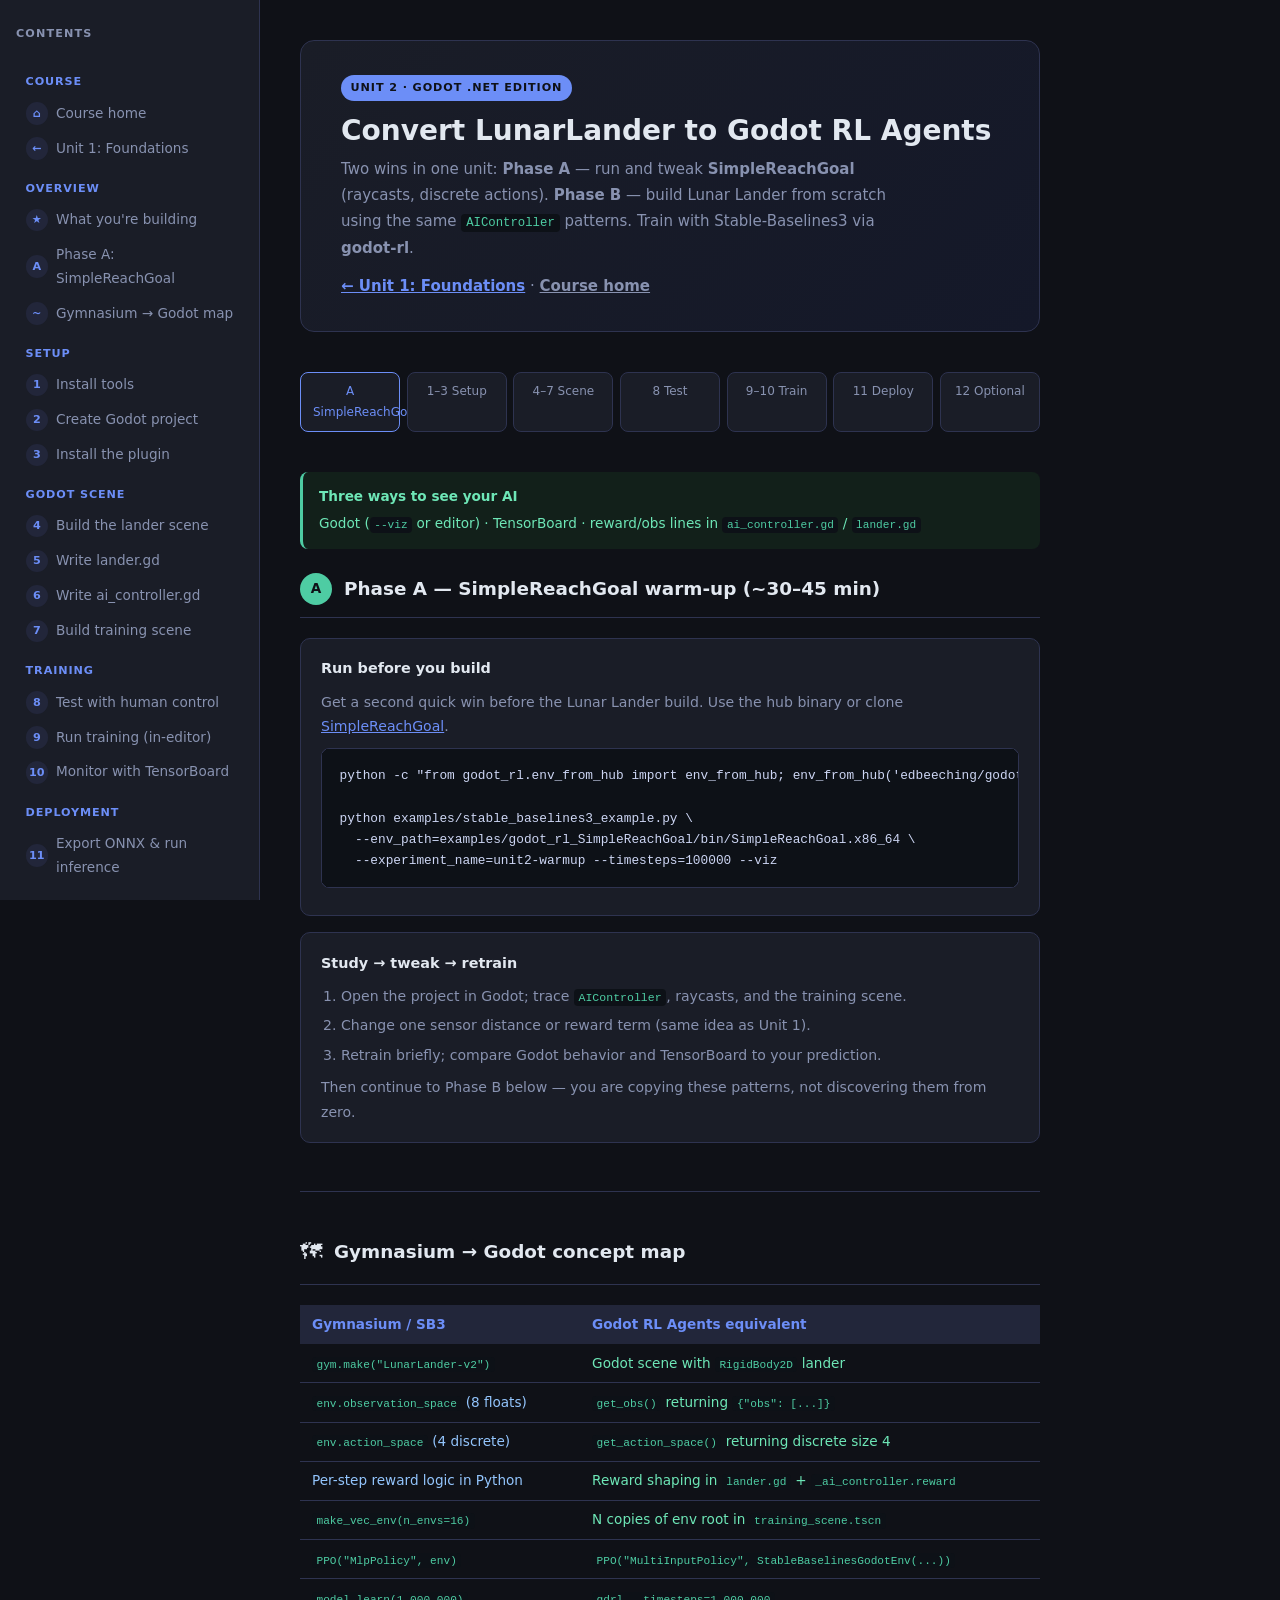
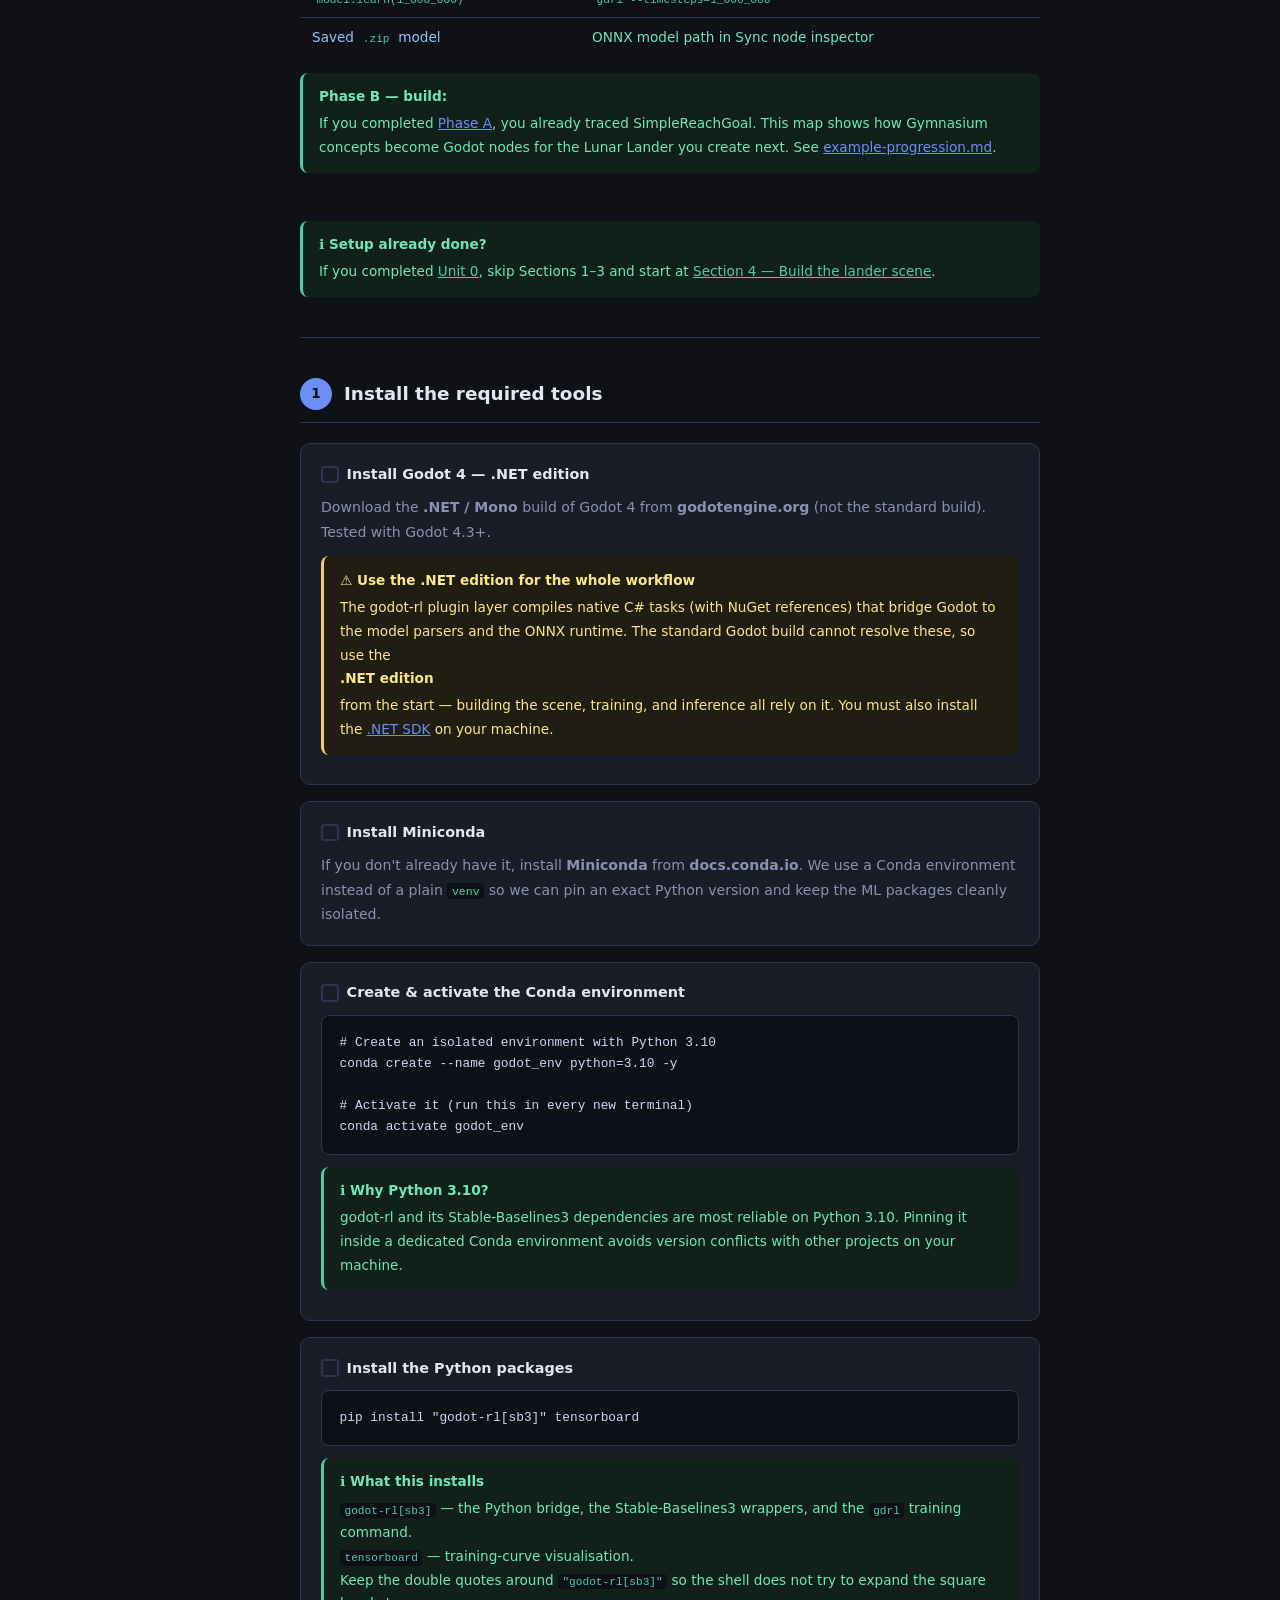
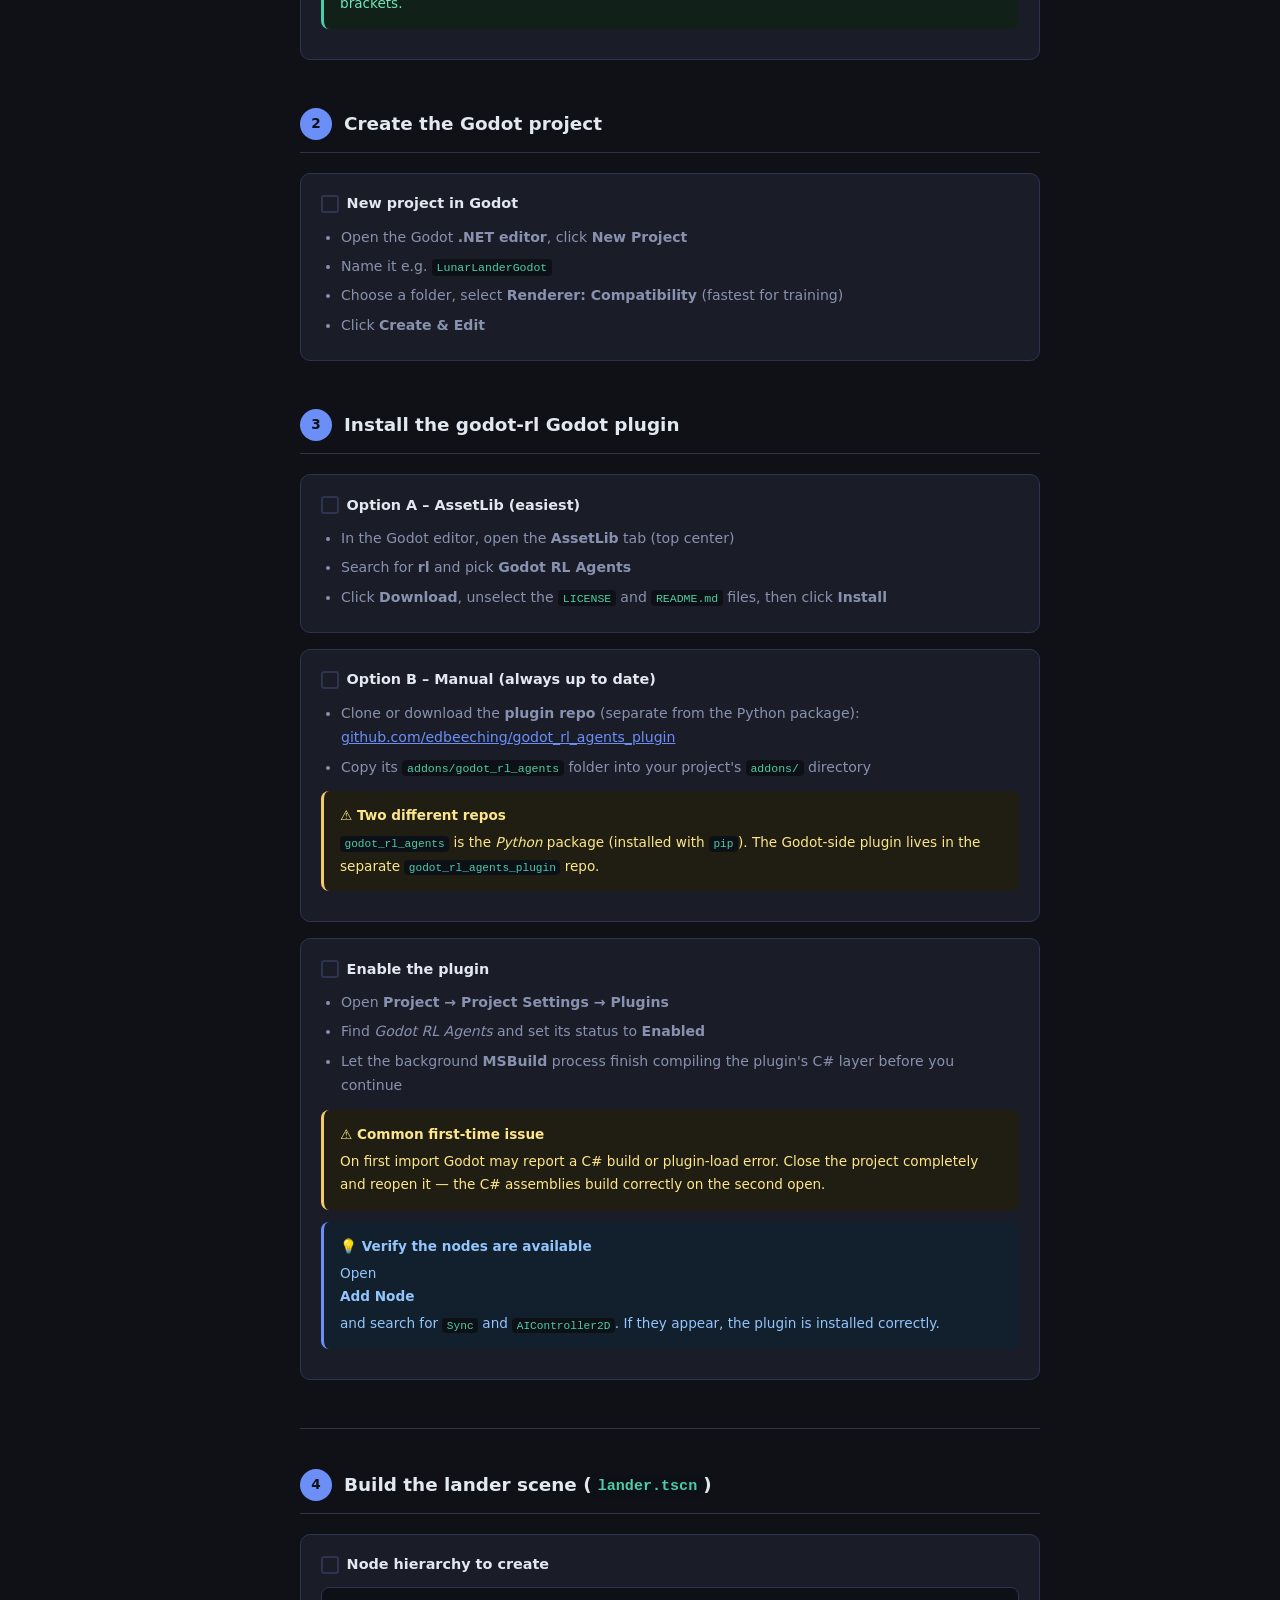
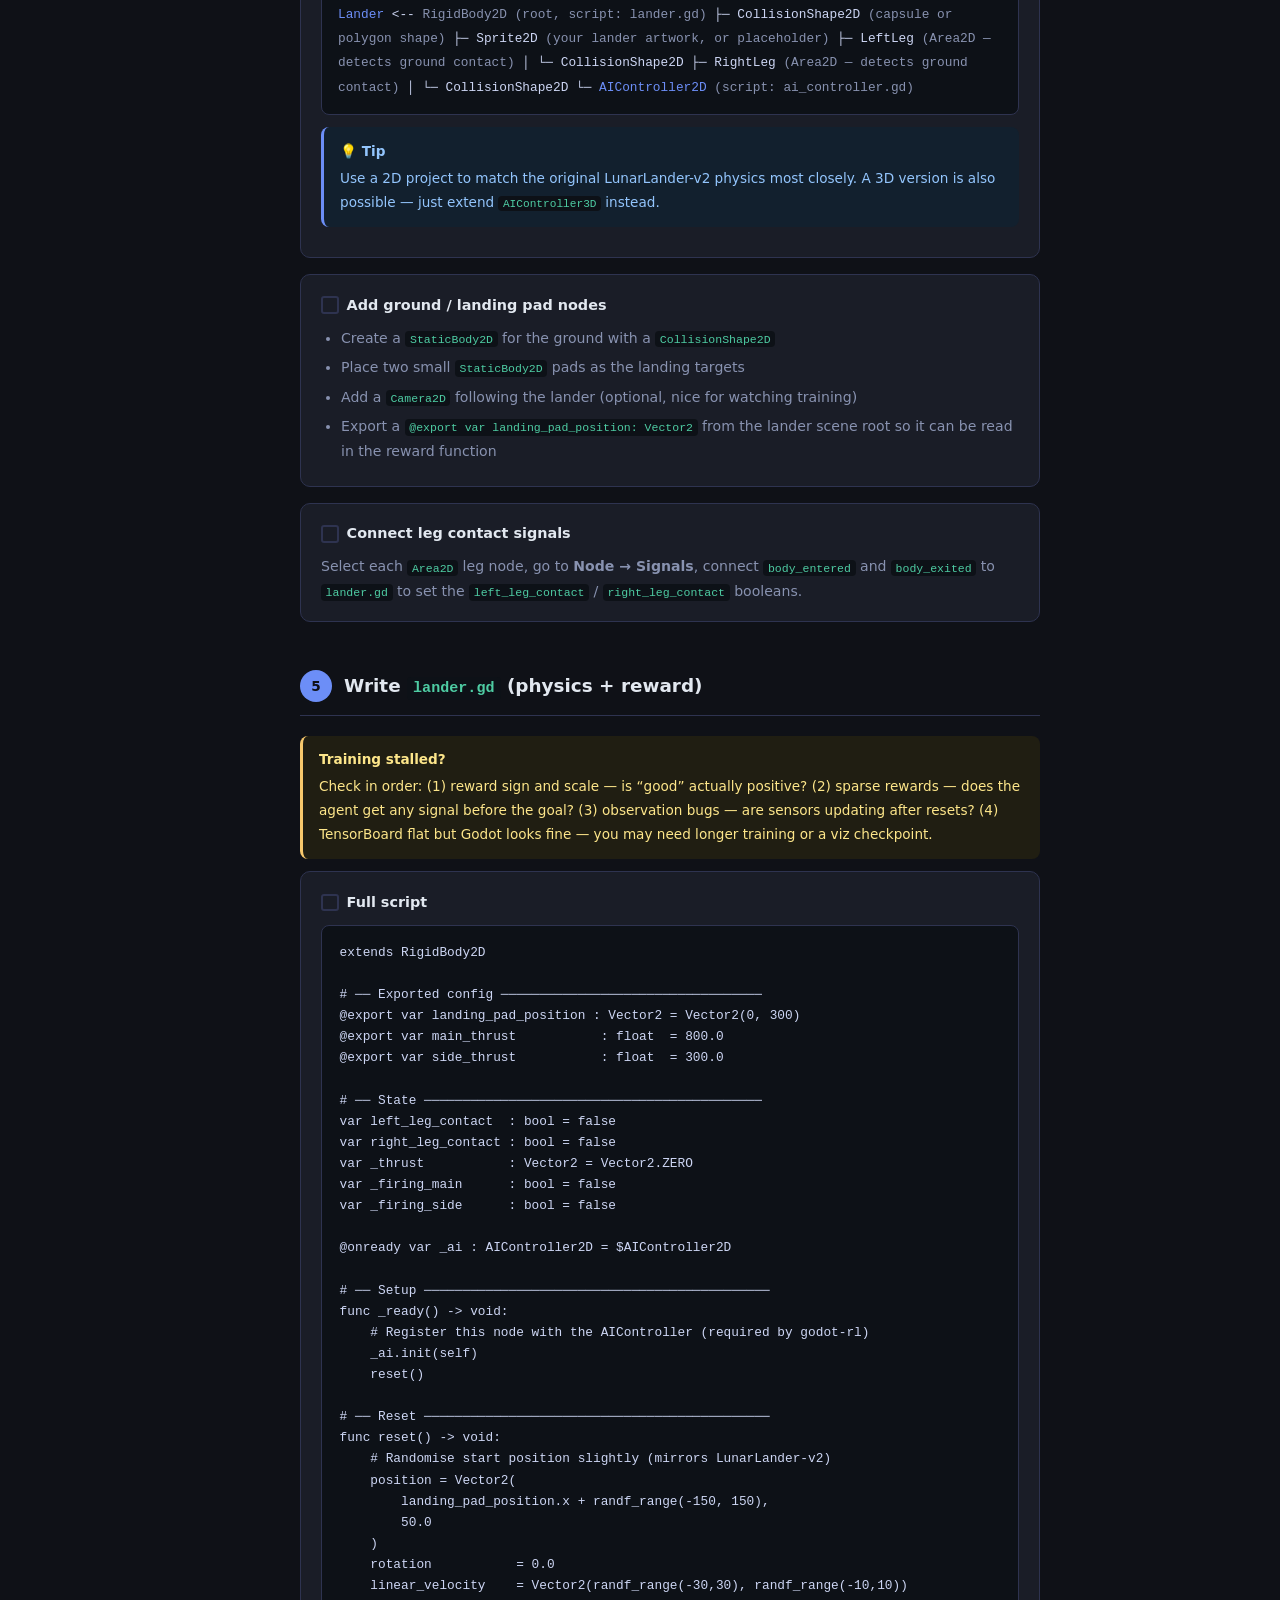
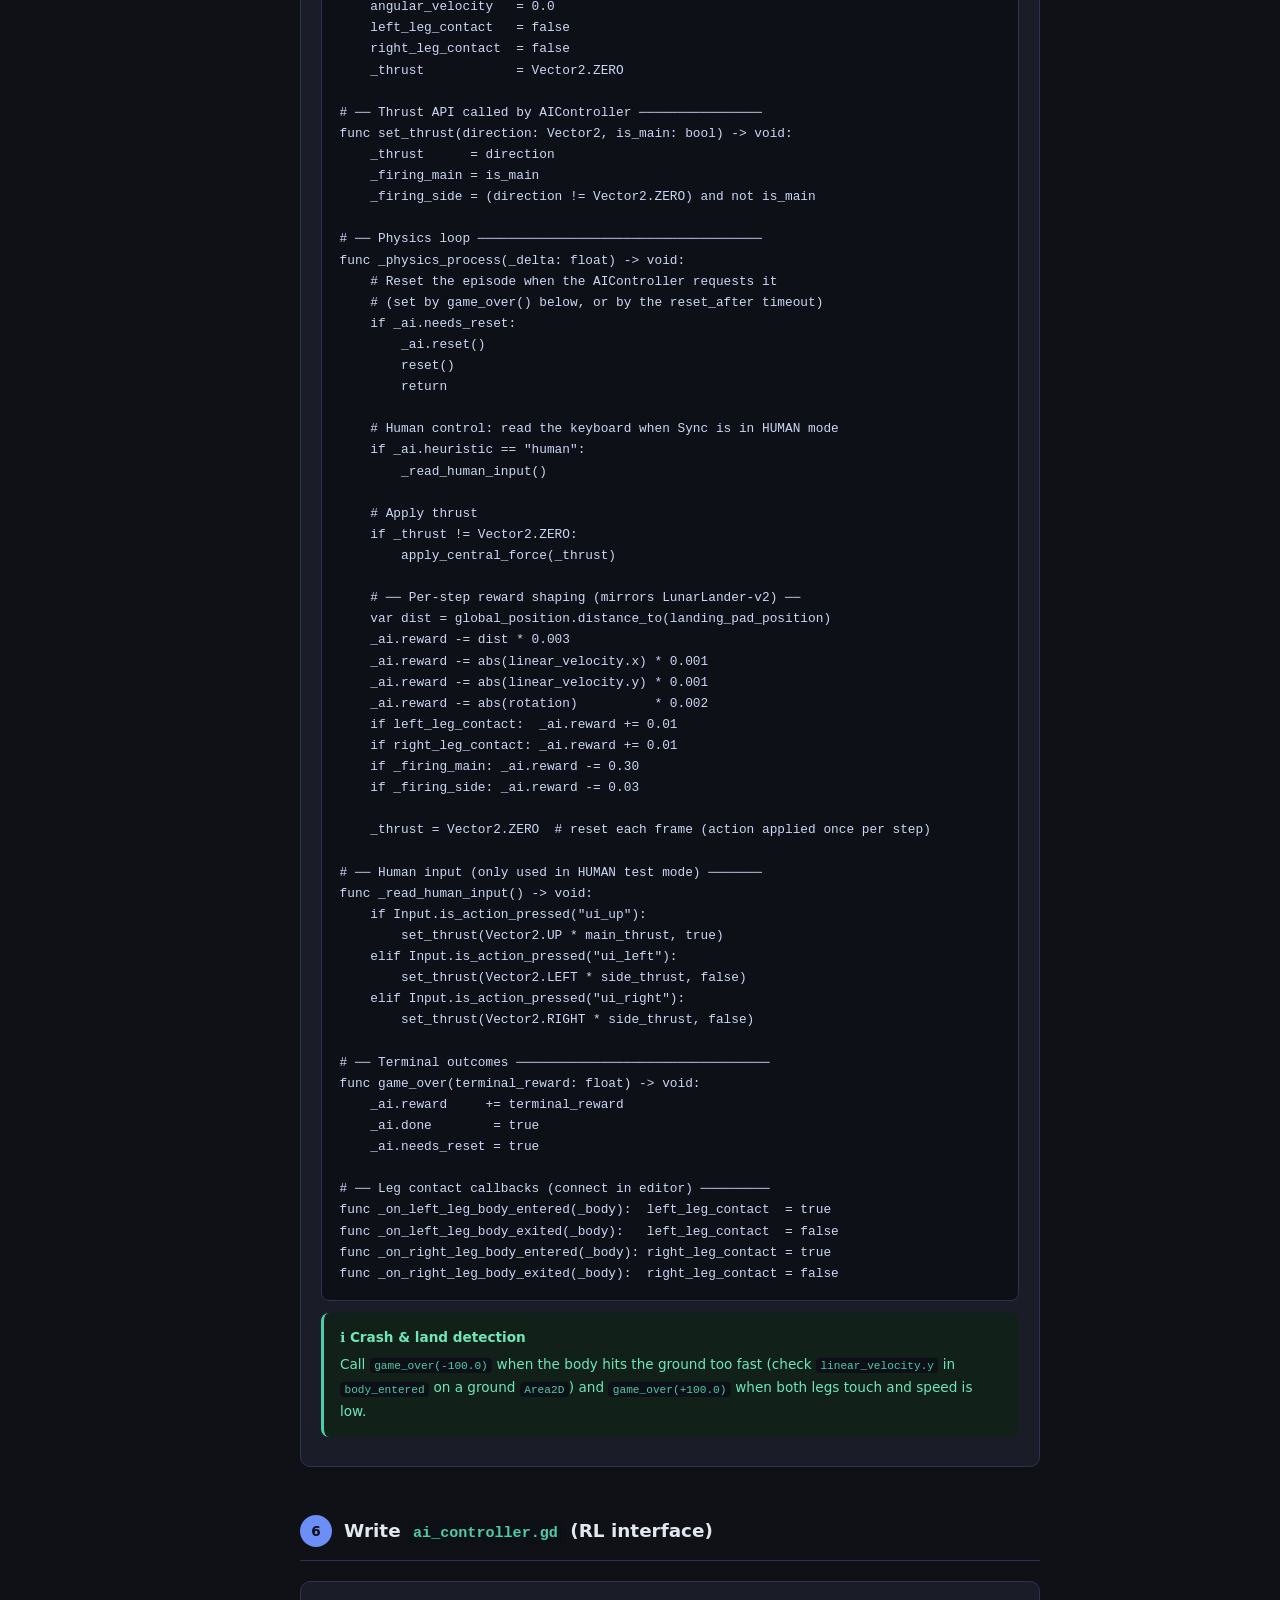
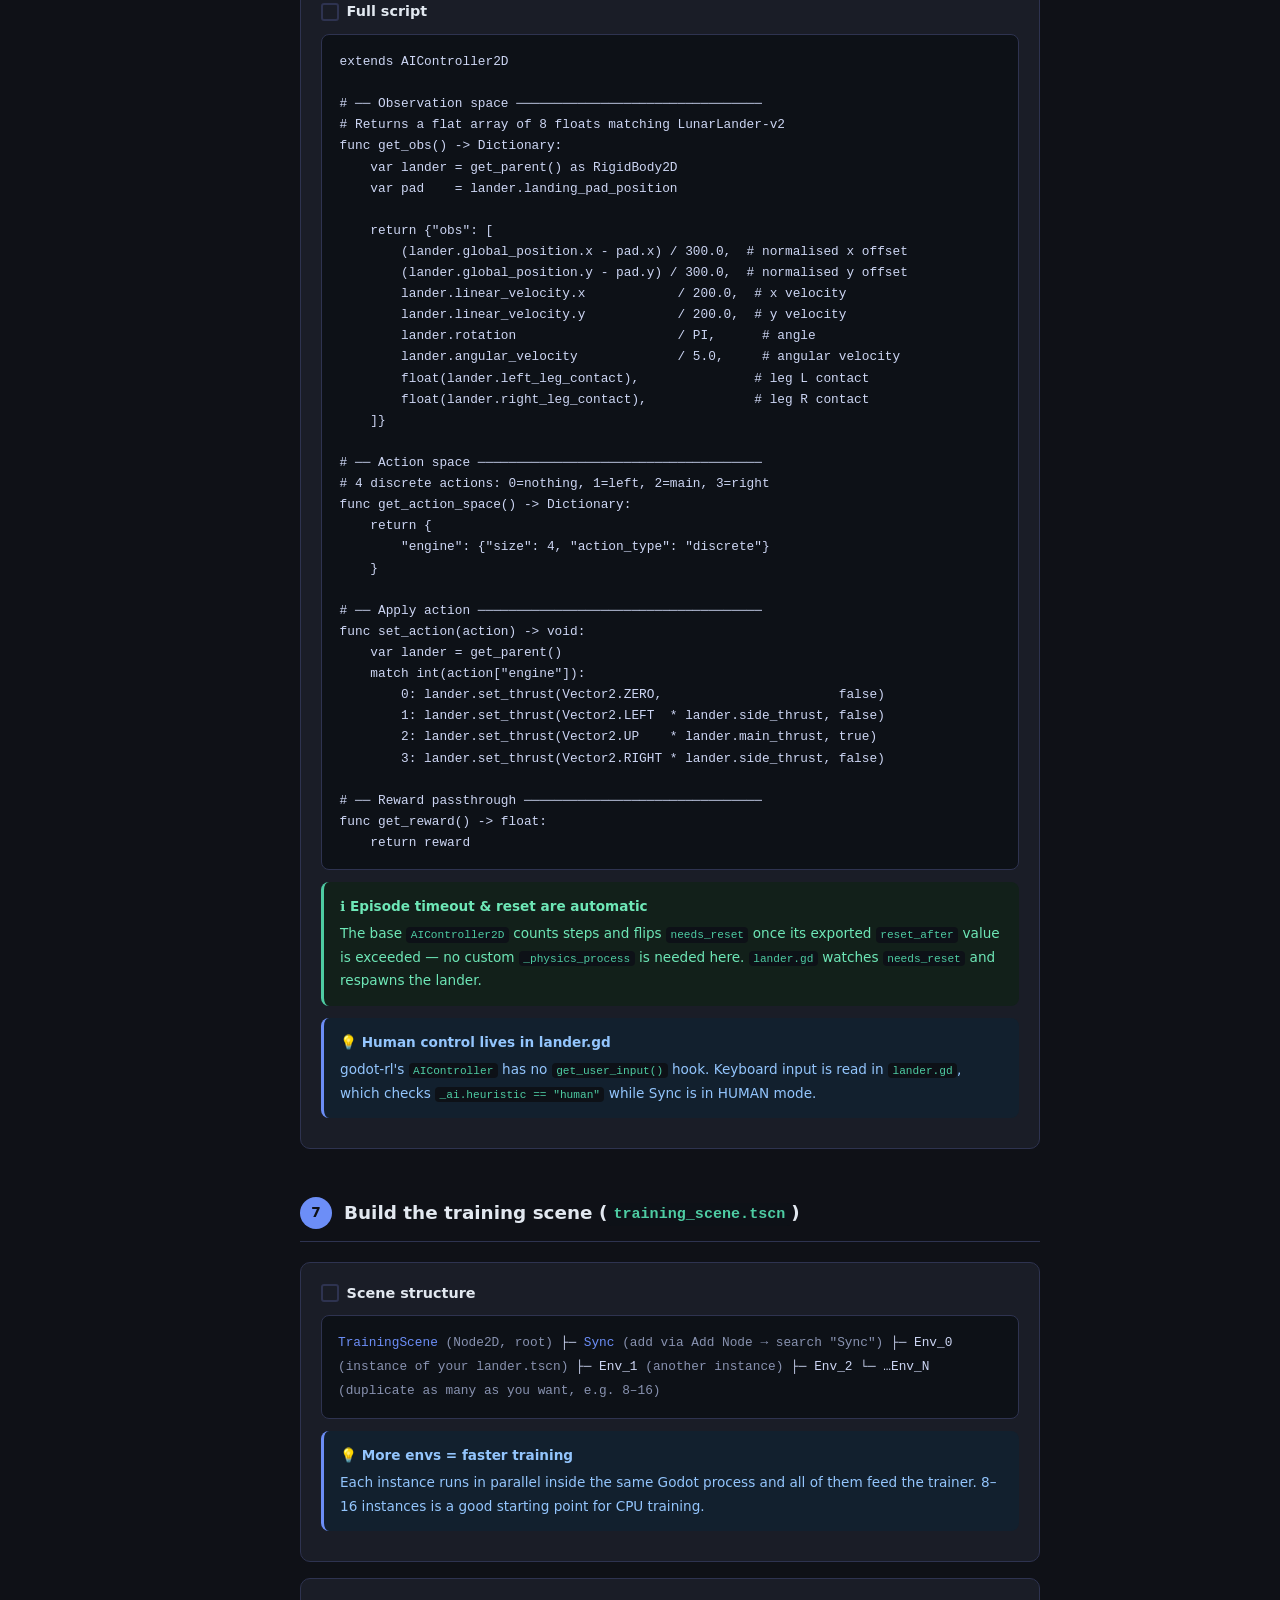
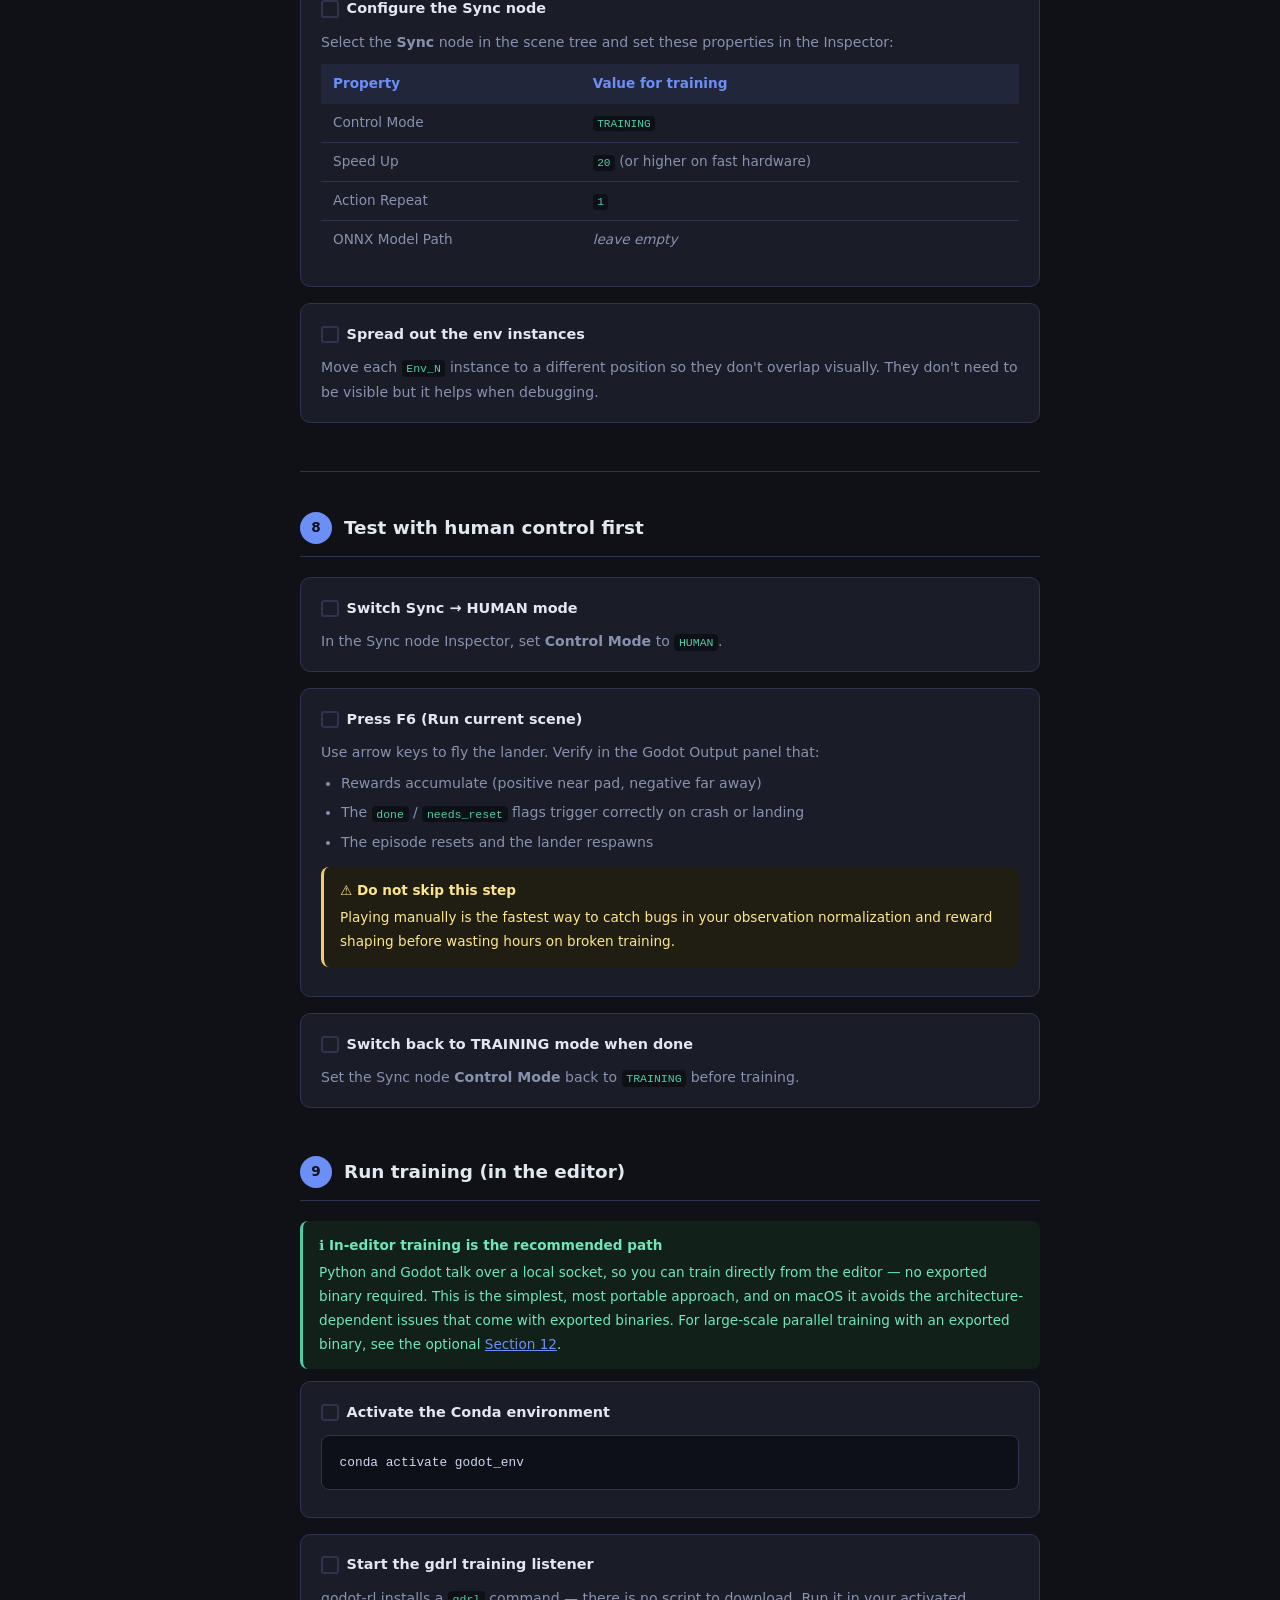
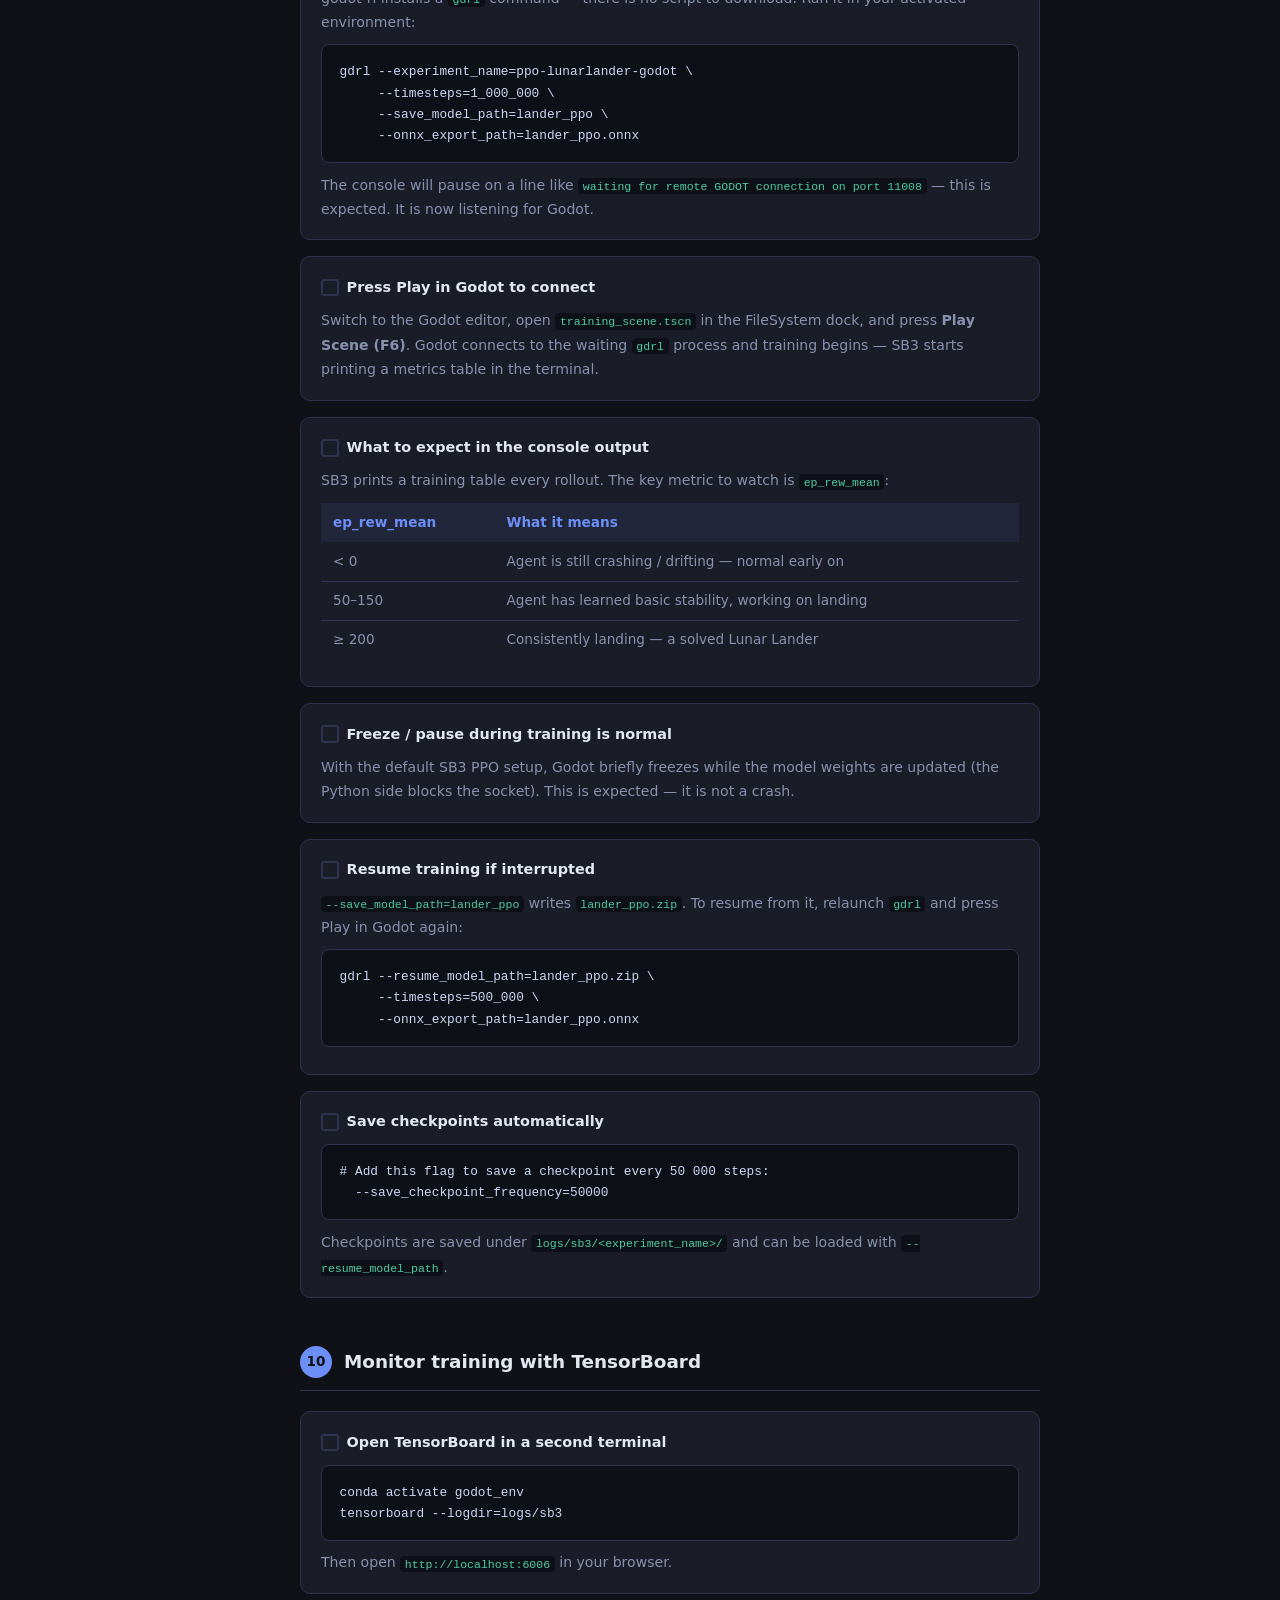
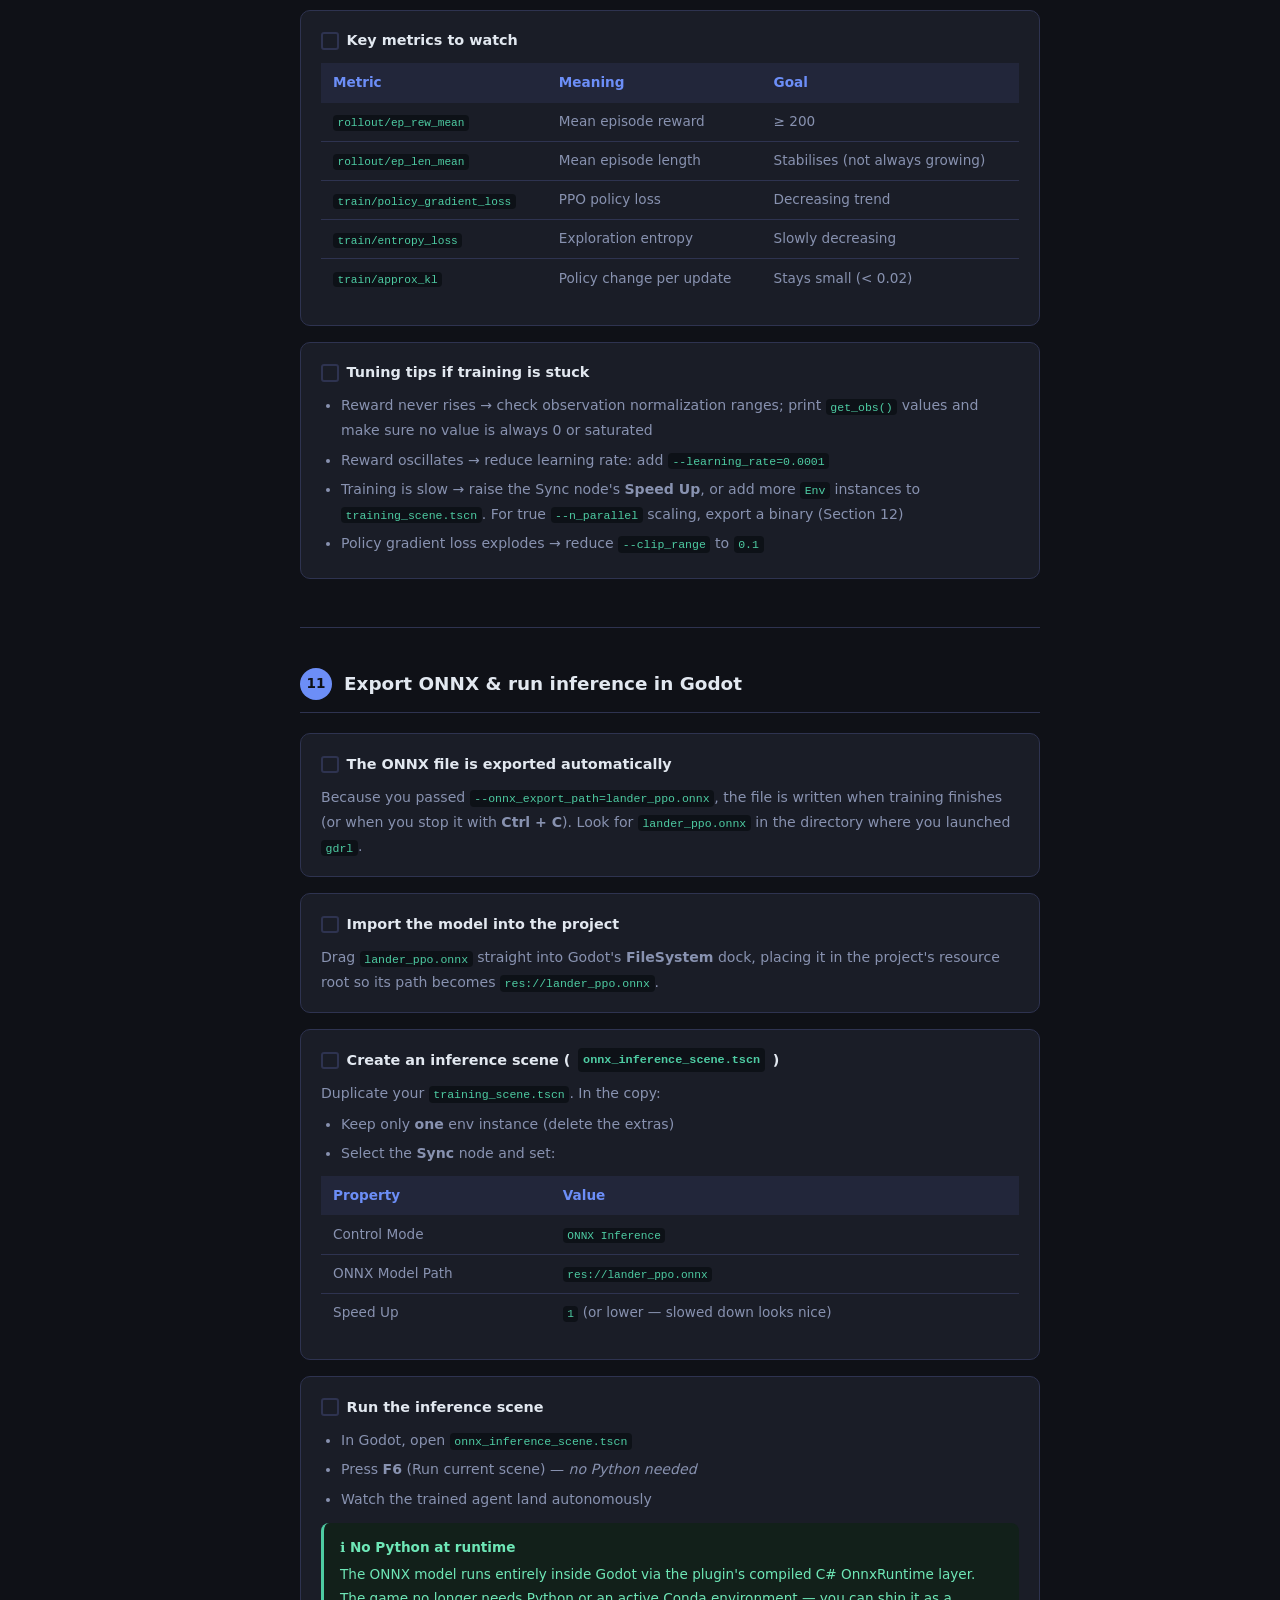
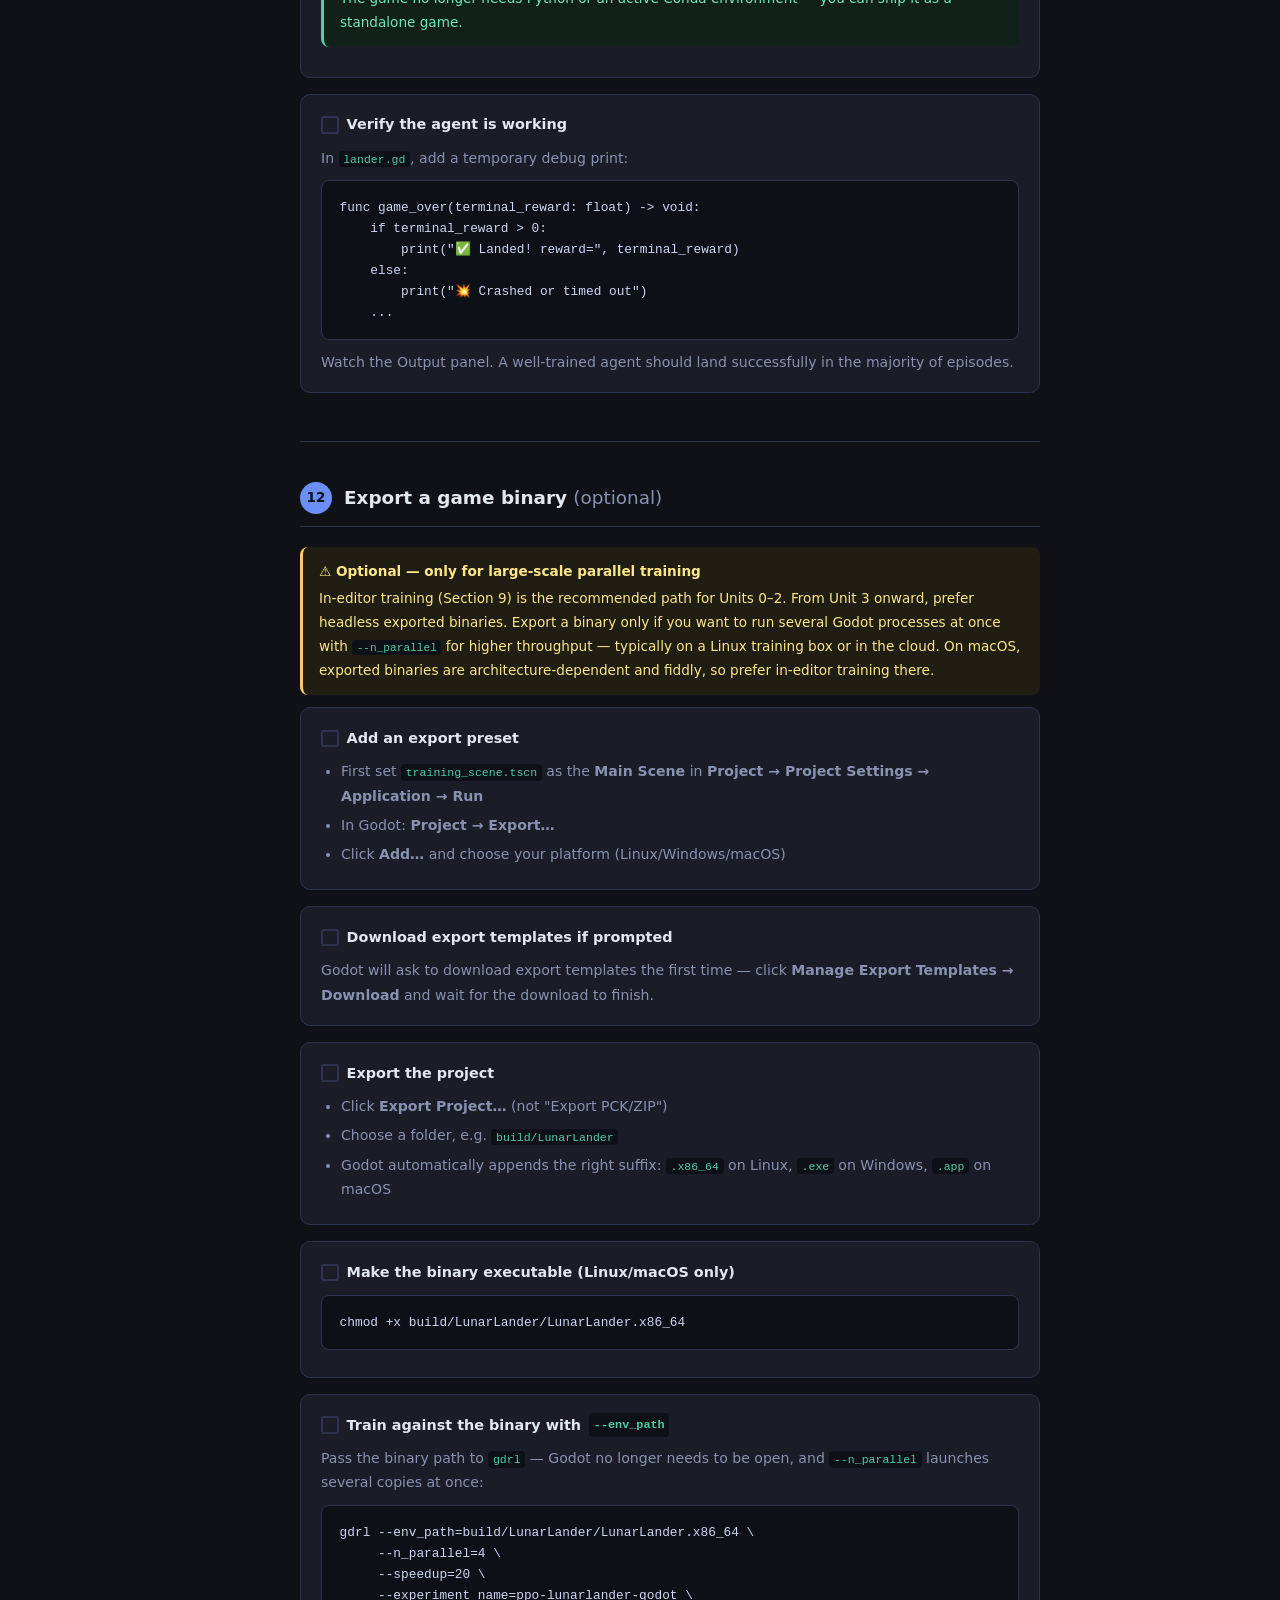
<file: Unit-02.html>
<!DOCTYPE html>
<html lang="en">
<head>
  <meta charset="UTF-8" />
  <meta name="viewport" content="width=device-width, initial-scale=1.0"/>
  <title>Unit 2 → Godot: Step-by-Step Guide</title>
  <style>
    :root {
      --bg:       #0f1117;
      --surface:  #1a1d27;
      --surface2: #22263a;
      --border:   #2e3350;
      --accent:   #6c8ef7;
      --accent2:  #4ecca3;
      --warn:     #f7c86c;
      --danger:   #f76c6c;
      --text:     #e2e8f0;
      --muted:    #8892b0;
      --code-bg:  #0d1117;
      --code-fg:  #cdd6f4;
    }
    *, *::before, *::after { box-sizing: border-box; margin: 0; padding: 0; }

    body {
      background: var(--bg);
      color: var(--text);
      font-family: "Segoe UI", system-ui, -apple-system, sans-serif;
      font-size: 15px;
      line-height: 1.75;
    }

    /* ── Layout ── */
    .layout { display: flex; min-height: 100vh; }

    /* ── Sidebar ── */
    .sidebar {
      width: 260px;
      flex-shrink: 0;
      background: var(--surface);
      border-right: 1px solid var(--border);
      padding: 1.5rem 1rem;
      position: sticky;
      top: 0;
      height: 100vh;
      overflow-y: auto;
    }
    .sidebar-title {
      font-size: 0.7rem;
      font-weight: 700;
      letter-spacing: 0.1em;
      text-transform: uppercase;
      color: var(--muted);
      margin-bottom: 1rem;
    }
    .sidebar nav a {
      display: flex;
      align-items: center;
      gap: 0.5rem;
      padding: 0.35rem 0.6rem;
      border-radius: 6px;
      text-decoration: none;
      font-size: 0.85rem;
      color: var(--muted);
      transition: background 0.15s, color 0.15s;
    }
    .sidebar nav a:hover { background: var(--surface2); color: var(--text); }
    .sidebar nav .section-label {
      font-size: 0.7rem;
      font-weight: 700;
      letter-spacing: 0.08em;
      text-transform: uppercase;
      color: var(--accent);
      padding: 0.8rem 0.6rem 0.25rem;
    }
    .sidebar nav .num {
      display: inline-flex; align-items: center; justify-content: center;
      width: 1.4rem; height: 1.4rem;
      background: var(--surface2); border-radius: 50%;
      font-size: 0.7rem; font-weight: 700; color: var(--accent);
      flex-shrink: 0;
    }

    /* ── Main content ── */
    .content { flex: 1; max-width: 820px; padding: 2.5rem 2.5rem 6rem; }

    /* ── Hero ── */
    .hero {
      background: linear-gradient(135deg, #1a1d27 0%, #141829 100%);
      border: 1px solid var(--border);
      border-radius: 14px;
      padding: 2rem 2.5rem;
      margin-bottom: 2.5rem;
    }
    .hero .tag {
      display: inline-block;
      background: var(--accent);
      color: #0f1117;
      font-size: 0.7rem;
      font-weight: 700;
      letter-spacing: 0.08em;
      text-transform: uppercase;
      padding: 0.2rem 0.6rem;
      border-radius: 99px;
      margin-bottom: 0.75rem;
    }
    .hero h1 { font-size: 1.75rem; font-weight: 800; line-height: 1.25; margin-bottom: 0.5rem; }
    .hero p { color: var(--muted); max-width: 560px; }

    /* ── Progress bar row ── */
    .progress-row {
      display: flex; gap: 0.4rem; margin-bottom: 2.5rem; flex-wrap: wrap;
    }
    .progress-step {
      flex: 1; min-width: 80px;
      background: var(--surface); border: 1px solid var(--border);
      border-radius: 8px; padding: 0.5rem 0.75rem;
      font-size: 0.75rem; color: var(--muted); text-align: center;
    }
    .progress-step.active { border-color: var(--accent); color: var(--accent); background: #1a1d27; }

    /* ── Section ── */
    .section { margin-bottom: 3rem; }
    .section-header {
      display: flex; align-items: center; gap: 0.75rem;
      margin-bottom: 1.25rem;
      padding-bottom: 0.75rem;
      border-bottom: 1px solid var(--border);
    }
    .section-num {
      display: inline-flex; align-items: center; justify-content: center;
      width: 2rem; height: 2rem;
      background: var(--accent); color: #0f1117;
      font-size: 0.85rem; font-weight: 800;
      border-radius: 50%; flex-shrink: 0;
    }
    .section-header h2 { font-size: 1.15rem; font-weight: 700; }

    /* ── Step card ── */
    .step {
      background: var(--surface);
      border: 1px solid var(--border);
      border-radius: 10px;
      padding: 1.1rem 1.25rem;
      margin-bottom: 1rem;
    }
    .step-title {
      font-size: 0.9rem; font-weight: 700;
      margin-bottom: 0.5rem;
      display: flex; align-items: center; gap: 0.5rem;
    }
    .step-title .check {
      width: 1.1rem; height: 1.1rem;
      border: 2px solid var(--border); border-radius: 3px;
      flex-shrink: 0; cursor: pointer;
      transition: background 0.15s, border-color 0.15s;
    }
    .step p, .step li { font-size: 0.88rem; color: var(--muted); }
    .step ul, .step ol { padding-left: 1.25rem; margin-top: 0.4rem; }
    .step li { margin-bottom: 0.3rem; }

    /* ── Code block ── */
    pre {
      background: var(--code-bg);
      color: var(--code-fg);
      border: 1px solid var(--border);
      border-radius: 8px;
      padding: 1rem 1.1rem;
      font-family: "JetBrains Mono", "Fira Mono", "Consolas", monospace;
      font-size: 0.8rem;
      line-height: 1.65;
      overflow-x: auto;
      margin: 0.6rem 0;
    }
    code {
      background: var(--code-bg);
      color: var(--accent2);
      padding: 0.15em 0.4em;
      border-radius: 4px;
      font-family: "JetBrains Mono", monospace;
      font-size: 0.82em;
    }
    pre code { background: none; color: inherit; padding: 0; font-size: inherit; }

    /* ── Callouts ── */
    .callout {
      border-radius: 8px; padding: 0.8rem 1rem;
      font-size: 0.85rem; margin: 0.75rem 0;
      border-left: 3px solid;
    }
    .callout.tip   { background: #12202e; border-color: var(--accent);  color: #93c5fd; }
    .callout.warn  { background: #201e12; border-color: var(--warn);    color: #fde68a; }
    .callout.info  { background: #12201a; border-color: var(--accent2); color: #6ee7b7; }
    .callout strong { display: block; margin-bottom: 0.2rem; }

    /* ── File tree ── */
    .filetree {
      background: var(--code-bg); border: 1px solid var(--border);
      border-radius: 8px; padding: 0.9rem 1rem;
      font-family: "JetBrains Mono", monospace; font-size: 0.8rem;
      line-height: 1.9; color: var(--code-fg);
      margin: 0.6rem 0;
    }
    .filetree .dir  { color: var(--accent); }
    .filetree .file { color: var(--code-fg); }
    .filetree .note { color: var(--muted); }

    /* ── Table ── */
    table { width: 100%; border-collapse: collapse; font-size: 0.85rem; margin: 0.6rem 0; }
    th { background: var(--surface2); color: var(--accent); padding: 0.5rem 0.75rem; text-align: left; font-weight: 700; }
    td { padding: 0.45rem 0.75rem; border-bottom: 1px solid var(--border); color: var(--muted); }
    tr:last-child td { border-bottom: none; }

    /* ── Mapping table highlight ── */
    .from { color: #93c5fd; }
    .to   { color: #6ee7b7; }

    /* ── Divider ── */
    hr { border: none; border-top: 1px solid var(--border); margin: 2.5rem 0; }

    /* ── Scrollbar ── */
    ::-webkit-scrollbar { width: 6px; height: 6px; }
    ::-webkit-scrollbar-track { background: var(--bg); }
    ::-webkit-scrollbar-thumb { background: var(--border); border-radius: 3px; }
  </style>
</head>
<body>
<div class="layout">

  <!-- ─────────────── SIDEBAR ─────────────── -->
  <aside class="sidebar">
    <div class="sidebar-title">Contents</div>
    <nav>
      <div class="section-label">Course</div>
      <a href="index.html"><span class="num">⌂</span> Course home</a>
      <a href="Unit-01.html"><span class="num">←</span> Unit 1: Foundations</a>

      <div class="section-label">Overview</div>
      <a href="#overview"><span class="num">★</span> What you're building</a>
      <a href="#warmup"><span class="num">A</span> Phase A: SimpleReachGoal</a>
      <a href="#mapping"><span class="num">~</span> Gymnasium → Godot map</a>

      <div class="section-label">Setup</div>
      <a href="#s1"><span class="num">1</span> Install tools</a>
      <a href="#s2"><span class="num">2</span> Create Godot project</a>
      <a href="#s3"><span class="num">3</span> Install the plugin</a>

      <div class="section-label">Godot scene</div>
      <a href="#s4"><span class="num">4</span> Build the lander scene</a>
      <a href="#s5"><span class="num">5</span> Write lander.gd</a>
      <a href="#s6"><span class="num">6</span> Write ai_controller.gd</a>
      <a href="#s7"><span class="num">7</span> Build training scene</a>

      <div class="section-label">Training</div>
      <a href="#s8"><span class="num">8</span> Test with human control</a>
      <a href="#s9"><span class="num">9</span> Run training (in-editor)</a>
      <a href="#s10"><span class="num">10</span> Monitor with TensorBoard</a>

      <div class="section-label">Deployment</div>
      <a href="#s11"><span class="num">11</span> Export ONNX &amp; run inference</a>

      <div class="section-label">Advanced (optional)</div>
      <a href="#s12"><span class="num">12</span> Export a game binary</a>

      <div class="section-label">Reference</div>
      <a href="#ref-obs">Observation space</a>
      <a href="#ref-actions">Action space</a>
      <a href="#ref-reward">Reward function</a>
      <a href="#ref-args">gdrl arguments</a>
    </nav>
  </aside>

  <!-- ─────────────── MAIN ─────────────── -->
  <main class="content">

    <!-- Hero -->
    <div class="hero" id="overview">
      <div class="tag">Unit 2 · Godot .NET Edition</div>
      <h1>Convert LunarLander to Godot RL Agents</h1>
      <p>Two wins in one unit: <strong>Phase A</strong> — run and tweak
         <strong>SimpleReachGoal</strong> (raycasts, discrete actions). <strong>Phase B</strong> — build
         Lunar Lander from scratch using the same <code>AIController</code> patterns. Train with
         Stable-Baselines3 via <strong>godot-rl</strong>.</p>
      <p style="margin-top:0.75rem"><a href="Unit-01.html" style="color:var(--accent); font-weight:700">← Unit 1: Foundations</a>
         · <a href="index.html" style="color:var(--muted); font-weight:600">Course home</a></p>
    </div>

    <!-- Progress pills -->
    <div class="progress-row">
      <div class="progress-step active">A SimpleReachGoal</div>
      <div class="progress-step">1–3 Setup</div>
      <div class="progress-step">4–7 Scene</div>
      <div class="progress-step">8 Test</div>
      <div class="progress-step">9–10 Train</div>
      <div class="progress-step">11 Deploy</div>
      <div class="progress-step">12 Optional</div>
    </div>

    <div class="callout info" style="margin-bottom:1.5rem">
      <strong>Three ways to see your AI</strong>
      Godot (<code>--viz</code> or editor) · TensorBoard · reward/obs lines in <code>ai_controller.gd</code> / <code>lander.gd</code>
    </div>

    <!-- ── Phase A: SimpleReachGoal ── -->
    <div class="section" id="warmup">
      <div class="section-header">
        <span class="section-num" style="background:var(--accent2);color:#0f1117">A</span>
        <h2>Phase A — SimpleReachGoal warm-up (~30–45 min)</h2>
      </div>
      <div class="step">
        <div class="step-title">Run before you build</div>
        <p>Get a second quick win before the Lunar Lander build. Use the hub binary or clone
           <a href="https://github.com/edbeeching/godot_rl_agents_examples/tree/main/examples/SimpleReachGoal" style="color:var(--accent)">SimpleReachGoal</a>.</p>
<pre>python -c "from godot_rl.env_from_hub import env_from_hub; env_from_hub('edbeeching/godot_rl_SimpleReachGoal')"

python examples/stable_baselines3_example.py \
  --env_path=examples/godot_rl_SimpleReachGoal/bin/SimpleReachGoal.x86_64 \
  --experiment_name=unit2-warmup --timesteps=100000 --viz</pre>
      </div>
      <div class="step">
        <div class="step-title">Study → tweak → retrain</div>
        <ol>
          <li>Open the project in Godot; trace <code>AIController</code>, raycasts, and the training scene.</li>
          <li>Change one sensor distance or reward term (same idea as Unit 1).</li>
          <li>Retrain briefly; compare Godot behavior and TensorBoard to your prediction.</li>
        </ol>
        <p style="margin-top:0.5rem">Then continue to Phase B below — you are copying these patterns, not discovering them from zero.</p>
      </div>
    </div>

    <hr>

    <!-- ── Mapping overview ── -->
    <div class="section" id="mapping">
      <div class="section-header">
        <span style="font-size:1.4rem">🗺</span>
        <h2>Gymnasium → Godot concept map</h2>
      </div>
      <table>
        <thead><tr><th>Gymnasium / SB3</th><th>Godot RL Agents equivalent</th></tr></thead>
        <tbody>
          <tr><td class="from"><code>gym.make("LunarLander-v2")</code></td><td class="to">Godot scene with <code>RigidBody2D</code> lander</td></tr>
          <tr><td class="from"><code>env.observation_space</code> (8 floats)</td><td class="to"><code>get_obs()</code> returning <code>{"obs": [...]}</code></td></tr>
          <tr><td class="from"><code>env.action_space</code> (4 discrete)</td><td class="to"><code>get_action_space()</code> returning discrete size 4</td></tr>
          <tr><td class="from">Per-step reward logic in Python</td><td class="to">Reward shaping in <code>lander.gd</code> + <code>_ai_controller.reward</code></td></tr>
          <tr><td class="from"><code>make_vec_env(n_envs=16)</code></td><td class="to">N copies of env root in <code>training_scene.tscn</code></td></tr>
          <tr><td class="from"><code>PPO("MlpPolicy", env)</code></td><td class="to"><code>PPO("MultiInputPolicy", StableBaselinesGodotEnv(...))</code></td></tr>
          <tr><td class="from"><code>model.learn(1_000_000)</code></td><td class="to"><code>gdrl --timesteps=1_000_000</code></td></tr>
          <tr><td class="from">Saved <code>.zip</code> model</td><td class="to">ONNX model path in Sync node inspector</td></tr>
        </tbody>
      </table>
      <div class="callout info" style="margin-top:1rem">
        <strong>Phase B — build:</strong> If you completed
        <a href="#warmup" style="color:var(--accent)">Phase A</a>, you already traced SimpleReachGoal.
        This map shows how Gymnasium concepts become Godot nodes for the Lunar Lander you create next.
        See <a href="docs/example-progression.md" style="color:var(--accent)">example-progression.md</a>.
      </div>
    </div>

      <div class="callout info" style="margin-bottom:1.5rem">
        <strong>ℹ Setup already done?</strong>
        If you completed <a href="Unit-00.html" style="color:var(--accent2)">Unit 0</a>, skip Sections 1–3 and start at
        <a href="#s4" style="color:var(--accent2)">Section 4 — Build the lander scene</a>.
      </div>

    <hr>

    <!-- ════════════════════════════════════
         SECTION 1 – Install tools
    ════════════════════════════════════ -->
    <div class="section" id="s1">
      <div class="section-header">
        <span class="section-num">1</span>
        <h2>Install the required tools</h2>
      </div>

      <div class="step">
        <div class="step-title"><span class="check" onclick="this.style.background=this.style.background?'':'var(--accent)'"></span> Install Godot 4 — .NET edition</div>
        <p>Download the <strong>.NET / Mono</strong> build of Godot 4 from
        <strong>godotengine.org</strong> (not the standard build).<br>
        Tested with Godot 4.3+.</p>
        <div class="callout warn">
          <strong>⚠ Use the .NET edition for the whole workflow</strong>
          The godot-rl plugin layer compiles native C# tasks (with NuGet references) that bridge
          Godot to the model parsers and the ONNX runtime. The standard Godot build cannot
          resolve these, so use the <strong>.NET edition</strong> from the start — building the
          scene, training, and inference all rely on it. You must also install the
          <a href="https://dotnet.microsoft.com/download" style="color:var(--accent)">.NET SDK</a>
          on your machine.
        </div>
      </div>

      <div class="step">
        <div class="step-title"><span class="check" onclick="this.style.background=this.style.background?'':'var(--accent)'"></span> Install Miniconda</div>
        <p>If you don't already have it, install <strong>Miniconda</strong> from
        <strong>docs.conda.io</strong>. We use a Conda environment instead of a plain
        <code>venv</code> so we can pin an exact Python version and keep the ML packages
        cleanly isolated.</p>
      </div>

      <div class="step">
        <div class="step-title"><span class="check" onclick="this.style.background=this.style.background?'':'var(--accent)'"></span> Create &amp; activate the Conda environment</div>
<pre># Create an isolated environment with Python 3.10
conda create --name godot_env python=3.10 -y

# Activate it (run this in every new terminal)
conda activate godot_env</pre>
        <div class="callout info">
          <strong>ℹ Why Python 3.10?</strong>
          godot-rl and its Stable-Baselines3 dependencies are most reliable on Python 3.10.
          Pinning it inside a dedicated Conda environment avoids version conflicts with other
          projects on your machine.
        </div>
      </div>

      <div class="step">
        <div class="step-title"><span class="check" onclick="this.style.background=this.style.background?'':'var(--accent)'"></span> Install the Python packages</div>
<pre>pip install "godot-rl[sb3]" tensorboard</pre>
        <div class="callout info">
          <strong>ℹ What this installs</strong>
          <code>godot-rl[sb3]</code> — the Python bridge, the Stable-Baselines3 wrappers,
          and the <code>gdrl</code> training command.<br>
          <code>tensorboard</code> — training-curve visualisation.<br>
          Keep the double quotes around <code>"godot-rl[sb3]"</code> so the shell does not try
          to expand the square brackets.
        </div>
      </div>
    </div>

    <!-- ════════════════════════════════════
         SECTION 2 – Create Godot project
    ════════════════════════════════════ -->
    <div class="section" id="s2">
      <div class="section-header">
        <span class="section-num">2</span>
        <h2>Create the Godot project</h2>
      </div>

      <div class="step">
        <div class="step-title"><span class="check" onclick="this.style.background=this.style.background?'':'var(--accent)'"></span> New project in Godot</div>
        <ul>
          <li>Open the Godot <strong>.NET editor</strong>, click <strong>New Project</strong></li>
          <li>Name it e.g. <code>LunarLanderGodot</code></li>
          <li>Choose a folder, select <strong>Renderer: Compatibility</strong> (fastest for training)</li>
          <li>Click <strong>Create &amp; Edit</strong></li>
        </ul>
      </div>
    </div>

    <!-- ════════════════════════════════════
         SECTION 3 – Install the plugin
    ════════════════════════════════════ -->
    <div class="section" id="s3">
      <div class="section-header">
        <span class="section-num">3</span>
        <h2>Install the godot-rl Godot plugin</h2>
      </div>

      <div class="step">
        <div class="step-title"><span class="check" onclick="this.style.background=this.style.background?'':'var(--accent)'"></span> Option A – AssetLib (easiest)</div>
        <ul>
          <li>In the Godot editor, open the <strong>AssetLib</strong> tab (top center)</li>
          <li>Search for <strong>rl</strong> and pick <strong>Godot RL Agents</strong></li>
          <li>Click <strong>Download</strong>, unselect the <code>LICENSE</code> and
            <code>README.md</code> files, then click <strong>Install</strong></li>
        </ul>
      </div>

      <div class="step">
        <div class="step-title"><span class="check" onclick="this.style.background=this.style.background?'':'var(--accent)'"></span> Option B – Manual (always up to date)</div>
        <ul>
          <li>Clone or download the <strong>plugin repo</strong> (separate from the Python package):
            <a href="https://github.com/edbeeching/godot_rl_agents_plugin" style="color:var(--accent)">github.com/edbeeching/godot_rl_agents_plugin</a></li>
          <li>Copy its <code>addons/godot_rl_agents</code> folder into your project's <code>addons/</code> directory</li>
        </ul>
        <div class="callout warn">
          <strong>⚠ Two different repos</strong>
          <code>godot_rl_agents</code> is the <em>Python</em> package (installed with <code>pip</code>).
          The Godot-side plugin lives in the separate <code>godot_rl_agents_plugin</code> repo.
        </div>
      </div>

      <div class="step">
        <div class="step-title"><span class="check" onclick="this.style.background=this.style.background?'':'var(--accent)'"></span> Enable the plugin</div>
        <ul>
          <li>Open <strong>Project → Project Settings → Plugins</strong></li>
          <li>Find <em>Godot RL Agents</em> and set its status to <strong>Enabled</strong></li>
          <li>Let the background <strong>MSBuild</strong> process finish compiling the plugin's
            C# layer before you continue</li>
        </ul>
        <div class="callout warn">
          <strong>⚠ Common first-time issue</strong>
          On first import Godot may report a C# build or plugin-load error. Close the project
          completely and reopen it — the C# assemblies build correctly on the second open.
        </div>
        <div class="callout tip">
          <strong>💡 Verify the nodes are available</strong>
          Open <strong>Add Node</strong> and search for <code>Sync</code> and
          <code>AIController2D</code>. If they appear, the plugin is installed correctly.
        </div>
      </div>
    </div>

    <hr>

    <!-- ════════════════════════════════════
         SECTION 4 – Build lander scene
    ════════════════════════════════════ -->
    <div class="section" id="s4">
      <div class="section-header">
        <span class="section-num">4</span>
        <h2>Build the lander scene (<code>lander.tscn</code>)</h2>
      </div>

      <div class="step">
        <div class="step-title"><span class="check" onclick="this.style.background=this.style.background?'':'var(--accent)'"></span> Node hierarchy to create</div>
        <div class="filetree">
<span class="dir">Lander</span>  &lt;-- <span class="note">RigidBody2D  (root, script: lander.gd)</span>
  ├─ <span class="file">CollisionShape2D</span>  <span class="note">(capsule or polygon shape)</span>
  ├─ <span class="file">Sprite2D</span>          <span class="note">(your lander artwork, or placeholder)</span>
  ├─ <span class="file">LeftLeg</span>           <span class="note">(Area2D — detects ground contact)</span>
  │   └─ CollisionShape2D
  ├─ <span class="file">RightLeg</span>          <span class="note">(Area2D — detects ground contact)</span>
  │   └─ CollisionShape2D
  └─ <span class="dir">AIController2D</span>    <span class="note">(script: ai_controller.gd)</span>
        </div>
        <div class="callout tip">
          <strong>💡 Tip</strong>
          Use a 2D project to match the original LunarLander-v2 physics most closely.
          A 3D version is also possible — just extend <code>AIController3D</code> instead.
        </div>
      </div>

      <div class="step">
        <div class="step-title"><span class="check" onclick="this.style.background=this.style.background?'':'var(--accent)'"></span> Add ground / landing pad nodes</div>
        <ul>
          <li>Create a <code>StaticBody2D</code> for the ground with a <code>CollisionShape2D</code></li>
          <li>Place two small <code>StaticBody2D</code> pads as the landing targets</li>
          <li>Add a <code>Camera2D</code> following the lander (optional, nice for watching training)</li>
          <li>Export a <code>@export var landing_pad_position: Vector2</code> from the lander scene root so it can be read in the reward function</li>
        </ul>
      </div>

      <div class="step">
        <div class="step-title"><span class="check" onclick="this.style.background=this.style.background?'':'var(--accent)'"></span> Connect leg contact signals</div>
        <p>Select each <code>Area2D</code> leg node, go to <strong>Node → Signals</strong>,
        connect <code>body_entered</code> and <code>body_exited</code> to <code>lander.gd</code>
        to set the <code>left_leg_contact</code> / <code>right_leg_contact</code> booleans.</p>
      </div>
    </div>

    <!-- ════════════════════════════════════
         SECTION 5 – lander.gd
    ════════════════════════════════════ -->
    <div class="section" id="s5">
      <div class="section-header">
        <span class="section-num">5</span>
        <h2>Write <code>lander.gd</code> (physics + reward)</h2>
      </div>

      <div class="callout warn" id="training-stalled">
        <strong>Training stalled?</strong>
        Check in order: (1) reward sign and scale — is “good” actually positive?
        (2) sparse rewards — does the agent get any signal before the goal?
        (3) observation bugs — are sensors updating after resets?
        (4) TensorBoard flat but Godot looks fine — you may need longer training or a viz checkpoint.
      </div>

      <div class="step">
        <div class="step-title"><span class="check" onclick="this.style.background=this.style.background?'':'var(--accent)'"></span> Full script</div>
<pre>extends RigidBody2D

# ── Exported config ──────────────────────────────────
@export var landing_pad_position : Vector2 = Vector2(0, 300)
@export var main_thrust           : float  = 800.0
@export var side_thrust           : float  = 300.0

# ── State ────────────────────────────────────────────
var left_leg_contact  : bool = false
var right_leg_contact : bool = false
var _thrust           : Vector2 = Vector2.ZERO
var _firing_main      : bool = false
var _firing_side      : bool = false

@onready var _ai : AIController2D = $AIController2D

# ── Setup ─────────────────────────────────────────────
func _ready() -> void:
    # Register this node with the AIController (required by godot-rl)
    _ai.init(self)
    reset()

# ── Reset ─────────────────────────────────────────────
func reset() -> void:
    # Randomise start position slightly (mirrors LunarLander-v2)
    position = Vector2(
        landing_pad_position.x + randf_range(-150, 150),
        50.0
    )
    rotation           = 0.0
    linear_velocity    = Vector2(randf_range(-30,30), randf_range(-10,10))
    angular_velocity   = 0.0
    left_leg_contact   = false
    right_leg_contact  = false
    _thrust            = Vector2.ZERO

# ── Thrust API called by AIController ────────────────
func set_thrust(direction: Vector2, is_main: bool) -> void:
    _thrust      = direction
    _firing_main = is_main
    _firing_side = (direction != Vector2.ZERO) and not is_main

# ── Physics loop ─────────────────────────────────────
func _physics_process(_delta: float) -> void:
    # Reset the episode when the AIController requests it
    # (set by game_over() below, or by the reset_after timeout)
    if _ai.needs_reset:
        _ai.reset()
        reset()
        return

    # Human control: read the keyboard when Sync is in HUMAN mode
    if _ai.heuristic == "human":
        _read_human_input()

    # Apply thrust
    if _thrust != Vector2.ZERO:
        apply_central_force(_thrust)

    # ── Per-step reward shaping (mirrors LunarLander-v2) ──
    var dist = global_position.distance_to(landing_pad_position)
    _ai.reward -= dist * 0.003
    _ai.reward -= abs(linear_velocity.x) * 0.001
    _ai.reward -= abs(linear_velocity.y) * 0.001
    _ai.reward -= abs(rotation)          * 0.002
    if left_leg_contact:  _ai.reward += 0.01
    if right_leg_contact: _ai.reward += 0.01
    if _firing_main: _ai.reward -= 0.30
    if _firing_side: _ai.reward -= 0.03

    _thrust = Vector2.ZERO  # reset each frame (action applied once per step)

# ── Human input (only used in HUMAN test mode) ───────
func _read_human_input() -> void:
    if Input.is_action_pressed("ui_up"):
        set_thrust(Vector2.UP * main_thrust, true)
    elif Input.is_action_pressed("ui_left"):
        set_thrust(Vector2.LEFT * side_thrust, false)
    elif Input.is_action_pressed("ui_right"):
        set_thrust(Vector2.RIGHT * side_thrust, false)

# ── Terminal outcomes ─────────────────────────────────
func game_over(terminal_reward: float) -> void:
    _ai.reward     += terminal_reward
    _ai.done        = true
    _ai.needs_reset = true

# ── Leg contact callbacks (connect in editor) ─────────
func _on_left_leg_body_entered(_body):  left_leg_contact  = true
func _on_left_leg_body_exited(_body):   left_leg_contact  = false
func _on_right_leg_body_entered(_body): right_leg_contact = true
func _on_right_leg_body_exited(_body):  right_leg_contact = false</pre>
        <div class="callout info">
          <strong>ℹ Crash &amp; land detection</strong>
          Call <code>game_over(-100.0)</code> when the body hits the ground too fast
          (check <code>linear_velocity.y</code> in <code>body_entered</code> on a ground
          <code>Area2D</code>) and <code>game_over(+100.0)</code> when both legs touch
          and speed is low.
        </div>
      </div>
    </div>

    <!-- ════════════════════════════════════
         SECTION 6 – ai_controller.gd
    ════════════════════════════════════ -->
    <div class="section" id="s6">
      <div class="section-header">
        <span class="section-num">6</span>
        <h2>Write <code>ai_controller.gd</code> (RL interface)</h2>
      </div>

      <div class="step">
        <div class="step-title"><span class="check" onclick="this.style.background=this.style.background?'':'var(--accent)'"></span> Full script</div>
<pre>extends AIController2D

# ── Observation space ────────────────────────────────
# Returns a flat array of 8 floats matching LunarLander-v2
func get_obs() -> Dictionary:
    var lander = get_parent() as RigidBody2D
    var pad    = lander.landing_pad_position

    return {"obs": [
        (lander.global_position.x - pad.x) / 300.0,  # normalised x offset
        (lander.global_position.y - pad.y) / 300.0,  # normalised y offset
        lander.linear_velocity.x            / 200.0,  # x velocity
        lander.linear_velocity.y            / 200.0,  # y velocity
        lander.rotation                     / PI,      # angle
        lander.angular_velocity             / 5.0,     # angular velocity
        float(lander.left_leg_contact),               # leg L contact
        float(lander.right_leg_contact),              # leg R contact
    ]}

# ── Action space ─────────────────────────────────────
# 4 discrete actions: 0=nothing, 1=left, 2=main, 3=right
func get_action_space() -> Dictionary:
    return {
        "engine": {"size": 4, "action_type": "discrete"}
    }

# ── Apply action ─────────────────────────────────────
func set_action(action) -> void:
    var lander = get_parent()
    match int(action["engine"]):
        0: lander.set_thrust(Vector2.ZERO,                       false)
        1: lander.set_thrust(Vector2.LEFT  * lander.side_thrust, false)
        2: lander.set_thrust(Vector2.UP    * lander.main_thrust, true)
        3: lander.set_thrust(Vector2.RIGHT * lander.side_thrust, false)

# ── Reward passthrough ───────────────────────────────
func get_reward() -> float:
    return reward</pre>
        <div class="callout info">
          <strong>ℹ Episode timeout &amp; reset are automatic</strong>
          The base <code>AIController2D</code> counts steps and flips <code>needs_reset</code>
          once its exported <code>reset_after</code> value is exceeded — no custom
          <code>_physics_process</code> is needed here. <code>lander.gd</code> watches
          <code>needs_reset</code> and respawns the lander.
        </div>
        <div class="callout tip">
          <strong>💡 Human control lives in lander.gd</strong>
          godot-rl's <code>AIController</code> has no <code>get_user_input()</code> hook.
          Keyboard input is read in <code>lander.gd</code>, which checks
          <code>_ai.heuristic == "human"</code> while Sync is in HUMAN mode.
        </div>
      </div>
    </div>

    <!-- ════════════════════════════════════
         SECTION 7 – Training scene
    ════════════════════════════════════ -->
    <div class="section" id="s7">
      <div class="section-header">
        <span class="section-num">7</span>
        <h2>Build the training scene (<code>training_scene.tscn</code>)</h2>
      </div>

      <div class="step">
        <div class="step-title"><span class="check" onclick="this.style.background=this.style.background?'':'var(--accent)'"></span> Scene structure</div>
        <div class="filetree">
<span class="dir">TrainingScene</span>  <span class="note">(Node2D, root)</span>
  ├─ <span class="dir">Sync</span>          <span class="note">(add via Add Node → search "Sync")</span>
  ├─ <span class="file">Env_0</span>         <span class="note">(instance of your lander.tscn)</span>
  ├─ <span class="file">Env_1</span>         <span class="note">(another instance)</span>
  ├─ <span class="file">Env_2</span>
  └─ <span class="file">…Env_N</span>        <span class="note">(duplicate as many as you want, e.g. 8–16)</span>
        </div>
        <div class="callout tip">
          <strong>💡 More envs = faster training</strong>
          Each instance runs in parallel inside the same Godot process and all of them feed
          the trainer. 8–16 instances is a good starting point for CPU training.
        </div>
      </div>

      <div class="step">
        <div class="step-title"><span class="check" onclick="this.style.background=this.style.background?'':'var(--accent)'"></span> Configure the Sync node</div>
        <p>Select the <strong>Sync</strong> node in the scene tree and set these properties in the Inspector:</p>
        <table>
          <thead><tr><th>Property</th><th>Value for training</th></tr></thead>
          <tbody>
            <tr><td>Control Mode</td><td><code>TRAINING</code></td></tr>
            <tr><td>Speed Up</td><td><code>20</code> (or higher on fast hardware)</td></tr>
            <tr><td>Action Repeat</td><td><code>1</code></td></tr>
            <tr><td>ONNX Model Path</td><td><em>leave empty</em></td></tr>
          </tbody>
        </table>
      </div>

      <div class="step">
        <div class="step-title"><span class="check" onclick="this.style.background=this.style.background?'':'var(--accent)'"></span> Spread out the env instances</div>
        <p>Move each <code>Env_N</code> instance to a different position so they don't overlap visually.
        They don't need to be visible but it helps when debugging.</p>
      </div>
    </div>

    <hr>

    <!-- ════════════════════════════════════
         SECTION 8 – Human control test
    ════════════════════════════════════ -->
    <div class="section" id="s8">
      <div class="section-header">
        <span class="section-num">8</span>
        <h2>Test with human control first</h2>
      </div>

      <div class="step">
        <div class="step-title"><span class="check" onclick="this.style.background=this.style.background?'':'var(--accent)'"></span> Switch Sync → HUMAN mode</div>
        <p>In the Sync node Inspector, set <strong>Control Mode</strong> to <code>HUMAN</code>.</p>
      </div>

      <div class="step">
        <div class="step-title"><span class="check" onclick="this.style.background=this.style.background?'':'var(--accent)'"></span> Press F6 (Run current scene)</div>
        <p>Use arrow keys to fly the lander. Verify in the Godot Output panel that:</p>
        <ul>
          <li>Rewards accumulate (positive near pad, negative far away)</li>
          <li>The <code>done</code> / <code>needs_reset</code> flags trigger correctly on crash or landing</li>
          <li>The episode resets and the lander respawns</li>
        </ul>
        <div class="callout warn">
          <strong>⚠ Do not skip this step</strong>
          Playing manually is the fastest way to catch bugs in your observation
          normalization and reward shaping before wasting hours on broken training.
        </div>
      </div>

      <div class="step">
        <div class="step-title"><span class="check" onclick="this.style.background=this.style.background?'':'var(--accent)'"></span> Switch back to TRAINING mode when done</div>
        <p>Set the Sync node <strong>Control Mode</strong> back to <code>TRAINING</code> before training.</p>
      </div>
    </div>

    <!-- ════════════════════════════════════
         SECTION 9 – Run training (in-editor)
    ════════════════════════════════════ -->
    <div class="section" id="s9">
      <div class="section-header">
        <span class="section-num">9</span>
        <h2>Run training (in the editor)</h2>
      </div>

      <div class="callout info">
        <strong>ℹ In-editor training is the recommended path</strong>
        Python and Godot talk over a local socket, so you can train directly from the editor —
        no exported binary required. This is the simplest, most portable approach, and on
        macOS it avoids the architecture-dependent issues that come with exported binaries.
        For large-scale parallel training with an exported binary, see the optional
        <a href="#s12" style="color:var(--accent)">Section 12</a>.
      </div>

      <div class="step">
        <div class="step-title"><span class="check" onclick="this.style.background=this.style.background?'':'var(--accent)'"></span> Activate the Conda environment</div>
<pre>conda activate godot_env</pre>
      </div>

      <div class="step">
        <div class="step-title"><span class="check" onclick="this.style.background=this.style.background?'':'var(--accent)'"></span> Start the gdrl training listener</div>
        <p>godot-rl installs a <code>gdrl</code> command — there is no script to download.
        Run it in your activated environment:</p>
<pre>gdrl --experiment_name=ppo-lunarlander-godot \
     --timesteps=1_000_000 \
     --save_model_path=lander_ppo \
     --onnx_export_path=lander_ppo.onnx</pre>
        <p>The console will pause on a line like
        <code>waiting for remote GODOT connection on port 11008</code> — this is expected.
        It is now listening for Godot.</p>
      </div>

      <div class="step">
        <div class="step-title"><span class="check" onclick="this.style.background=this.style.background?'':'var(--accent)'"></span> Press Play in Godot to connect</div>
        <p>Switch to the Godot editor, open <code>training_scene.tscn</code> in the FileSystem
        dock, and press <strong>Play Scene (F6)</strong>. Godot connects to the waiting
        <code>gdrl</code> process and training begins — SB3 starts printing a metrics table
        in the terminal.</p>
      </div>

      <div class="step">
        <div class="step-title"><span class="check" onclick="this.style.background=this.style.background?'':'var(--accent)'"></span> What to expect in the console output</div>
        <p>SB3 prints a training table every rollout. The key metric to watch is <code>ep_rew_mean</code>:</p>
        <table>
          <thead><tr><th>ep_rew_mean</th><th>What it means</th></tr></thead>
          <tbody>
            <tr><td>&lt; 0</td><td>Agent is still crashing / drifting — normal early on</td></tr>
            <tr><td>50–150</td><td>Agent has learned basic stability, working on landing</td></tr>
            <tr><td>≥ 200</td><td>Consistently landing — a solved Lunar Lander</td></tr>
          </tbody>
        </table>
      </div>

      <div class="step">
        <div class="step-title"><span class="check" onclick="this.style.background=this.style.background?'':'var(--accent)'"></span> Freeze / pause during training is normal</div>
        <p>With the default SB3 PPO setup, Godot briefly freezes while the model
        weights are updated (the Python side blocks the socket). This is expected —
        it is not a crash.</p>
      </div>

      <div class="step">
        <div class="step-title"><span class="check" onclick="this.style.background=this.style.background?'':'var(--accent)'"></span> Resume training if interrupted</div>
        <p><code>--save_model_path=lander_ppo</code> writes <code>lander_ppo.zip</code>.
        To resume from it, relaunch <code>gdrl</code> and press Play in Godot again:</p>
<pre>gdrl --resume_model_path=lander_ppo.zip \
     --timesteps=500_000 \
     --onnx_export_path=lander_ppo.onnx</pre>
      </div>

      <div class="step">
        <div class="step-title"><span class="check" onclick="this.style.background=this.style.background?'':'var(--accent)'"></span> Save checkpoints automatically</div>
<pre># Add this flag to save a checkpoint every 50 000 steps:
  --save_checkpoint_frequency=50000</pre>
        <p>Checkpoints are saved under <code>logs/sb3/&lt;experiment_name&gt;/</code> and can be
        loaded with <code>--resume_model_path</code>.</p>
      </div>
    </div>

    <!-- ════════════════════════════════════
         SECTION 10 – TensorBoard
    ════════════════════════════════════ -->
    <div class="section" id="s10">
      <div class="section-header">
        <span class="section-num">10</span>
        <h2>Monitor training with TensorBoard</h2>
      </div>

      <div class="step">
        <div class="step-title"><span class="check" onclick="this.style.background=this.style.background?'':'var(--accent)'"></span> Open TensorBoard in a second terminal</div>
<pre>conda activate godot_env
tensorboard --logdir=logs/sb3</pre>
        <p>Then open <code>http://localhost:6006</code> in your browser.</p>
      </div>

      <div class="step">
        <div class="step-title"><span class="check" onclick="this.style.background=this.style.background?'':'var(--accent)'"></span> Key metrics to watch</div>
        <table>
          <thead><tr><th>Metric</th><th>Meaning</th><th>Goal</th></tr></thead>
          <tbody>
            <tr><td><code>rollout/ep_rew_mean</code></td><td>Mean episode reward</td><td>≥ 200</td></tr>
            <tr><td><code>rollout/ep_len_mean</code></td><td>Mean episode length</td><td>Stabilises (not always growing)</td></tr>
            <tr><td><code>train/policy_gradient_loss</code></td><td>PPO policy loss</td><td>Decreasing trend</td></tr>
            <tr><td><code>train/entropy_loss</code></td><td>Exploration entropy</td><td>Slowly decreasing</td></tr>
            <tr><td><code>train/approx_kl</code></td><td>Policy change per update</td><td>Stays small (&lt; 0.02)</td></tr>
          </tbody>
        </table>
      </div>

      <div class="step">
        <div class="step-title"><span class="check" onclick="this.style.background=this.style.background?'':'var(--accent)'"></span> Tuning tips if training is stuck</div>
        <ul>
          <li>Reward never rises → check observation normalization ranges; print <code>get_obs()</code> values and make sure no value is always 0 or saturated</li>
          <li>Reward oscillates → reduce learning rate: add <code>--learning_rate=0.0001</code></li>
          <li>Training is slow → raise the Sync node's <strong>Speed Up</strong>, or add more
            <code>Env</code> instances to <code>training_scene.tscn</code>. For true
            <code>--n_parallel</code> scaling, export a binary (Section 12)</li>
          <li>Policy gradient loss explodes → reduce <code>--clip_range</code> to <code>0.1</code></li>
        </ul>
      </div>
    </div>

    <hr>

    <!-- ════════════════════════════════════
         SECTION 11 – ONNX inference
    ════════════════════════════════════ -->
    <div class="section" id="s11">
      <div class="section-header">
        <span class="section-num">11</span>
        <h2>Export ONNX &amp; run inference in Godot</h2>
      </div>

      <div class="step">
        <div class="step-title"><span class="check" onclick="this.style.background=this.style.background?'':'var(--accent)'"></span> The ONNX file is exported automatically</div>
        <p>Because you passed <code>--onnx_export_path=lander_ppo.onnx</code>, the file is written
        when training finishes (or when you stop it with <strong>Ctrl + C</strong>). Look for
        <code>lander_ppo.onnx</code> in the directory where you launched <code>gdrl</code>.</p>
      </div>

      <div class="step">
        <div class="step-title"><span class="check" onclick="this.style.background=this.style.background?'':'var(--accent)'"></span> Import the model into the project</div>
        <p>Drag <code>lander_ppo.onnx</code> straight into Godot's <strong>FileSystem</strong> dock,
        placing it in the project's resource root so its path becomes
        <code>res://lander_ppo.onnx</code>.</p>
      </div>

      <div class="step">
        <div class="step-title"><span class="check" onclick="this.style.background=this.style.background?'':'var(--accent)'"></span> Create an inference scene (<code>onnx_inference_scene.tscn</code>)</div>
        <p>Duplicate your <code>training_scene.tscn</code>. In the copy:</p>
        <ul>
          <li>Keep only <strong>one</strong> env instance (delete the extras)</li>
          <li>Select the <strong>Sync</strong> node and set:</li>
        </ul>
        <table>
          <thead><tr><th>Property</th><th>Value</th></tr></thead>
          <tbody>
            <tr><td>Control Mode</td><td><code>ONNX Inference</code></td></tr>
            <tr><td>ONNX Model Path</td><td><code>res://lander_ppo.onnx</code></td></tr>
            <tr><td>Speed Up</td><td><code>1</code> (or lower — slowed down looks nice)</td></tr>
          </tbody>
        </table>
      </div>

      <div class="step">
        <div class="step-title"><span class="check" onclick="this.style.background=this.style.background?'':'var(--accent)'"></span> Run the inference scene</div>
        <ul>
          <li>In Godot, open <code>onnx_inference_scene.tscn</code></li>
          <li>Press <strong>F6</strong> (Run current scene) — <em>no Python needed</em></li>
          <li>Watch the trained agent land autonomously</li>
        </ul>
        <div class="callout info">
          <strong>ℹ No Python at runtime</strong>
          The ONNX model runs entirely inside Godot via the plugin's compiled C# OnnxRuntime
          layer. The game no longer needs Python or an active Conda environment — you can ship
          it as a standalone game.
        </div>
      </div>

      <div class="step">
        <div class="step-title"><span class="check" onclick="this.style.background=this.style.background?'':'var(--accent)'"></span> Verify the agent is working</div>
        <p>In <code>lander.gd</code>, add a temporary debug print:</p>
<pre>func game_over(terminal_reward: float) -> void:
    if terminal_reward > 0:
        print("✅ Landed! reward=", terminal_reward)
    else:
        print("💥 Crashed or timed out")
    ...</pre>
        <p>Watch the Output panel. A well-trained agent should land successfully in
        the majority of episodes.</p>
      </div>
    </div>

    <hr>

    <!-- ════════════════════════════════════
         SECTION 12 – Export a game binary (optional)
    ════════════════════════════════════ -->
    <div class="section" id="s12">
      <div class="section-header">
        <span class="section-num">12</span>
        <h2>Export a game binary <span style="color:var(--muted);font-weight:400">(optional)</span></h2>
      </div>

      <div class="callout warn">
        <strong>⚠ Optional — only for large-scale parallel training</strong>
        In-editor training (Section 9) is the recommended path for Units 0–2. From Unit 3 onward, prefer headless exported binaries.
        Export a binary only if you want to run several Godot processes at once with
        <code>--n_parallel</code> for higher throughput — typically on a Linux training box
        or in the cloud. On macOS, exported binaries are architecture-dependent and fiddly,
        so prefer in-editor training there.
      </div>

      <div class="step">
        <div class="step-title"><span class="check" onclick="this.style.background=this.style.background?'':'var(--accent)'"></span> Add an export preset</div>
        <ul>
          <li>First set <code>training_scene.tscn</code> as the <strong>Main Scene</strong> in
            <strong>Project → Project Settings → Application → Run</strong></li>
          <li>In Godot: <strong>Project → Export…</strong></li>
          <li>Click <strong>Add…</strong> and choose your platform (Linux/Windows/macOS)</li>
        </ul>
      </div>

      <div class="step">
        <div class="step-title"><span class="check" onclick="this.style.background=this.style.background?'':'var(--accent)'"></span> Download export templates if prompted</div>
        <p>Godot will ask to download export templates the first time — click <strong>Manage Export Templates → Download</strong> and wait for the download to finish.</p>
      </div>

      <div class="step">
        <div class="step-title"><span class="check" onclick="this.style.background=this.style.background?'':'var(--accent)'"></span> Export the project</div>
        <ul>
          <li>Click <strong>Export Project…</strong> (not "Export PCK/ZIP")</li>
          <li>Choose a folder, e.g. <code>build/LunarLander</code></li>
          <li>Godot automatically appends the right suffix: <code>.x86_64</code> on Linux, <code>.exe</code> on Windows, <code>.app</code> on macOS</li>
        </ul>
      </div>

      <div class="step">
        <div class="step-title"><span class="check" onclick="this.style.background=this.style.background?'':'var(--accent)'"></span> Make the binary executable (Linux/macOS only)</div>
<pre>chmod +x build/LunarLander/LunarLander.x86_64</pre>
      </div>

      <div class="step">
        <div class="step-title"><span class="check" onclick="this.style.background=this.style.background?'':'var(--accent)'"></span> Train against the binary with <code>--env_path</code></div>
        <p>Pass the binary path to <code>gdrl</code> — Godot no longer needs to be open, and
        <code>--n_parallel</code> launches several copies at once:</p>
<pre>gdrl --env_path=build/LunarLander/LunarLander.x86_64 \
     --n_parallel=4 \
     --speedup=20 \
     --experiment_name=ppo-lunarlander-godot \
     --timesteps=1_000_000 \
     --onnx_export_path=lander_ppo.onnx</pre>
      </div>
    </div>

    <hr>

    <!-- ════════════════════════════════════
         REFERENCE SECTION
    ════════════════════════════════════ -->
    <div class="section" id="ref-obs">
      <div class="section-header">
        <span style="font-size:1.3rem">📐</span>
        <h2>Reference: Observation space</h2>
      </div>
      <table>
        <thead><tr><th>Index</th><th>Value</th><th>Normalization</th><th>Range (approx)</th></tr></thead>
        <tbody>
          <tr><td>0</td><td>Horizontal offset from pad</td><td><code>/ 300.0</code></td><td>−1 … 1</td></tr>
          <tr><td>1</td><td>Vertical offset from pad</td><td><code>/ 300.0</code></td><td>−1 … 1</td></tr>
          <tr><td>2</td><td>Horizontal velocity</td><td><code>/ 200.0</code></td><td>−1 … 1</td></tr>
          <tr><td>3</td><td>Vertical velocity</td><td><code>/ 200.0</code></td><td>−1 … 1</td></tr>
          <tr><td>4</td><td>Rotation angle</td><td><code>/ PI</code></td><td>−1 … 1</td></tr>
          <tr><td>5</td><td>Angular velocity</td><td><code>/ 5.0</code></td><td>−1 … 1</td></tr>
          <tr><td>6</td><td>Left leg ground contact</td><td>boolean → float</td><td>0 or 1</td></tr>
          <tr><td>7</td><td>Right leg ground contact</td><td>boolean → float</td><td>0 or 1</td></tr>
        </tbody>
      </table>
      <div class="callout tip">
        <strong>💡 Normalization matters</strong>
        All values should be roughly in [−1, 1]. If a value can go much larger,
        the neural network saturates and training stalls. Adjust the divisors to
        match your scene scale.
      </div>
    </div>

    <div class="section" id="ref-actions">
      <div class="section-header">
        <span style="font-size:1.3rem">🕹</span>
        <h2>Reference: Action space</h2>
      </div>
      <table>
        <thead><tr><th>Action index</th><th>Engine fired</th><th>Force applied</th></tr></thead>
        <tbody>
          <tr><td>0</td><td>None (do nothing)</td><td><code>Vector2.ZERO</code></td></tr>
          <tr><td>1</td><td>Left orientation thruster</td><td><code>Vector2.LEFT * side_thrust</code></td></tr>
          <tr><td>2</td><td>Main engine (upward)</td><td><code>Vector2.UP * main_thrust</code></td></tr>
          <tr><td>3</td><td>Right orientation thruster</td><td><code>Vector2.RIGHT * side_thrust</code></td></tr>
        </tbody>
      </table>
    </div>

    <div class="section" id="ref-reward">
      <div class="section-header">
        <span style="font-size:1.3rem">💰</span>
        <h2>Reference: Reward function</h2>
      </div>
      <table>
        <thead><tr><th>Event</th><th>Reward delta</th><th>Type</th></tr></thead>
        <tbody>
          <tr><td>Distance to pad</td><td><code>− dist × 0.003</code> per step</td><td>Shaped</td></tr>
          <tr><td>Horizontal speed</td><td><code>− |vx| × 0.001</code> per step</td><td>Shaped</td></tr>
          <tr><td>Vertical speed</td><td><code>− |vy| × 0.001</code> per step</td><td>Shaped</td></tr>
          <tr><td>Tilt angle</td><td><code>− |θ| × 0.002</code> per step</td><td>Shaped</td></tr>
          <tr><td>Left leg contact</td><td><code>+ 0.01</code> per step</td><td>Shaped</td></tr>
          <tr><td>Right leg contact</td><td><code>+ 0.01</code> per step</td><td>Shaped</td></tr>
          <tr><td>Main engine firing</td><td><code>− 0.30</code> per step</td><td>Shaped</td></tr>
          <tr><td>Side engine firing</td><td><code>− 0.03</code> per step</td><td>Shaped</td></tr>
          <tr><td>Safe landing</td><td><code>+ 100.0</code></td><td>Terminal</td></tr>
          <tr><td>Crash</td><td><code>− 100.0</code></td><td>Terminal</td></tr>
          <tr><td>Timeout</td><td><code>0.0</code></td><td>Terminal</td></tr>
        </tbody>
      </table>
    </div>

    <div class="section" id="ref-args">
      <div class="section-header">
        <span style="font-size:1.3rem">⚙️</span>
        <h2>Reference: <code>gdrl</code> command-line arguments</h2>
      </div>
      <table>
        <thead><tr><th>Argument</th><th>Default</th><th>Description</th></tr></thead>
        <tbody>
          <tr><td><code>--env_path</code></td><td>None</td><td>Path to an exported binary (Section 12). Omit it for in-editor training.</td></tr>
          <tr><td><code>--timesteps</code></td><td>1 000 000</td><td>Total environment steps to train for.</td></tr>
          <tr><td><code>--n_parallel</code></td><td>1</td><td>How many binary instances to launch. Requires <code>--env_path</code>.</td></tr>
          <tr><td><code>--speedup</code></td><td>1</td><td>Godot physics speed multiplier (binary mode; in-editor use the Sync node's Speed Up).</td></tr>
          <tr><td><code>--experiment_name</code></td><td>experiment</td><td>Name shown in TensorBoard.</td></tr>
          <tr><td><code>--experiment_dir</code></td><td>logs/sb3</td><td>TensorBoard log directory.</td></tr>
          <tr><td><code>--n_steps</code></td><td>64</td><td>Steps per env per PPO rollout.</td></tr>
          <tr><td><code>--batch_size</code></td><td>64</td><td>PPO minibatch size. Must divide <code>n_steps × n_envs</code>.</td></tr>
          <tr><td><code>--learning_rate</code></td><td>0.0003</td><td>Adam learning rate.</td></tr>
          <tr><td><code>--ent_coef</code></td><td>0.0001</td><td>Entropy bonus coefficient (encourages exploration).</td></tr>
          <tr><td><code>--clip_range</code></td><td>0.2</td><td>PPO clipping range.</td></tr>
          <tr><td><code>--onnx_export_path</code></td><td>None</td><td>If set, exports an ONNX model after training.</td></tr>
          <tr><td><code>--save_model_path</code></td><td>None</td><td>Path to save the SB3 <code>.zip</code> checkpoint.</td></tr>
          <tr><td><code>--save_checkpoint_frequency</code></td><td>None</td><td>Save checkpoint every N steps.</td></tr>
          <tr><td><code>--resume_model_path</code></td><td>None</td><td>Load an existing <code>.zip</code> to resume training.</td></tr>
          <tr><td><code>--viz</code></td><td>false</td><td>Show the Godot window when training against a binary.</td></tr>
          <tr><td><code>--linear_lr_schedule</code></td><td>false</td><td>Decay LR linearly to 0 over training.</td></tr>
          <tr><td><code>--inference</code></td><td>false</td><td>Run inference (no training) from a loaded model.</td></tr>
        </tbody>
      </table>
    </div>

    <!-- ── Final checklist summary ── -->
    <hr>
    <div class="section">
      <div class="section-header">
        <span style="font-size:1.3rem">✅</span>
        <h2>Quick checklist summary</h2>
      </div>
      <div class="step">
        <ol style="padding-left:1.25rem; font-size:0.88rem; color:var(--muted);">
          <li>Godot 4 <strong>.NET edition</strong> installed, plus the .NET SDK</li>
          <li>Miniconda installed; <code>godot_env</code> created with Python 3.10</li>
          <li><code>pip install "godot-rl[sb3]" tensorboard</code> done inside the env</li>
          <li>New Godot project created, godot-rl plugin installed and enabled</li>
          <li><code>lander.tscn</code> built: <code>RigidBody2D</code> + two leg <code>Area2D</code> + <code>AIController2D</code></li>
          <li><code>lander.gd</code> written: physics, thrust, reward shaping, <code>game_over()</code>, <code>reset()</code></li>
          <li><code>ai_controller.gd</code> written: <code>get_obs()</code>, <code>get_action_space()</code>, <code>set_action()</code>, <code>get_reward()</code></li>
          <li><code>training_scene.tscn</code> built: Sync node + 8–16 env instances</li>
          <li>Tested manually in HUMAN mode — reward and reset work correctly</li>
          <li>Trained in-editor: <code>gdrl</code> launched, Play pressed in Godot, <code>ep_rew_mean ≥ 200</code> reached</li>
          <li>TensorBoard opened, training curves look healthy</li>
          <li><code>lander_ppo.onnx</code> imported to <code>res://</code> and loaded into the Sync node, inference scene runs correctly</li>
          <li><em>(Optional)</em> Game binary exported for <code>--n_parallel</code> training — Section 12</li>
        </ol>
      </div>
      <div class="step" style="margin-top:1rem">
        <p><strong>What's next:</strong> In <a href="Unit-03.html" style="color:var(--accent)">Unit 3</a> you'll study
        <strong>CrossTheRoad</strong> and train with <strong>DQN</strong>.</p>
      </div>
    </div>

  </main>
</div>
</body>
</html>
</file>
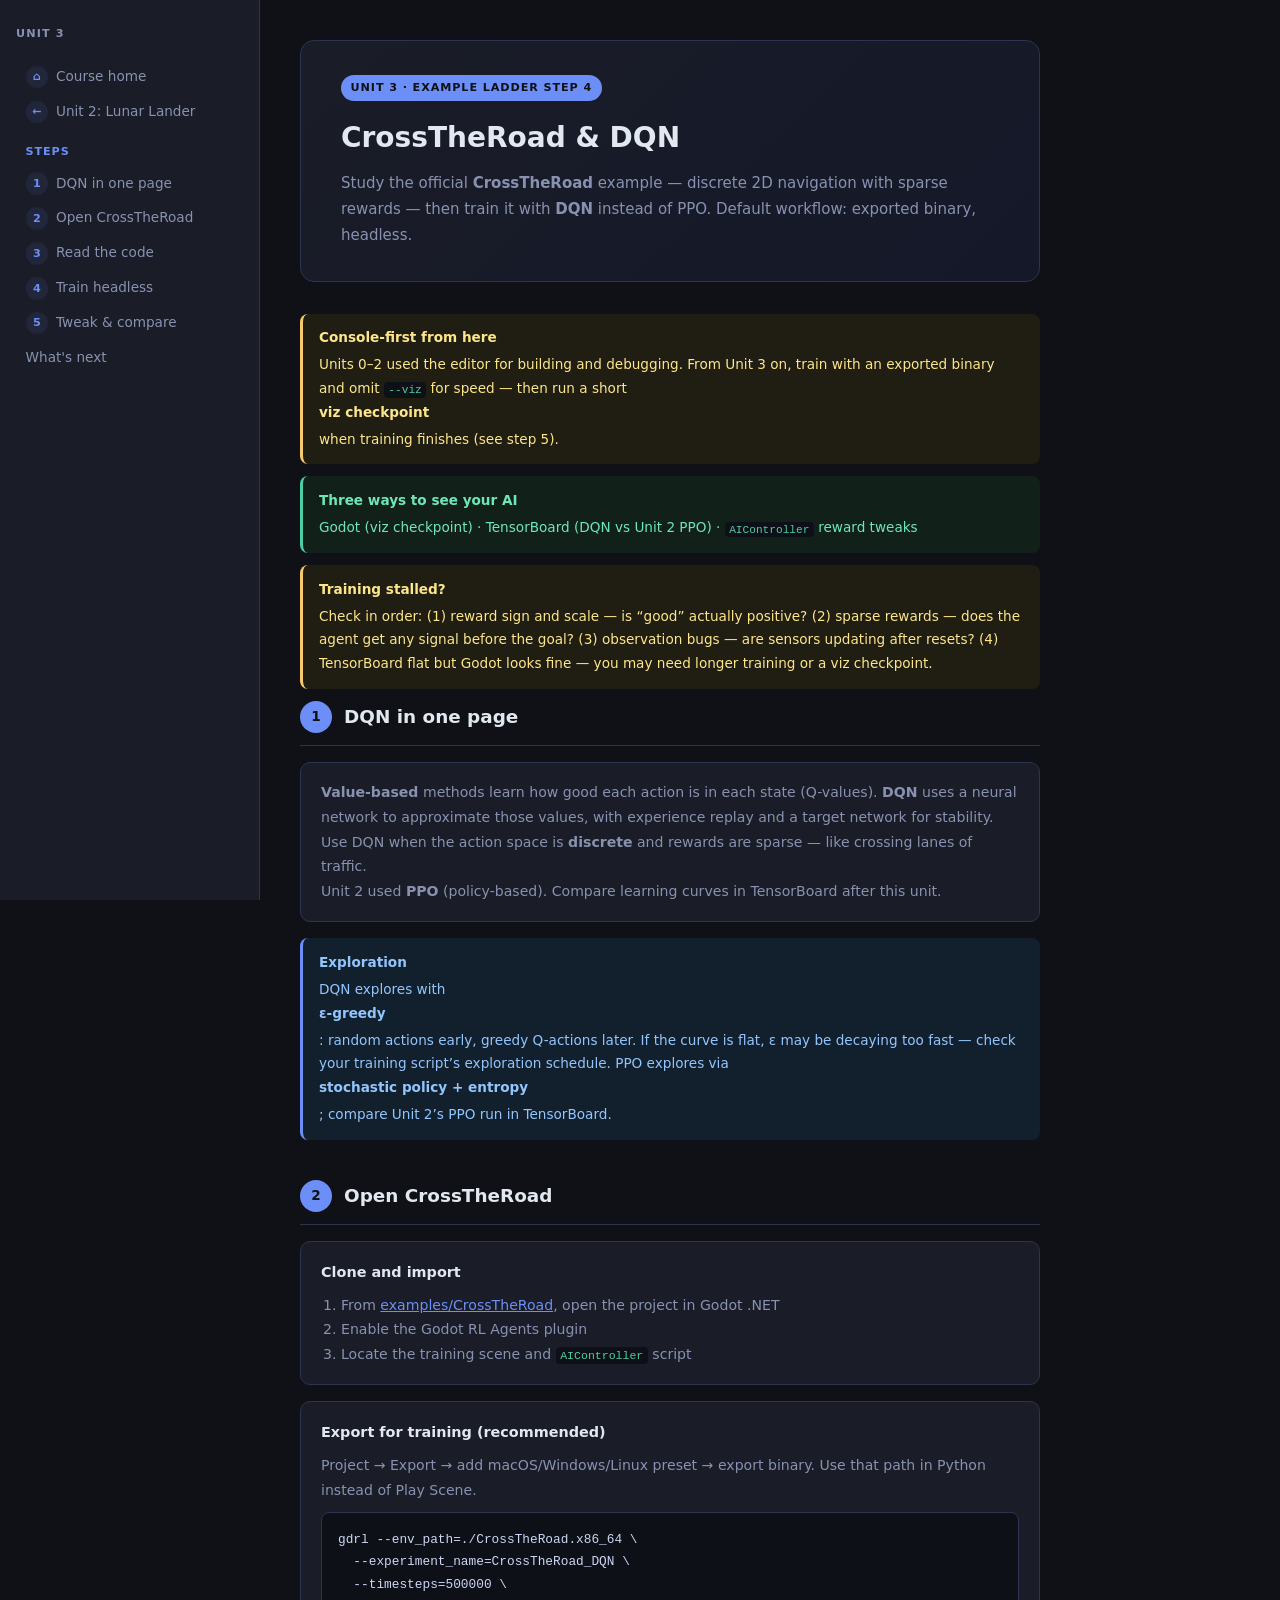
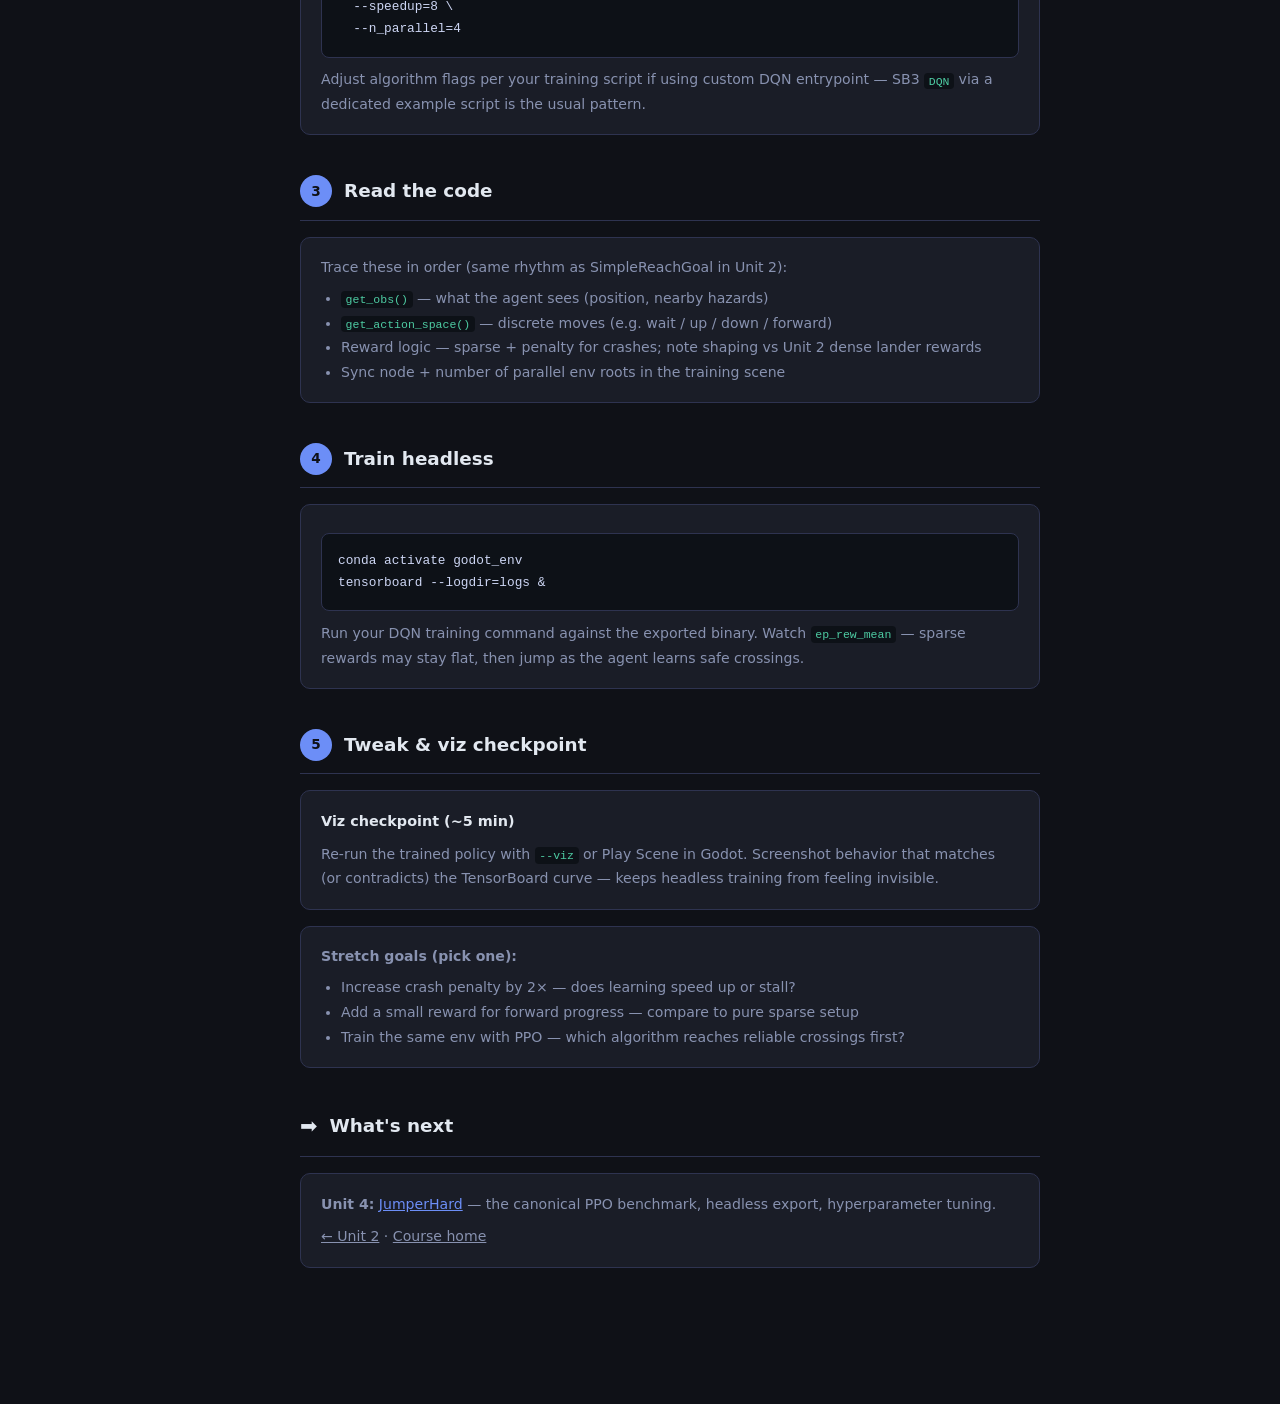
<file: Unit-03.html>
<!DOCTYPE html>
<html lang="en">
<head>
  <meta charset="UTF-8" />
  <meta name="viewport" content="width=device-width, initial-scale=1.0"/>
  <title>Unit 3 → CrossTheRoad &amp; DQN</title>
  <style>
    :root {
      --bg: #0f1117; --surface: #1a1d27; --surface2: #22263a; --border: #2e3350;
      --accent: #6c8ef7; --accent2: #4ecca3; --warn: #f7c86c; --text: #e2e8f0; --muted: #8892b0;
      --code-bg: #0d1117; --code-fg: #cdd6f4;
    }
    *, *::before, *::after { box-sizing: border-box; margin: 0; padding: 0; }
    body { background: var(--bg); color: var(--text); font-family: "Segoe UI", system-ui, sans-serif; font-size: 15px; line-height: 1.75; }
    .layout { display: flex; min-height: 100vh; }
    .sidebar { width: 260px; flex-shrink: 0; background: var(--surface); border-right: 1px solid var(--border); padding: 1.5rem 1rem; position: sticky; top: 0; height: 100vh; overflow-y: auto; }
    .sidebar-title { font-size: 0.7rem; font-weight: 700; letter-spacing: 0.1em; text-transform: uppercase; color: var(--muted); margin-bottom: 1rem; }
    .sidebar nav a { display: flex; align-items: center; gap: 0.5rem; padding: 0.35rem 0.6rem; border-radius: 6px; text-decoration: none; font-size: 0.85rem; color: var(--muted); }
    .sidebar nav a:hover { background: var(--surface2); color: var(--text); }
    .sidebar nav .section-label { font-size: 0.7rem; font-weight: 700; letter-spacing: 0.08em; text-transform: uppercase; color: var(--accent); padding: 0.8rem 0.6rem 0.25rem; }
    .sidebar nav .num { display: inline-flex; align-items: center; justify-content: center; width: 1.4rem; height: 1.4rem; background: var(--surface2); border-radius: 50%; font-size: 0.7rem; font-weight: 700; color: var(--accent); flex-shrink: 0; }
    .content { flex: 1; max-width: 820px; padding: 2.5rem 2.5rem 6rem; }
    .hero { background: linear-gradient(135deg, #1a1d27 0%, #141829 100%); border: 1px solid var(--border); border-radius: 14px; padding: 2rem 2.5rem; margin-bottom: 2rem; }
    .hero .tag { display: inline-block; background: var(--accent); color: #0f1117; font-size: 0.7rem; font-weight: 700; letter-spacing: 0.08em; text-transform: uppercase; padding: 0.2rem 0.6rem; border-radius: 99px; margin-bottom: 0.75rem; }
    .hero h1 { font-size: 1.75rem; font-weight: 800; margin-bottom: 0.5rem; }
    .hero p { color: var(--muted); }
    .section { margin-bottom: 2.5rem; }
    .section-header { display: flex; align-items: center; gap: 0.75rem; margin-bottom: 1rem; padding-bottom: 0.75rem; border-bottom: 1px solid var(--border); }
    .section-num { display: inline-flex; align-items: center; justify-content: center; width: 2rem; height: 2rem; background: var(--accent); color: #0f1117; font-size: 0.85rem; font-weight: 800; border-radius: 50%; }
    .section-header h2 { font-size: 1.15rem; font-weight: 700; }
    .step { background: var(--surface); border: 1px solid var(--border); border-radius: 10px; padding: 1.1rem 1.25rem; margin-bottom: 1rem; }
    .step-title { font-size: 0.9rem; font-weight: 700; margin-bottom: 0.5rem; }
    .step p, .step li { font-size: 0.88rem; color: var(--muted); }
    .step ul, .step ol { padding-left: 1.25rem; margin-top: 0.4rem; }
    pre { background: var(--code-bg); color: var(--code-fg); border: 1px solid var(--border); border-radius: 8px; padding: 1rem; font-family: "JetBrains Mono", monospace; font-size: 0.8rem; overflow-x: auto; margin: 0.6rem 0; }
    code { background: var(--code-bg); color: var(--accent2); padding: 0.15em 0.4em; border-radius: 4px; font-family: "JetBrains Mono", monospace; font-size: 0.82em; }
    pre code { background: none; color: inherit; padding: 0; }
    .callout { border-radius: 8px; padding: 0.8rem 1rem; font-size: 0.85rem; margin: 0.75rem 0; border-left: 3px solid; }
    .callout.tip { background: #12202e; border-color: var(--accent); color: #93c5fd; }
    .callout.warn { background: #201e12; border-color: var(--warn); color: #fde68a; }
    .callout.info { background: #12201a; border-color: var(--accent2); color: #6ee7b7; }
    .callout strong { display: block; margin-bottom: 0.2rem; }
    hr { border: none; border-top: 1px solid var(--border); margin: 2rem 0; }
  </style>
</head>
<body>
<div class="layout">

  <aside class="sidebar">
    <div class="sidebar-title">Unit 3</div>
    <nav>
      <a href="index.html"><span class="num">⌂</span> Course home</a>
      <a href="Unit-02.html"><span class="num">←</span> Unit 2: Lunar Lander</a>
      <div class="section-label">Steps</div>
      <a href="#s1"><span class="num">1</span> DQN in one page</a>
      <a href="#s2"><span class="num">2</span> Open CrossTheRoad</a>
      <a href="#s3"><span class="num">3</span> Read the code</a>
      <a href="#s4"><span class="num">4</span> Train headless</a>
      <a href="#s5"><span class="num">5</span> Tweak &amp; compare</a>
      <a href="#next">What's next</a>
    </nav>
  </aside>

  <main class="content">

    <div class="hero" id="overview">
      <div class="tag">Unit 3 · Example ladder step 4</div>
      <h1>CrossTheRoad &amp; DQN</h1>
      <p>Study the official <strong>CrossTheRoad</strong> example — discrete 2D navigation with sparse rewards —
         then train it with <strong>DQN</strong> instead of PPO. Default workflow: exported binary, headless.</p>
    </div>

    <div class="callout warn">
      <strong>Console-first from here</strong>
      Units 0–2 used the editor for building and debugging. From Unit 3 on, train with an exported binary
      and omit <code>--viz</code> for speed — then run a short <strong>viz checkpoint</strong> when training finishes
      (see step 5).
    </div>

    <div class="callout info">
      <strong>Three ways to see your AI</strong>
      Godot (viz checkpoint) · TensorBoard (DQN vs Unit 2 PPO) · <code>AIController</code> reward tweaks
    </div>

    <div class="callout warn" id="training-stalled">
      <strong>Training stalled?</strong>
      Check in order: (1) reward sign and scale — is “good” actually positive?
      (2) sparse rewards — does the agent get any signal before the goal?
      (3) observation bugs — are sensors updating after resets?
      (4) TensorBoard flat but Godot looks fine — you may need longer training or a viz checkpoint.
    </div>

    <div class="section" id="s1">
      <div class="section-header"><span class="section-num">1</span><h2>DQN in one page</h2></div>
      <div class="step">
        <p><strong>Value-based</strong> methods learn how good each action is in each state (Q-values).
           <strong>DQN</strong> uses a neural network to approximate those values, with experience replay and a target network for stability.</p>
        <p>Use DQN when the action space is <strong>discrete</strong> and rewards are sparse — like crossing lanes of traffic.</p>
        <p>Unit 2 used <strong>PPO</strong> (policy-based). Compare learning curves in TensorBoard after this unit.</p>
      </div>
      <div class="callout tip">
        <strong>Exploration</strong>
        DQN explores with <strong>ε-greedy</strong>: random actions early, greedy Q-actions later.
        If the curve is flat, ε may be decaying too fast — check your training script’s exploration schedule.
        PPO explores via <strong>stochastic policy + entropy</strong>; compare Unit 2’s PPO run in TensorBoard.
      </div>
    </div>

    <div class="section" id="s2">
      <div class="section-header"><span class="section-num">2</span><h2>Open CrossTheRoad</h2></div>
      <div class="step">
        <div class="step-title">Clone and import</div>
        <ol>
          <li>From <a href="https://github.com/edbeeching/godot_rl_agents_examples/tree/main/examples/CrossTheRoad" style="color:var(--accent)">examples/CrossTheRoad</a>, open the project in Godot .NET</li>
          <li>Enable the Godot RL Agents plugin</li>
          <li>Locate the training scene and <code>AIController</code> script</li>
        </ol>
      </div>
      <div class="step">
        <div class="step-title">Export for training (recommended)</div>
        <p>Project → Export → add macOS/Windows/Linux preset → export binary. Use that path in Python instead of Play Scene.</p>
<pre>gdrl --env_path=./CrossTheRoad.x86_64 \
  --experiment_name=CrossTheRoad_DQN \
  --timesteps=500000 \
  --speedup=8 \
  --n_parallel=4</pre>
        <p>Adjust algorithm flags per your training script if using custom DQN entrypoint — SB3 <code>DQN</code> via a dedicated example script is the usual pattern.</p>
      </div>
    </div>

    <div class="section" id="s3">
      <div class="section-header"><span class="section-num">3</span><h2>Read the code</h2></div>
      <div class="step">
        <p>Trace these in order (same rhythm as SimpleReachGoal in Unit 2):</p>
        <ul>
          <li><code>get_obs()</code> — what the agent sees (position, nearby hazards)</li>
          <li><code>get_action_space()</code> — discrete moves (e.g. wait / up / down / forward)</li>
          <li>Reward logic — sparse + penalty for crashes; note shaping vs Unit 2 dense lander rewards</li>
          <li>Sync node + number of parallel env roots in the training scene</li>
        </ul>
      </div>
    </div>

    <div class="section" id="s4">
      <div class="section-header"><span class="section-num">4</span><h2>Train headless</h2></div>
      <div class="step">
<pre>conda activate godot_env
tensorboard --logdir=logs &</pre>
        <p>Run your DQN training command against the exported binary. Watch <code>ep_rew_mean</code> — sparse rewards may stay flat, then jump as the agent learns safe crossings.</p>
      </div>
    </div>

    <div class="section" id="s5">
      <div class="section-header"><span class="section-num">5</span><h2>Tweak &amp; viz checkpoint</h2></div>
      <div class="step">
        <div class="step-title">Viz checkpoint (~5 min)</div>
        <p>Re-run the trained policy with <code>--viz</code> or Play Scene in Godot. Screenshot behavior that matches (or contradicts) the TensorBoard curve — keeps headless training from feeling invisible.</p>
      </div>
      <div class="step">
        <p><strong>Stretch goals (pick one):</strong></p>
        <ul>
          <li>Increase crash penalty by 2× — does learning speed up or stall?</li>
          <li>Add a small reward for forward progress — compare to pure sparse setup</li>
          <li>Train the same env with PPO — which algorithm reaches reliable crossings first?</li>
        </ul>
      </div>
    </div>

    <div class="section" id="next">
      <div class="section-header"><span style="font-size:1.3rem">➡️</span><h2>What's next</h2></div>
      <div class="step">
        <p><strong>Unit 4:</strong> <a href="index.html#units" style="color:var(--accent)">JumperHard</a> — the canonical PPO benchmark, headless export, hyperparameter tuning.</p>
        <p style="margin-top:0.5rem"><a href="Unit-02.html" style="color:var(--muted)">← Unit 2</a> · <a href="index.html" style="color:var(--muted)">Course home</a></p>
      </div>
    </div>

  </main>
</div>
</body>
</html>
</file>
